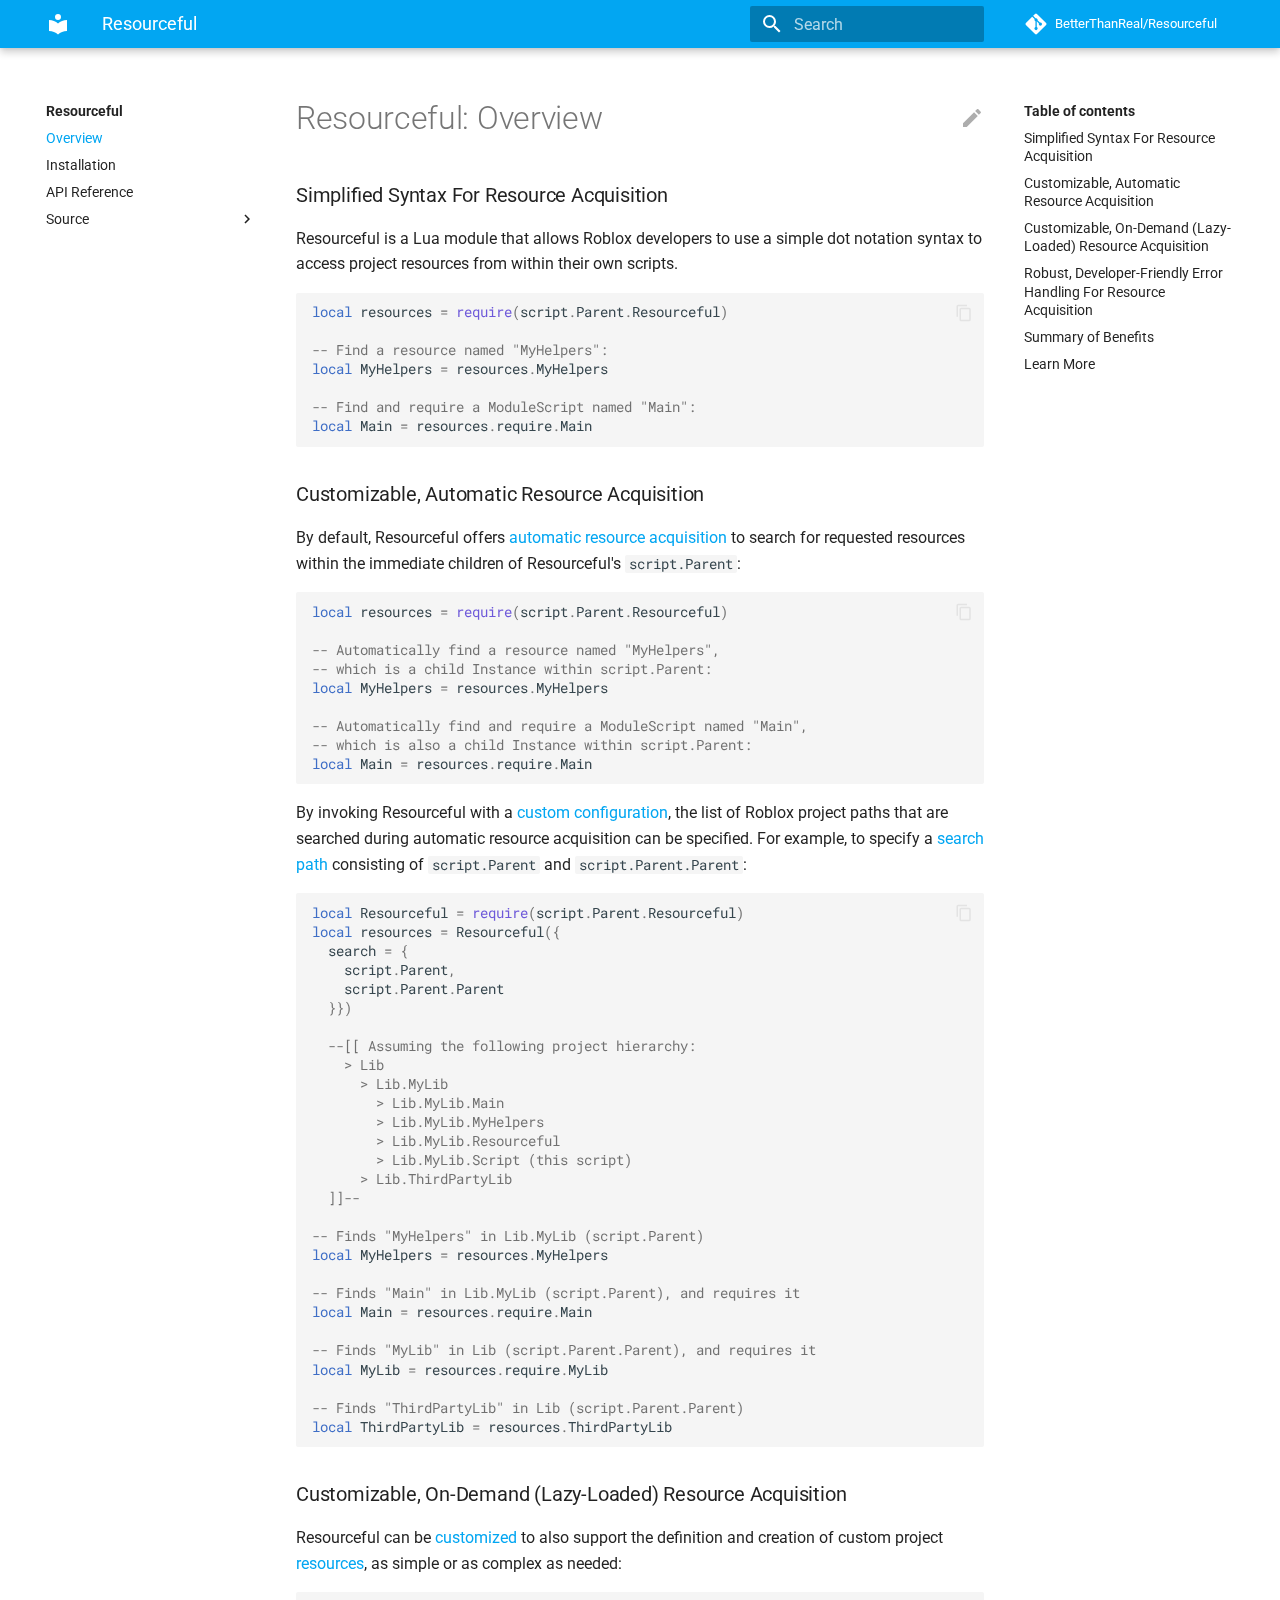
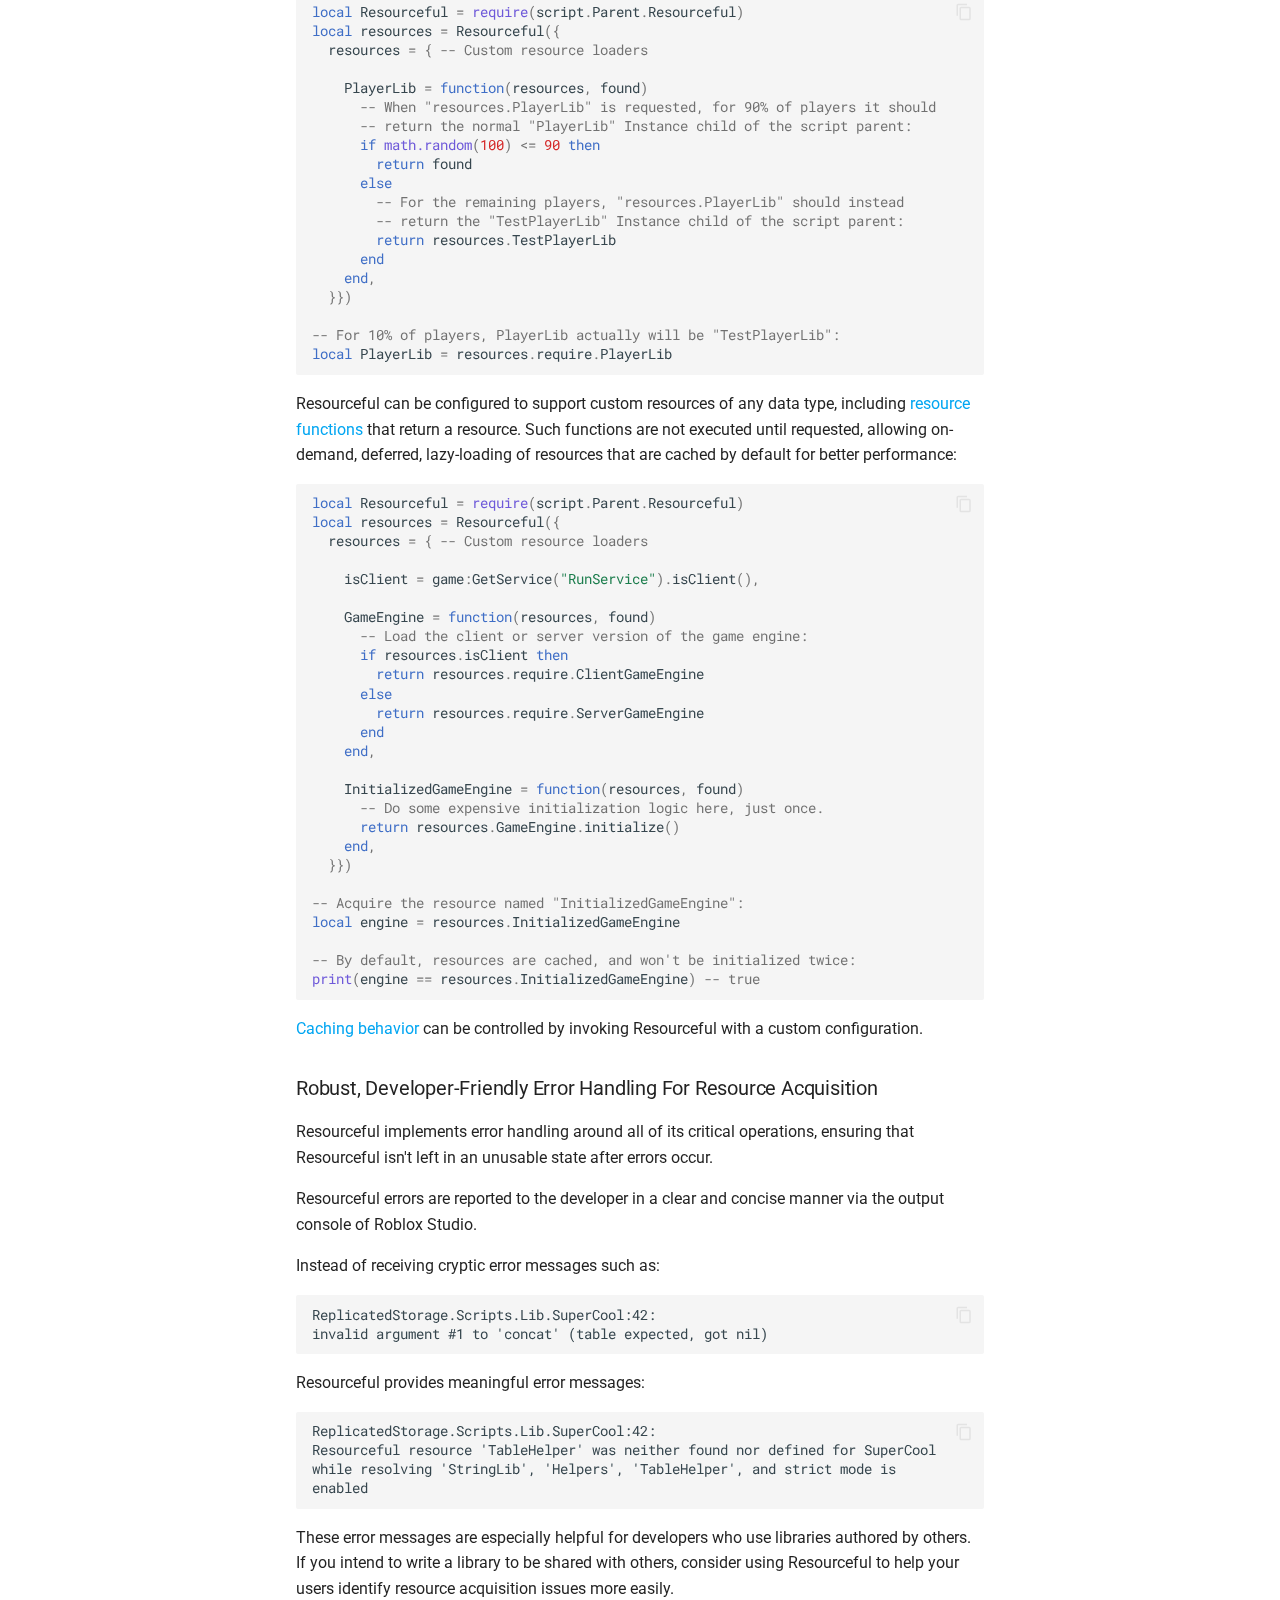
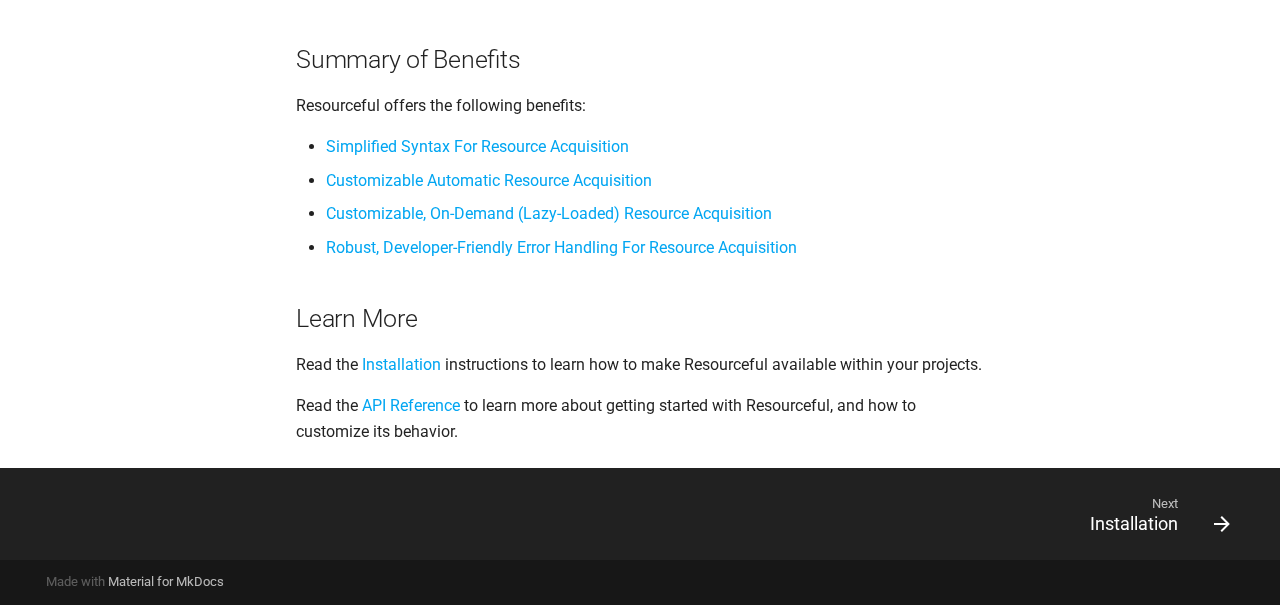
<file: index.html>
<!doctype html>
<html lang="en" class="no-js">
  <head>
    
      <meta charset="utf-8">
      <meta name="viewport" content="width=device-width,initial-scale=1">
      
      
      
      
      <link rel="icon" href="assets/images/favicon.png">
      <meta name="generator" content="mkdocs-1.1.2, mkdocs-material-7.1.3">
    
    
      
        <title>Resourceful</title>
      
    
    
      <link rel="stylesheet" href="assets/stylesheets/main.e35208c4.min.css">
      
        
        <link rel="stylesheet" href="assets/stylesheets/palette.ef6f36e2.min.css">
        
          
          
          <meta name="theme-color" content="#02a6f2">
        
      
    
    
    
      
        
        <link rel="preconnect" href="https://fonts.gstatic.com" crossorigin>
        <link rel="stylesheet" href="https://fonts.googleapis.com/css?family=Roboto:300,400,400i,700%7CRoboto+Mono&display=fallback">
        <style>:root{--md-text-font-family:"Roboto";--md-code-font-family:"Roboto Mono"}</style>
      
    
    
    
      <link rel="stylesheet" href="css/extra.css">
    
    
      
    
    
  </head>
  
  
    
    
    
    
    
    <body dir="ltr" data-md-color-scheme="preference" data-md-color-primary="light-blue" data-md-color-accent="light-blue">
  
    
    <script>function __prefix(e){return new URL(".",location).pathname+"."+e}function __get(e,t=localStorage){return JSON.parse(t.getItem(__prefix(e)))}</script>
    
    <input class="md-toggle" data-md-toggle="drawer" type="checkbox" id="__drawer" autocomplete="off">
    <input class="md-toggle" data-md-toggle="search" type="checkbox" id="__search" autocomplete="off">
    <label class="md-overlay" for="__drawer"></label>
    <div data-md-component="skip">
      
        
        <a href="#resourceful-overview" class="md-skip">
          Skip to content
        </a>
      
    </div>
    <div data-md-component="announce">
      
    </div>
    
      <header class="md-header" data-md-component="header">
  <nav class="md-header__inner md-grid" aria-label="Header">
    <a href="." title="Resourceful" class="md-header__button md-logo" aria-label="Resourceful" data-md-component="logo">
      
  
  <svg xmlns="http://www.w3.org/2000/svg" viewBox="0 0 24 24"><path d="M12 8a3 3 0 0 0 3-3 3 3 0 0 0-3-3 3 3 0 0 0-3 3 3 3 0 0 0 3 3m0 3.54C9.64 9.35 6.5 8 3 8v11c3.5 0 6.64 1.35 9 3.54 2.36-2.19 5.5-3.54 9-3.54V8c-3.5 0-6.64 1.35-9 3.54z"/></svg>

    </a>
    <label class="md-header__button md-icon" for="__drawer">
      <svg xmlns="http://www.w3.org/2000/svg" viewBox="0 0 24 24"><path d="M3 6h18v2H3V6m0 5h18v2H3v-2m0 5h18v2H3v-2z"/></svg>
    </label>
    <div class="md-header__title" data-md-component="header-title">
      <div class="md-header__ellipsis">
        <div class="md-header__topic">
          <span class="md-ellipsis">
            Resourceful
          </span>
        </div>
        <div class="md-header__topic" data-md-component="header-topic">
          <span class="md-ellipsis">
            
              Overview
            
          </span>
        </div>
      </div>
    </div>
    
    
    
      <label class="md-header__button md-icon" for="__search">
        <svg xmlns="http://www.w3.org/2000/svg" viewBox="0 0 24 24"><path d="M9.5 3A6.5 6.5 0 0 1 16 9.5c0 1.61-.59 3.09-1.56 4.23l.27.27h.79l5 5-1.5 1.5-5-5v-.79l-.27-.27A6.516 6.516 0 0 1 9.5 16 6.5 6.5 0 0 1 3 9.5 6.5 6.5 0 0 1 9.5 3m0 2C7 5 5 7 5 9.5S7 14 9.5 14 14 12 14 9.5 12 5 9.5 5z"/></svg>
      </label>
      
<div class="md-search" data-md-component="search" role="dialog">
  <label class="md-search__overlay" for="__search"></label>
  <div class="md-search__inner" role="search">
    <form class="md-search__form" name="search">
      <input type="text" class="md-search__input" name="query" aria-label="Search" placeholder="Search" autocapitalize="off" autocorrect="off" autocomplete="off" spellcheck="false" data-md-component="search-query" data-md-state="active" required>
      <label class="md-search__icon md-icon" for="__search">
        <svg xmlns="http://www.w3.org/2000/svg" viewBox="0 0 24 24"><path d="M9.5 3A6.5 6.5 0 0 1 16 9.5c0 1.61-.59 3.09-1.56 4.23l.27.27h.79l5 5-1.5 1.5-5-5v-.79l-.27-.27A6.516 6.516 0 0 1 9.5 16 6.5 6.5 0 0 1 3 9.5 6.5 6.5 0 0 1 9.5 3m0 2C7 5 5 7 5 9.5S7 14 9.5 14 14 12 14 9.5 12 5 9.5 5z"/></svg>
        <svg xmlns="http://www.w3.org/2000/svg" viewBox="0 0 24 24"><path d="M20 11v2H8l5.5 5.5-1.42 1.42L4.16 12l7.92-7.92L13.5 5.5 8 11h12z"/></svg>
      </label>
      <button type="reset" class="md-search__icon md-icon" aria-label="Clear" tabindex="-1">
        <svg xmlns="http://www.w3.org/2000/svg" viewBox="0 0 24 24"><path d="M19 6.41 17.59 5 12 10.59 6.41 5 5 6.41 10.59 12 5 17.59 6.41 19 12 13.41 17.59 19 19 17.59 13.41 12 19 6.41z"/></svg>
      </button>
    </form>
    <div class="md-search__output">
      <div class="md-search__scrollwrap" data-md-scrollfix>
        <div class="md-search-result" data-md-component="search-result">
          <div class="md-search-result__meta">
            Initializing search
          </div>
          <ol class="md-search-result__list"></ol>
        </div>
      </div>
    </div>
  </div>
</div>
    
    
      <div class="md-header__source">
        
<a href="https://github.com/BetterThanReal/Resourceful/" title="Go to repository" class="md-source" data-md-component="source">
  <div class="md-source__icon md-icon">
    
    <svg xmlns="http://www.w3.org/2000/svg" viewBox="0 0 448 512"><path d="M439.55 236.05 244 40.45a28.87 28.87 0 0 0-40.81 0l-40.66 40.63 51.52 51.52c27.06-9.14 52.68 16.77 43.39 43.68l49.66 49.66c34.23-11.8 61.18 31 35.47 56.69-26.49 26.49-70.21-2.87-56-37.34L240.22 199v121.85c25.3 12.54 22.26 41.85 9.08 55a34.34 34.34 0 0 1-48.55 0c-17.57-17.6-11.07-46.91 11.25-56v-123c-20.8-8.51-24.6-30.74-18.64-45L142.57 101 8.45 235.14a28.86 28.86 0 0 0 0 40.81l195.61 195.6a28.86 28.86 0 0 0 40.8 0l194.69-194.69a28.86 28.86 0 0 0 0-40.81z"/></svg>
  </div>
  <div class="md-source__repository">
    BetterThanReal/Resourceful
  </div>
</a>
      </div>
    
  </nav>
</header>
    
    <div class="md-container" data-md-component="container">
      
      
        
      
      <main class="md-main" data-md-component="main">
        <div class="md-main__inner md-grid">
          
            
              
              <div class="md-sidebar md-sidebar--primary" data-md-component="sidebar" data-md-type="navigation" >
                <div class="md-sidebar__scrollwrap">
                  <div class="md-sidebar__inner">
                    


<nav class="md-nav md-nav--primary" aria-label="Navigation" data-md-level="0">
  <label class="md-nav__title" for="__drawer">
    <a href="." title="Resourceful" class="md-nav__button md-logo" aria-label="Resourceful" data-md-component="logo">
      
  
  <svg xmlns="http://www.w3.org/2000/svg" viewBox="0 0 24 24"><path d="M12 8a3 3 0 0 0 3-3 3 3 0 0 0-3-3 3 3 0 0 0-3 3 3 3 0 0 0 3 3m0 3.54C9.64 9.35 6.5 8 3 8v11c3.5 0 6.64 1.35 9 3.54 2.36-2.19 5.5-3.54 9-3.54V8c-3.5 0-6.64 1.35-9 3.54z"/></svg>

    </a>
    Resourceful
  </label>
  
    <div class="md-nav__source">
      
<a href="https://github.com/BetterThanReal/Resourceful/" title="Go to repository" class="md-source" data-md-component="source">
  <div class="md-source__icon md-icon">
    
    <svg xmlns="http://www.w3.org/2000/svg" viewBox="0 0 448 512"><path d="M439.55 236.05 244 40.45a28.87 28.87 0 0 0-40.81 0l-40.66 40.63 51.52 51.52c27.06-9.14 52.68 16.77 43.39 43.68l49.66 49.66c34.23-11.8 61.18 31 35.47 56.69-26.49 26.49-70.21-2.87-56-37.34L240.22 199v121.85c25.3 12.54 22.26 41.85 9.08 55a34.34 34.34 0 0 1-48.55 0c-17.57-17.6-11.07-46.91 11.25-56v-123c-20.8-8.51-24.6-30.74-18.64-45L142.57 101 8.45 235.14a28.86 28.86 0 0 0 0 40.81l195.61 195.6a28.86 28.86 0 0 0 40.8 0l194.69-194.69a28.86 28.86 0 0 0 0-40.81z"/></svg>
  </div>
  <div class="md-source__repository">
    BetterThanReal/Resourceful
  </div>
</a>
    </div>
  
  <ul class="md-nav__list" data-md-scrollfix>
    
      
      
      

  
  
    
  
  
    <li class="md-nav__item md-nav__item--active">
      
      <input class="md-nav__toggle md-toggle" data-md-toggle="toc" type="checkbox" id="__toc">
      
      
        
      
      
        <label class="md-nav__link md-nav__link--active" for="__toc">
          Overview
          <span class="md-nav__icon md-icon"></span>
        </label>
      
      <a href="." class="md-nav__link md-nav__link--active">
        Overview
      </a>
      
        
<nav class="md-nav md-nav--secondary" aria-label="Table of contents">
  
  
  
    
  
  
    <label class="md-nav__title" for="__toc">
      <span class="md-nav__icon md-icon"></span>
      Table of contents
    </label>
    <ul class="md-nav__list" data-md-component="toc" data-md-scrollfix>
      
        <li class="md-nav__item">
  <a href="#simplified-syntax-for-resource-acquisition" class="md-nav__link">
    Simplified Syntax For Resource Acquisition
  </a>
  
</li>
      
        <li class="md-nav__item">
  <a href="#customizable-automatic-resource-acquisition" class="md-nav__link">
    Customizable, Automatic Resource Acquisition
  </a>
  
</li>
      
        <li class="md-nav__item">
  <a href="#customizable-on-demand-lazy-loaded-resource-acquisition" class="md-nav__link">
    Customizable, On-Demand (Lazy-Loaded) Resource Acquisition
  </a>
  
</li>
      
        <li class="md-nav__item">
  <a href="#robust-developer-friendly-error-handling-for-resource-acquisition" class="md-nav__link">
    Robust, Developer-Friendly Error Handling For Resource Acquisition
  </a>
  
</li>
      
        <li class="md-nav__item">
  <a href="#summary-of-benefits" class="md-nav__link">
    Summary of Benefits
  </a>
  
</li>
      
        <li class="md-nav__item">
  <a href="#learn-more" class="md-nav__link">
    Learn More
  </a>
  
</li>
      
    </ul>
  
</nav>
      
    </li>
  

    
      
      
      

  
  
  
    <li class="md-nav__item">
      <a href="installation/" class="md-nav__link">
        Installation
      </a>
    </li>
  

    
      
      
      

  
  
  
    <li class="md-nav__item">
      <a href="api-reference/" class="md-nav__link">
        API Reference
      </a>
    </li>
  

    
      
      
      

  
  
  
    
    <li class="md-nav__item md-nav__item--nested">
      
      
        <input class="md-nav__toggle md-toggle" data-md-toggle="__nav_4" type="checkbox" id="__nav_4" >
      
      <label class="md-nav__link" for="__nav_4">
        Source
        <span class="md-nav__icon md-icon"></span>
      </label>
      <nav class="md-nav" aria-label="Source" data-md-level="1">
        <label class="md-nav__title" for="__nav_4">
          <span class="md-nav__icon md-icon"></span>
          Source
        </label>
        <ul class="md-nav__list" data-md-scrollfix>
          
            
  
  
  
    <li class="md-nav__item">
      <a href="changelog/" class="md-nav__link">
        Changelog
      </a>
    </li>
  

          
            
  
  
  
    <li class="md-nav__item">
      <a href="license/" class="md-nav__link">
        License
      </a>
    </li>
  

          
        </ul>
      </nav>
    </li>
  

    
  </ul>
</nav>
                  </div>
                </div>
              </div>
            
            
              
              <div class="md-sidebar md-sidebar--secondary" data-md-component="sidebar" data-md-type="toc" >
                <div class="md-sidebar__scrollwrap">
                  <div class="md-sidebar__inner">
                    
<nav class="md-nav md-nav--secondary" aria-label="Table of contents">
  
  
  
    
  
  
    <label class="md-nav__title" for="__toc">
      <span class="md-nav__icon md-icon"></span>
      Table of contents
    </label>
    <ul class="md-nav__list" data-md-component="toc" data-md-scrollfix>
      
        <li class="md-nav__item">
  <a href="#simplified-syntax-for-resource-acquisition" class="md-nav__link">
    Simplified Syntax For Resource Acquisition
  </a>
  
</li>
      
        <li class="md-nav__item">
  <a href="#customizable-automatic-resource-acquisition" class="md-nav__link">
    Customizable, Automatic Resource Acquisition
  </a>
  
</li>
      
        <li class="md-nav__item">
  <a href="#customizable-on-demand-lazy-loaded-resource-acquisition" class="md-nav__link">
    Customizable, On-Demand (Lazy-Loaded) Resource Acquisition
  </a>
  
</li>
      
        <li class="md-nav__item">
  <a href="#robust-developer-friendly-error-handling-for-resource-acquisition" class="md-nav__link">
    Robust, Developer-Friendly Error Handling For Resource Acquisition
  </a>
  
</li>
      
        <li class="md-nav__item">
  <a href="#summary-of-benefits" class="md-nav__link">
    Summary of Benefits
  </a>
  
</li>
      
        <li class="md-nav__item">
  <a href="#learn-more" class="md-nav__link">
    Learn More
  </a>
  
</li>
      
    </ul>
  
</nav>
                  </div>
                </div>
              </div>
            
          
          <div class="md-content" data-md-component="content">
            <article class="md-content__inner md-typeset">
              
                
                  <a href="https://github.com/BetterThanReal/Resourceful/edit/master/docs/index.md" title="Edit this page" class="md-content__button md-icon">
                    <svg xmlns="http://www.w3.org/2000/svg" viewBox="0 0 24 24"><path d="M20.71 7.04c.39-.39.39-1.04 0-1.41l-2.34-2.34c-.37-.39-1.02-.39-1.41 0l-1.84 1.83 3.75 3.75M3 17.25V21h3.75L17.81 9.93l-3.75-3.75L3 17.25z"/></svg>
                  </a>
                
                
                <h1 id="resourceful-overview">Resourceful: Overview<a class="headerlink" href="#resourceful-overview" title="Permanent link">&para;</a></h1>
<h3 id="simplified-syntax-for-resource-acquisition">Simplified Syntax For Resource Acquisition<a class="headerlink" href="#simplified-syntax-for-resource-acquisition" title="Permanent link">&para;</a></h3>
<p>Resourceful is a Lua module that allows Roblox developers to use a simple
dot notation syntax to access project resources from within their own scripts.</p>
<div class="highlight"><pre><span></span><code><span class="kd">local</span> <span class="n">resources</span> <span class="o">=</span> <span class="nb">require</span><span class="p">(</span><span class="n">script</span><span class="p">.</span><span class="n">Parent</span><span class="p">.</span><span class="n">Resourceful</span><span class="p">)</span>

<span class="c1">-- Find a resource named &quot;MyHelpers&quot;:</span>
<span class="kd">local</span> <span class="n">MyHelpers</span> <span class="o">=</span> <span class="n">resources</span><span class="p">.</span><span class="n">MyHelpers</span>

<span class="c1">-- Find and require a ModuleScript named &quot;Main&quot;:</span>
<span class="kd">local</span> <span class="n">Main</span> <span class="o">=</span> <span class="n">resources</span><span class="p">.</span><span class="n">require</span><span class="p">.</span><span class="n">Main</span>
</code></pre></div>
<h3 id="customizable-automatic-resource-acquisition">Customizable, Automatic Resource Acquisition<a class="headerlink" href="#customizable-automatic-resource-acquisition" title="Permanent link">&para;</a></h3>
<p>By default, Resourceful offers
<a href="api-reference/#automatic-resource-acquisition" title="API Reference: Automatic Resource Acquisition">automatic resource acquisition</a> to search
for requested resources within the immediate children of Resourceful's
<code>script.Parent</code>:</p>
<div class="highlight"><pre><span></span><code><span class="kd">local</span> <span class="n">resources</span> <span class="o">=</span> <span class="nb">require</span><span class="p">(</span><span class="n">script</span><span class="p">.</span><span class="n">Parent</span><span class="p">.</span><span class="n">Resourceful</span><span class="p">)</span>

<span class="c1">-- Automatically find a resource named &quot;MyHelpers&quot;,</span>
<span class="c1">-- which is a child Instance within script.Parent:</span>
<span class="kd">local</span> <span class="n">MyHelpers</span> <span class="o">=</span> <span class="n">resources</span><span class="p">.</span><span class="n">MyHelpers</span>

<span class="c1">-- Automatically find and require a ModuleScript named &quot;Main&quot;,</span>
<span class="c1">-- which is also a child Instance within script.Parent:</span>
<span class="kd">local</span> <span class="n">Main</span> <span class="o">=</span> <span class="n">resources</span><span class="p">.</span><span class="n">require</span><span class="p">.</span><span class="n">Main</span>
</code></pre></div>
<p>By invoking Resourceful with a <a href="api-reference/#function-resourceful" title="API Reference: Function: Resourceful()">custom configuration</a>,
the list of Roblox project paths that are searched during automatic resource
acquisition can be specified.  For example, to specify a
<a href="api-reference/#config-property-search" title="API Reference: config Property: search">search path</a> consisting of <code>script.Parent</code> and
<code>script.Parent.Parent</code>:</p>
<div class="highlight"><pre><span></span><code><span class="kd">local</span> <span class="n">Resourceful</span> <span class="o">=</span> <span class="nb">require</span><span class="p">(</span><span class="n">script</span><span class="p">.</span><span class="n">Parent</span><span class="p">.</span><span class="n">Resourceful</span><span class="p">)</span>
<span class="kd">local</span> <span class="n">resources</span> <span class="o">=</span> <span class="n">Resourceful</span><span class="p">({</span>
  <span class="n">search</span> <span class="o">=</span> <span class="p">{</span>
    <span class="n">script</span><span class="p">.</span><span class="n">Parent</span><span class="p">,</span>
    <span class="n">script</span><span class="p">.</span><span class="n">Parent</span><span class="p">.</span><span class="n">Parent</span>
  <span class="p">}})</span>

  <span class="cm">--[[ Assuming the following project hierarchy:</span>
<span class="cm">    &gt; Lib</span>
<span class="cm">      &gt; Lib.MyLib</span>
<span class="cm">        &gt; Lib.MyLib.Main</span>
<span class="cm">        &gt; Lib.MyLib.MyHelpers</span>
<span class="cm">        &gt; Lib.MyLib.Resourceful</span>
<span class="cm">        &gt; Lib.MyLib.Script (this script)</span>
<span class="cm">      &gt; Lib.ThirdPartyLib</span>
<span class="cm">  ]]</span><span class="c1">--</span>

<span class="c1">-- Finds &quot;MyHelpers&quot; in Lib.MyLib (script.Parent)</span>
<span class="kd">local</span> <span class="n">MyHelpers</span> <span class="o">=</span> <span class="n">resources</span><span class="p">.</span><span class="n">MyHelpers</span>

<span class="c1">-- Finds &quot;Main&quot; in Lib.MyLib (script.Parent), and requires it</span>
<span class="kd">local</span> <span class="n">Main</span> <span class="o">=</span> <span class="n">resources</span><span class="p">.</span><span class="n">require</span><span class="p">.</span><span class="n">Main</span>

<span class="c1">-- Finds &quot;MyLib&quot; in Lib (script.Parent.Parent), and requires it</span>
<span class="kd">local</span> <span class="n">MyLib</span> <span class="o">=</span> <span class="n">resources</span><span class="p">.</span><span class="n">require</span><span class="p">.</span><span class="n">MyLib</span>

<span class="c1">-- Finds &quot;ThirdPartyLib&quot; in Lib (script.Parent.Parent)</span>
<span class="kd">local</span> <span class="n">ThirdPartyLib</span> <span class="o">=</span> <span class="n">resources</span><span class="p">.</span><span class="n">ThirdPartyLib</span>
</code></pre></div>
<h3 id="customizable-on-demand-lazy-loaded-resource-acquisition">Customizable, On-Demand (Lazy-Loaded) Resource Acquisition<a class="headerlink" href="#customizable-on-demand-lazy-loaded-resource-acquisition" title="Permanent link">&para;</a></h3>
<p>Resourceful can be <a href="api-reference/#function-resourceful" title="API Reference: Function: Resourceful()">customized</a> to also support the
definition and creation of custom project
<a href="api-reference/#config-property-resources" title="API Reference: config Property: resources">resources</a>, as simple or as complex as needed:</p>
<div class="highlight"><pre><span></span><code><span class="kd">local</span> <span class="n">Resourceful</span> <span class="o">=</span> <span class="nb">require</span><span class="p">(</span><span class="n">script</span><span class="p">.</span><span class="n">Parent</span><span class="p">.</span><span class="n">Resourceful</span><span class="p">)</span>
<span class="kd">local</span> <span class="n">resources</span> <span class="o">=</span> <span class="n">Resourceful</span><span class="p">({</span>
  <span class="n">resources</span> <span class="o">=</span> <span class="p">{</span> <span class="c1">-- Custom resource loaders</span>

    <span class="n">PlayerLib</span> <span class="o">=</span> <span class="kr">function</span><span class="p">(</span><span class="n">resources</span><span class="p">,</span> <span class="n">found</span><span class="p">)</span>
      <span class="c1">-- When &quot;resources.PlayerLib&quot; is requested, for 90% of players it should</span>
      <span class="c1">-- return the normal &quot;PlayerLib&quot; Instance child of the script parent:</span>
      <span class="kr">if</span> <span class="nb">math.random</span><span class="p">(</span><span class="mi">100</span><span class="p">)</span> <span class="o">&lt;=</span> <span class="mi">90</span> <span class="kr">then</span>
        <span class="kr">return</span> <span class="n">found</span>
      <span class="kr">else</span>
        <span class="c1">-- For the remaining players, &quot;resources.PlayerLib&quot; should instead</span>
        <span class="c1">-- return the &quot;TestPlayerLib&quot; Instance child of the script parent:</span>
        <span class="kr">return</span> <span class="n">resources</span><span class="p">.</span><span class="n">TestPlayerLib</span>
      <span class="kr">end</span>
    <span class="kr">end</span><span class="p">,</span>
  <span class="p">}})</span>

<span class="c1">-- For 10% of players, PlayerLib actually will be &quot;TestPlayerLib&quot;:</span>
<span class="kd">local</span> <span class="n">PlayerLib</span> <span class="o">=</span> <span class="n">resources</span><span class="p">.</span><span class="n">require</span><span class="p">.</span><span class="n">PlayerLib</span>
</code></pre></div>
<p>Resourceful can be configured to support custom resources of any data type,
including <a href="api-reference/#resource-functions" title="API Reference: Resource Functions">resource functions</a> that return a resource.
Such functions are not executed until requested, allowing on-demand, deferred,
lazy-loading of resources that are cached by default for better performance:</p>
<div class="highlight"><pre><span></span><code><span class="kd">local</span> <span class="n">Resourceful</span> <span class="o">=</span> <span class="nb">require</span><span class="p">(</span><span class="n">script</span><span class="p">.</span><span class="n">Parent</span><span class="p">.</span><span class="n">Resourceful</span><span class="p">)</span>
<span class="kd">local</span> <span class="n">resources</span> <span class="o">=</span> <span class="n">Resourceful</span><span class="p">({</span>
  <span class="n">resources</span> <span class="o">=</span> <span class="p">{</span> <span class="c1">-- Custom resource loaders</span>

    <span class="n">isClient</span> <span class="o">=</span> <span class="n">game</span><span class="p">:</span><span class="n">GetService</span><span class="p">(</span><span class="s2">&quot;RunService&quot;</span><span class="p">).</span><span class="n">isClient</span><span class="p">(),</span>

    <span class="n">GameEngine</span> <span class="o">=</span> <span class="kr">function</span><span class="p">(</span><span class="n">resources</span><span class="p">,</span> <span class="n">found</span><span class="p">)</span>
      <span class="c1">-- Load the client or server version of the game engine:</span>
      <span class="kr">if</span> <span class="n">resources</span><span class="p">.</span><span class="n">isClient</span> <span class="kr">then</span>
        <span class="kr">return</span> <span class="n">resources</span><span class="p">.</span><span class="n">require</span><span class="p">.</span><span class="n">ClientGameEngine</span>
      <span class="kr">else</span>
        <span class="kr">return</span> <span class="n">resources</span><span class="p">.</span><span class="n">require</span><span class="p">.</span><span class="n">ServerGameEngine</span>
      <span class="kr">end</span>
    <span class="kr">end</span><span class="p">,</span>

    <span class="n">InitializedGameEngine</span> <span class="o">=</span> <span class="kr">function</span><span class="p">(</span><span class="n">resources</span><span class="p">,</span> <span class="n">found</span><span class="p">)</span>
      <span class="c1">-- Do some expensive initialization logic here, just once.</span>
      <span class="kr">return</span> <span class="n">resources</span><span class="p">.</span><span class="n">GameEngine</span><span class="p">.</span><span class="n">initialize</span><span class="p">()</span>
    <span class="kr">end</span><span class="p">,</span>
  <span class="p">}})</span>

<span class="c1">-- Acquire the resource named &quot;InitializedGameEngine&quot;:</span>
<span class="kd">local</span> <span class="n">engine</span> <span class="o">=</span> <span class="n">resources</span><span class="p">.</span><span class="n">InitializedGameEngine</span>

<span class="c1">-- By default, resources are cached, and won&#39;t be initialized twice:</span>
<span class="nb">print</span><span class="p">(</span><span class="n">engine</span> <span class="o">==</span> <span class="n">resources</span><span class="p">.</span><span class="n">InitializedGameEngine</span><span class="p">)</span> <span class="c1">-- true</span>
</code></pre></div>
<p><a href="api-reference/#config-property-iscached" title="API Reference: config Property: isCached">Caching behavior</a> can be controlled by invoking
Resourceful with a custom configuration.</p>
<h3 id="robust-developer-friendly-error-handling-for-resource-acquisition">Robust, Developer-Friendly Error Handling For Resource Acquisition<a class="headerlink" href="#robust-developer-friendly-error-handling-for-resource-acquisition" title="Permanent link">&para;</a></h3>
<p>Resourceful implements error handling around all of its critical operations,
ensuring that Resourceful isn't left in an unusable state after errors occur.</p>
<p>Resourceful errors are reported to the developer in a clear and concise manner
via the output console of Roblox Studio.</p>
<p>Instead of receiving cryptic error messages such as:</p>
<div class="highlight"><pre><span></span><code>ReplicatedStorage.Scripts.Lib.SuperCool:42:
invalid argument #1 to &#39;concat&#39; (table expected, got nil)
</code></pre></div>
<p>Resourceful provides meaningful error messages:</p>
<div class="highlight"><pre><span></span><code>ReplicatedStorage.Scripts.Lib.SuperCool:42:
Resourceful resource &#39;TableHelper&#39; was neither found nor defined for SuperCool
while resolving &#39;StringLib&#39;, &#39;Helpers&#39;, &#39;TableHelper&#39;, and strict mode is
enabled  
</code></pre></div>
<p>These error messages are especially helpful for developers who use libraries
authored by others.  If you intend to write a library to be shared with
others, consider using Resourceful to help your users identify resource
acquisition issues more easily.</p>
<h2 id="summary-of-benefits">Summary of Benefits<a class="headerlink" href="#summary-of-benefits" title="Permanent link">&para;</a></h2>
<p>Resourceful offers the following benefits:</p>
<ul>
<li><a href="#simplified-syntax-for-resource-acquisition">Simplified Syntax For Resource Acquisition</a></li>
<li><a href="#customizable-automatic-resource-acquisition">Customizable Automatic Resource Acquisition</a></li>
<li><a href="#customizable-on-demand-lazy-loaded-resource-acquisition">Customizable, On-Demand (Lazy-Loaded) Resource Acquisition</a></li>
<li><a href="#robust-developer-friendly-error-handling-for-resource-acquisition">Robust, Developer-Friendly Error Handling For Resource Acquisition</a></li>
</ul>
<h2 id="learn-more">Learn More<a class="headerlink" href="#learn-more" title="Permanent link">&para;</a></h2>
<p>Read the <a href="installation/" title="Installation">Installation</a> instructions to learn how to make Resourceful
available within your projects.</p>
<p>Read the <a href="api-reference/" title="API Reference">API Reference</a> to learn more about getting started with
Resourceful, and how to customize its behavior.</p>
                
              
              
                


              
            </article>
          </div>
        </div>
        
      </main>
      
        
<footer class="md-footer">
  
    <nav class="md-footer__inner md-grid" aria-label="Footer">
      
      
        <a href="installation/" class="md-footer__link md-footer__link--next" rel="next">
          <div class="md-footer__title">
            <div class="md-ellipsis">
              <span class="md-footer__direction">
                Next
              </span>
              Installation
            </div>
          </div>
          <div class="md-footer__button md-icon">
            <svg xmlns="http://www.w3.org/2000/svg" viewBox="0 0 24 24"><path d="M4 11v2h12l-5.5 5.5 1.42 1.42L19.84 12l-7.92-7.92L10.5 5.5 16 11H4z"/></svg>
          </div>
        </a>
      
    </nav>
  
  <div class="md-footer-meta md-typeset">
    <div class="md-footer-meta__inner md-grid">
      <div class="md-footer-copyright">
        
        Made with
        <a href="https://squidfunk.github.io/mkdocs-material/" target="_blank" rel="noopener">
          Material for MkDocs
        </a>
        
      </div>
      
    </div>
  </div>
</footer>
      
    </div>
    <div class="md-dialog" data-md-component="dialog">
      <div class="md-dialog__inner md-typeset"></div>
    </div>
    <script id="__config" type="application/json">{"base": ".", "features": [], "translations": {"clipboard.copy": "Copy to clipboard", "clipboard.copied": "Copied to clipboard", "search.config.lang": "en", "search.config.pipeline": "trimmer, stopWordFilter", "search.config.separator": "[\\s\\-]+", "search.placeholder": "Search", "search.result.placeholder": "Type to start searching", "search.result.none": "No matching documents", "search.result.one": "1 matching document", "search.result.other": "# matching documents", "search.result.more.one": "1 more on this page", "search.result.more.other": "# more on this page", "search.result.term.missing": "Missing"}, "search": "assets/javascripts/workers/search.fe42c31b.min.js", "version": null}</script>
    
    
      <script src="assets/javascripts/bundle.4ea5477f.min.js"></script>
      
    
  </body>
</html>
</file>
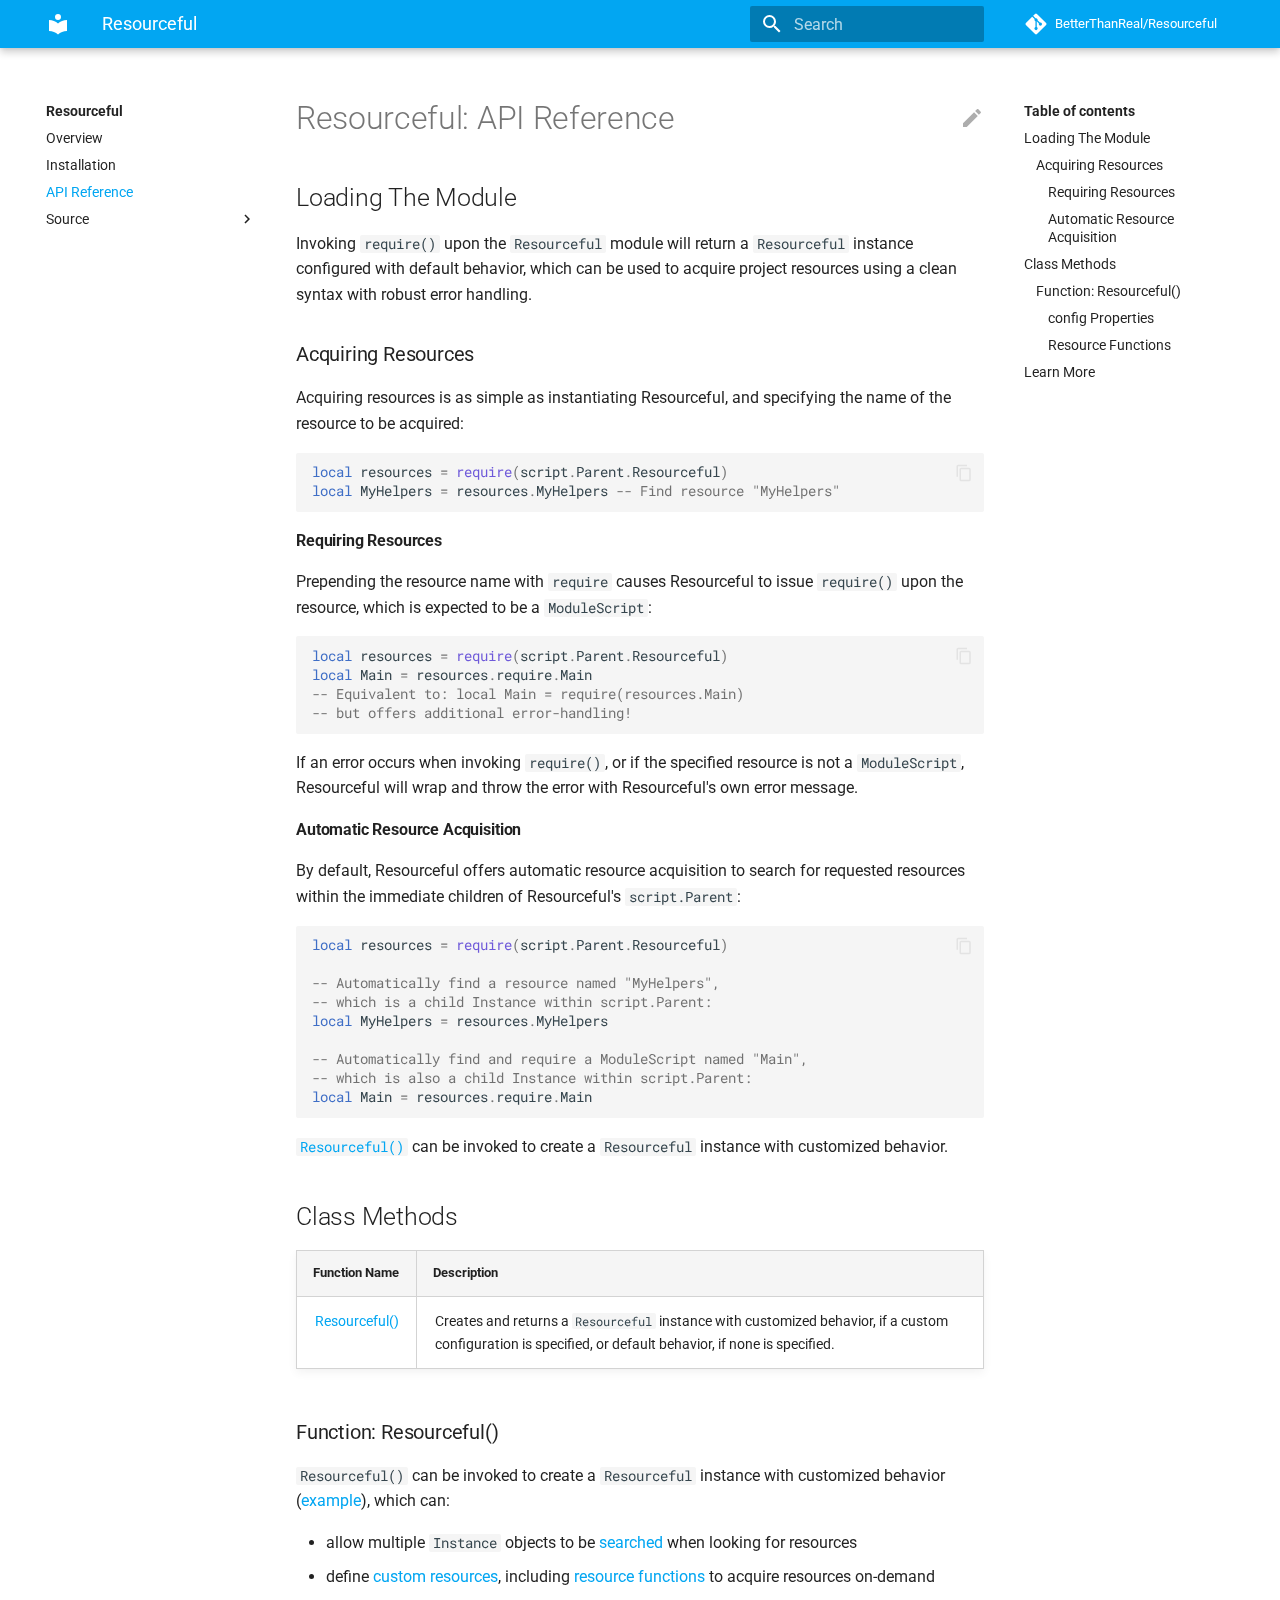
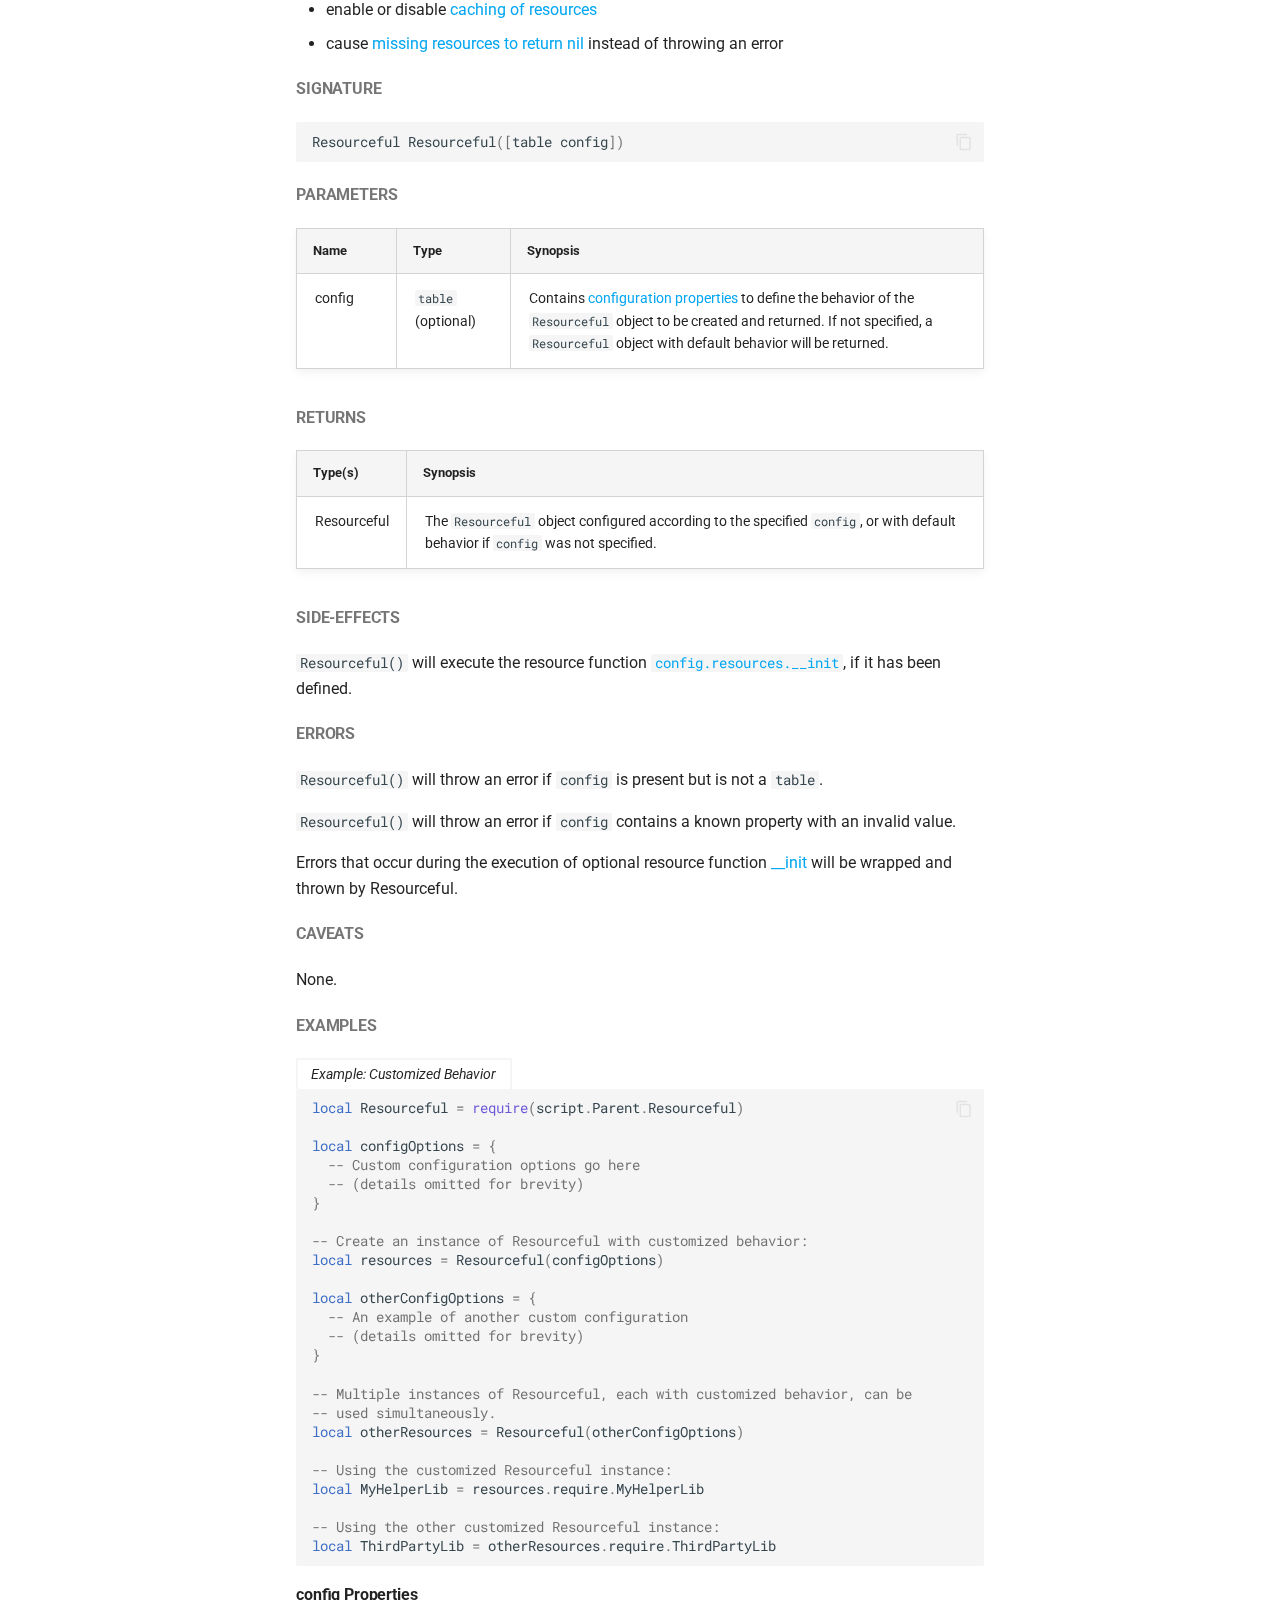
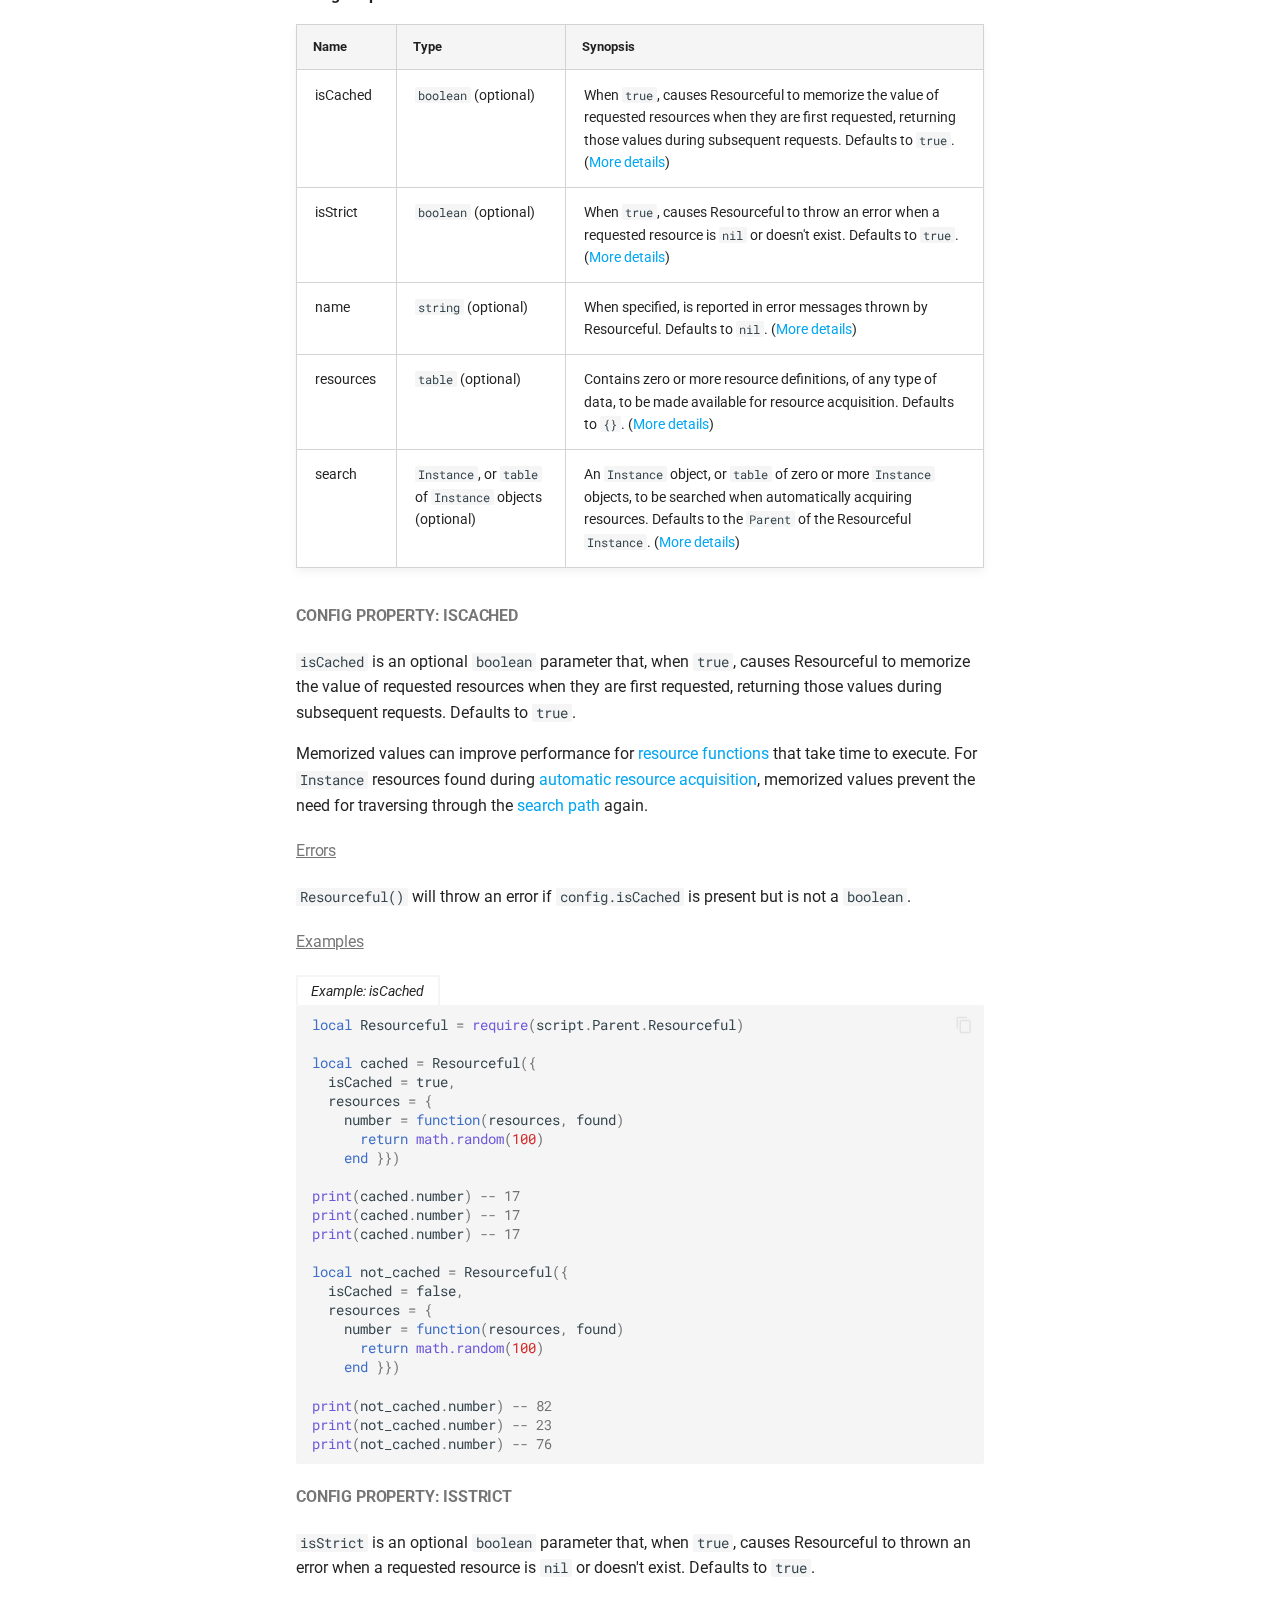
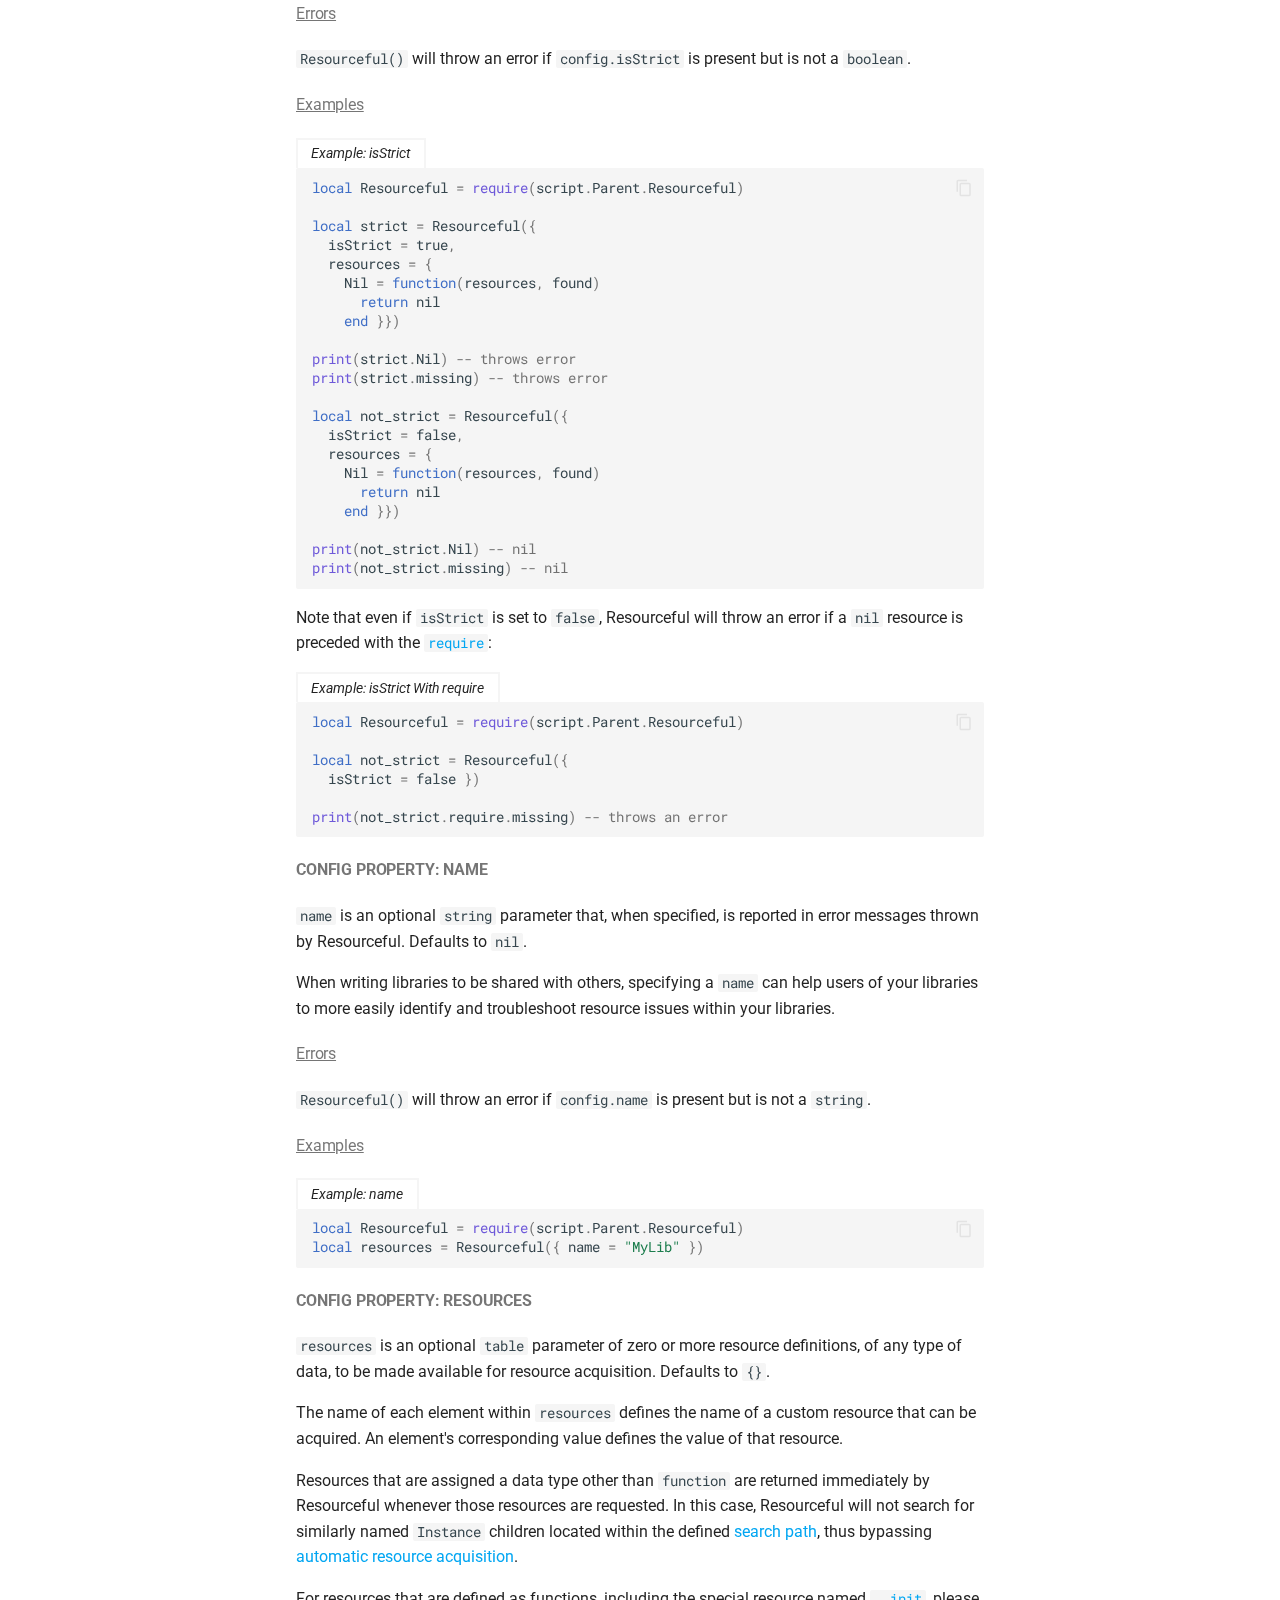
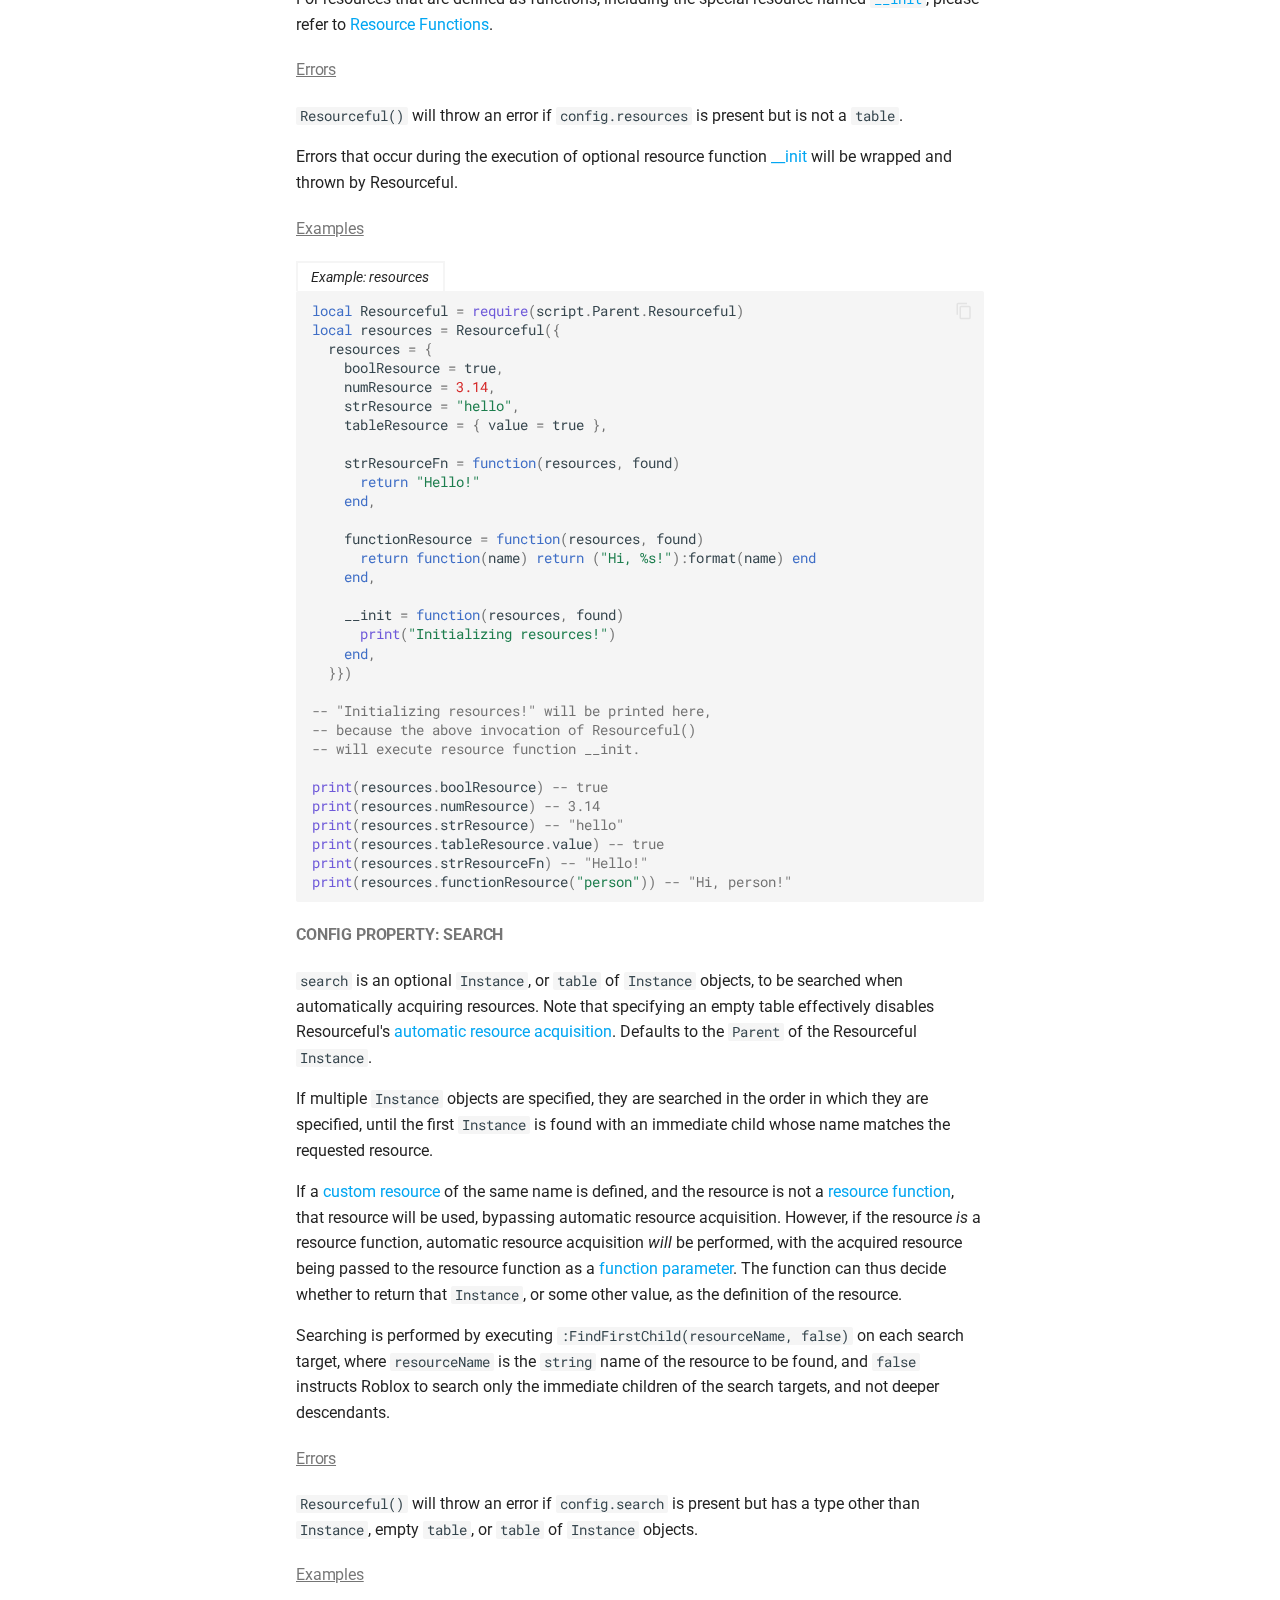
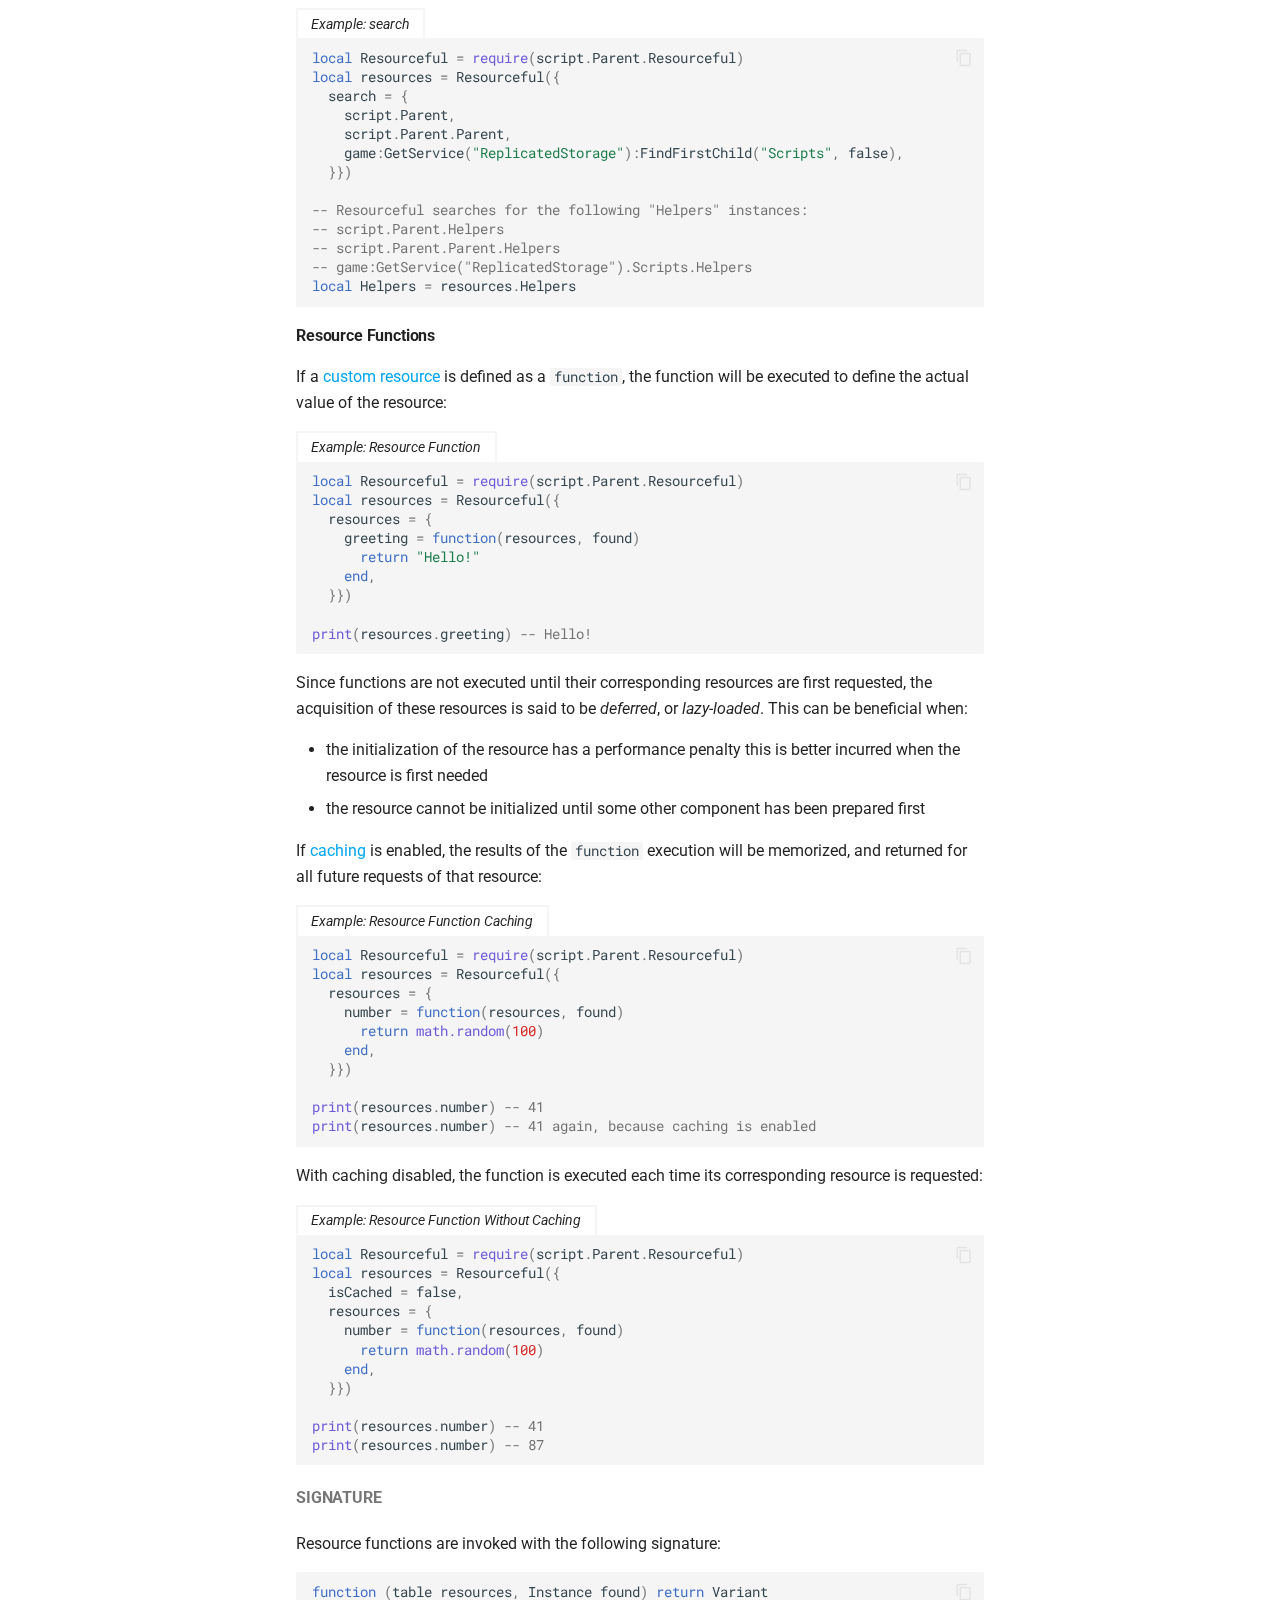
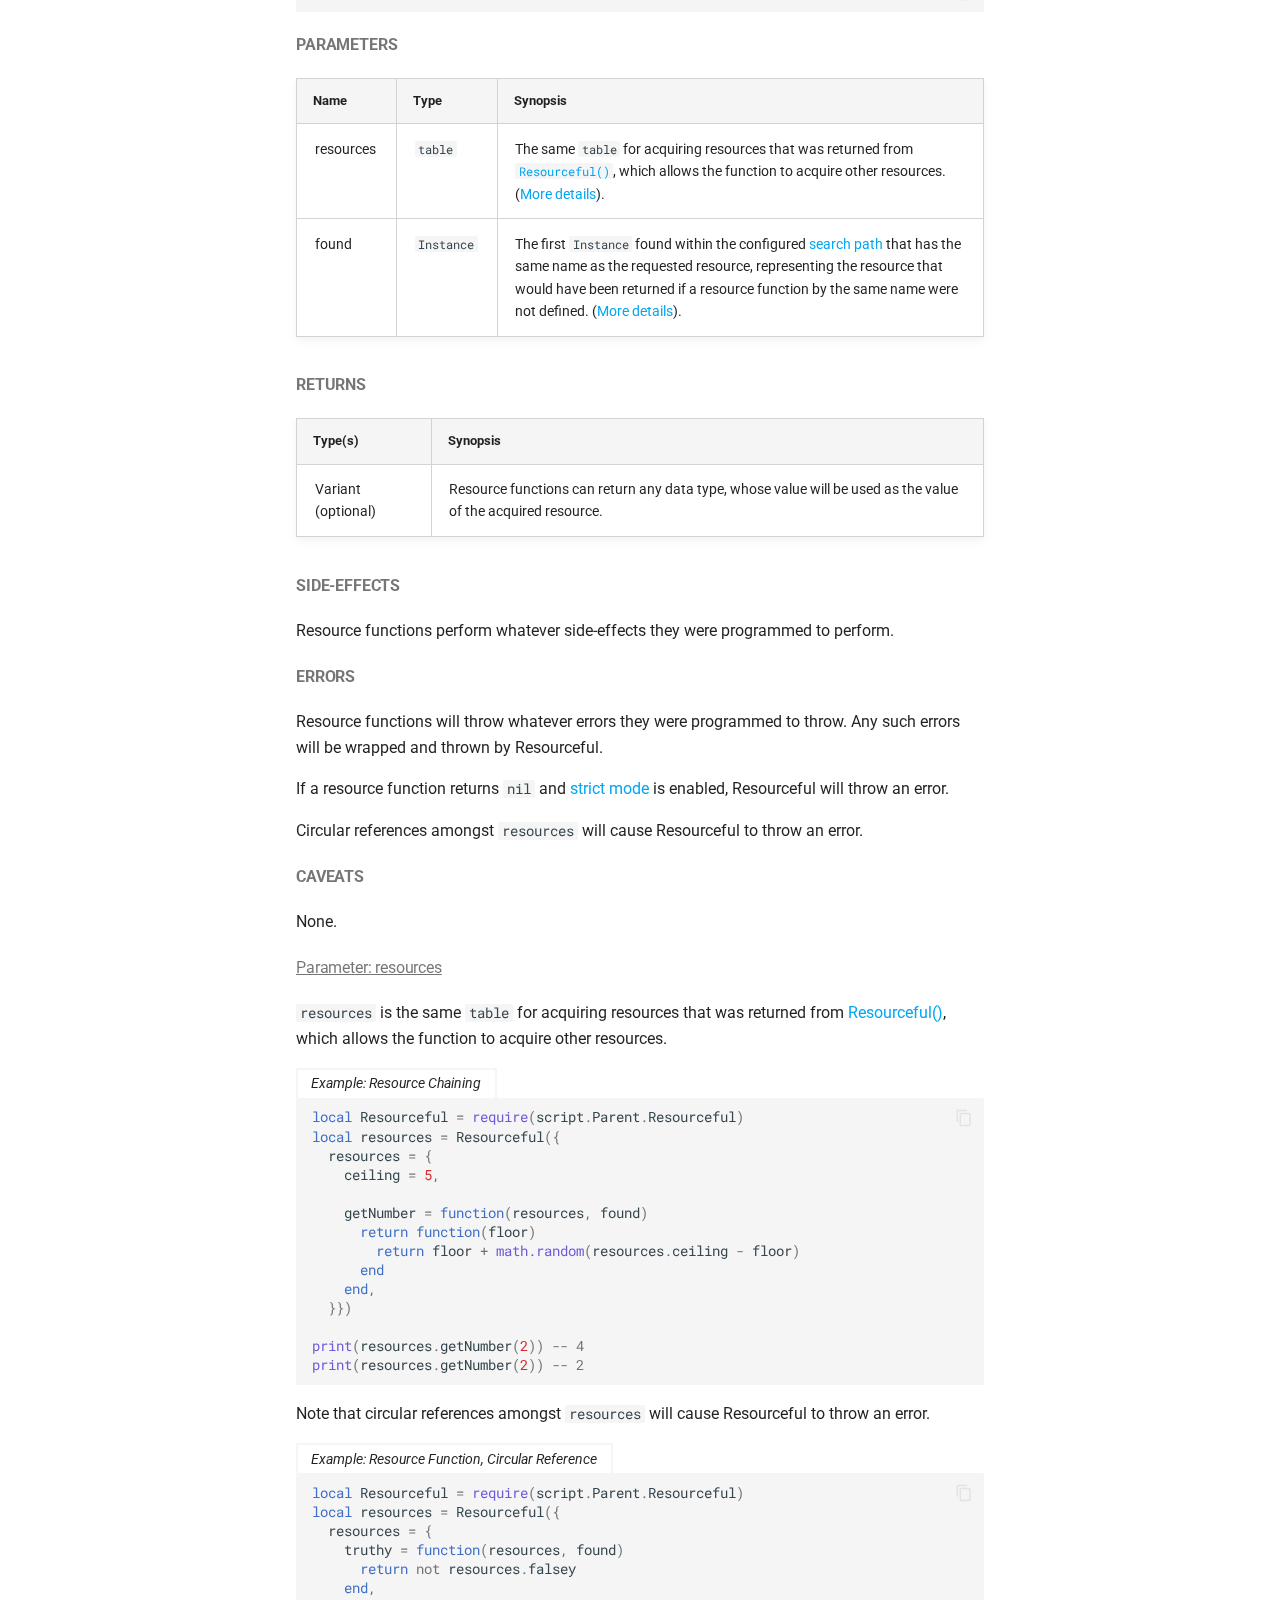
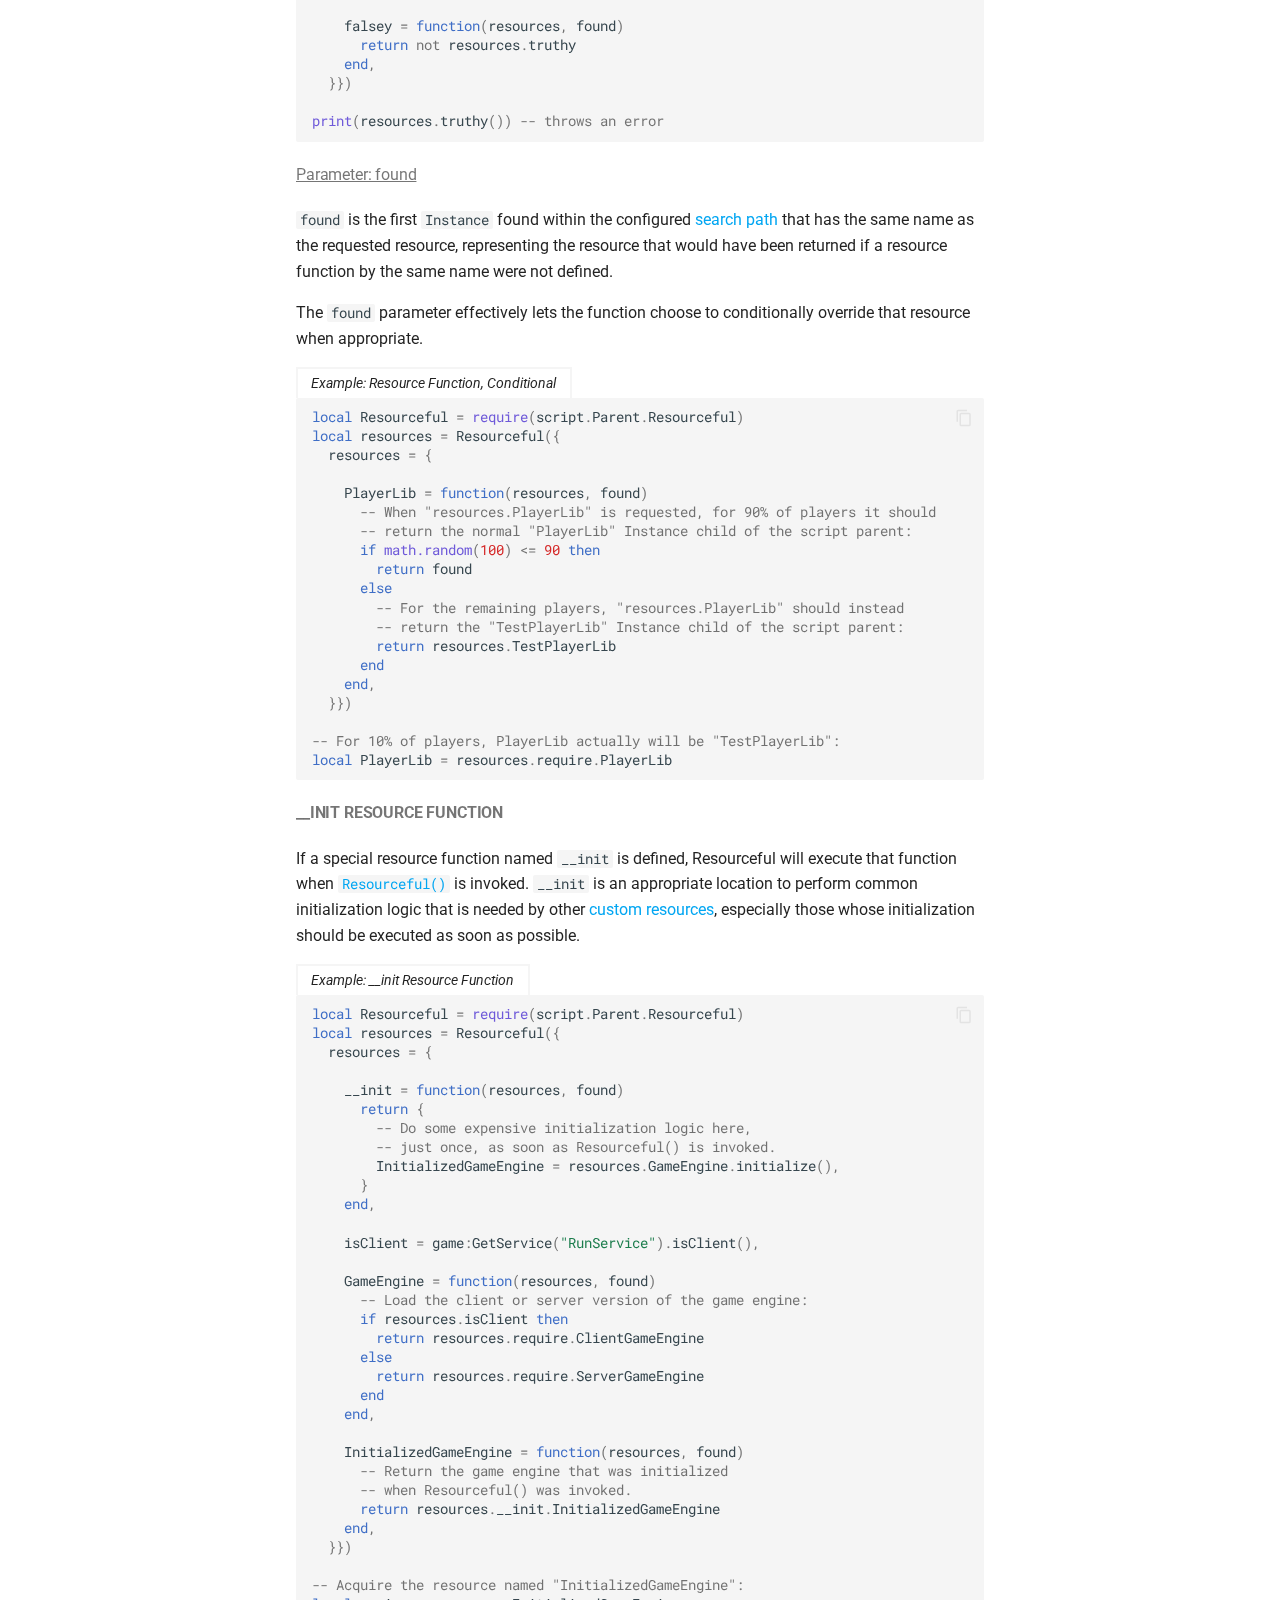
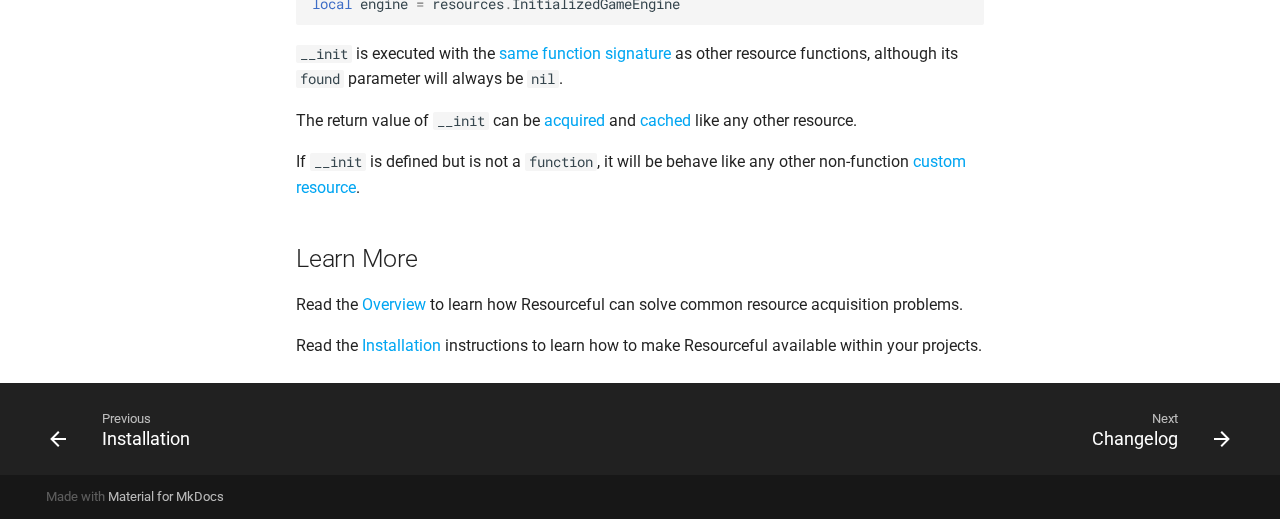
<file: api-reference/index.html>
<!doctype html>
<html lang="en" class="no-js">
  <head>
    
      <meta charset="utf-8">
      <meta name="viewport" content="width=device-width,initial-scale=1">
      
      
      
      
      <link rel="icon" href="../assets/images/favicon.png">
      <meta name="generator" content="mkdocs-1.1.2, mkdocs-material-7.1.3">
    
    
      
        <title>API Reference - Resourceful</title>
      
    
    
      <link rel="stylesheet" href="../assets/stylesheets/main.e35208c4.min.css">
      
        
        <link rel="stylesheet" href="../assets/stylesheets/palette.ef6f36e2.min.css">
        
          
          
          <meta name="theme-color" content="#02a6f2">
        
      
    
    
    
      
        
        <link rel="preconnect" href="https://fonts.gstatic.com" crossorigin>
        <link rel="stylesheet" href="https://fonts.googleapis.com/css?family=Roboto:300,400,400i,700%7CRoboto+Mono&display=fallback">
        <style>:root{--md-text-font-family:"Roboto";--md-code-font-family:"Roboto Mono"}</style>
      
    
    
    
      <link rel="stylesheet" href="../css/extra.css">
    
    
      
    
    
  </head>
  
  
    
    
    
    
    
    <body dir="ltr" data-md-color-scheme="preference" data-md-color-primary="light-blue" data-md-color-accent="light-blue">
  
    
    <script>function __prefix(e){return new URL("..",location).pathname+"."+e}function __get(e,t=localStorage){return JSON.parse(t.getItem(__prefix(e)))}</script>
    
    <input class="md-toggle" data-md-toggle="drawer" type="checkbox" id="__drawer" autocomplete="off">
    <input class="md-toggle" data-md-toggle="search" type="checkbox" id="__search" autocomplete="off">
    <label class="md-overlay" for="__drawer"></label>
    <div data-md-component="skip">
      
        
        <a href="#resourceful-api-reference" class="md-skip">
          Skip to content
        </a>
      
    </div>
    <div data-md-component="announce">
      
    </div>
    
      <header class="md-header" data-md-component="header">
  <nav class="md-header__inner md-grid" aria-label="Header">
    <a href=".." title="Resourceful" class="md-header__button md-logo" aria-label="Resourceful" data-md-component="logo">
      
  
  <svg xmlns="http://www.w3.org/2000/svg" viewBox="0 0 24 24"><path d="M12 8a3 3 0 0 0 3-3 3 3 0 0 0-3-3 3 3 0 0 0-3 3 3 3 0 0 0 3 3m0 3.54C9.64 9.35 6.5 8 3 8v11c3.5 0 6.64 1.35 9 3.54 2.36-2.19 5.5-3.54 9-3.54V8c-3.5 0-6.64 1.35-9 3.54z"/></svg>

    </a>
    <label class="md-header__button md-icon" for="__drawer">
      <svg xmlns="http://www.w3.org/2000/svg" viewBox="0 0 24 24"><path d="M3 6h18v2H3V6m0 5h18v2H3v-2m0 5h18v2H3v-2z"/></svg>
    </label>
    <div class="md-header__title" data-md-component="header-title">
      <div class="md-header__ellipsis">
        <div class="md-header__topic">
          <span class="md-ellipsis">
            Resourceful
          </span>
        </div>
        <div class="md-header__topic" data-md-component="header-topic">
          <span class="md-ellipsis">
            
              API Reference
            
          </span>
        </div>
      </div>
    </div>
    
    
    
      <label class="md-header__button md-icon" for="__search">
        <svg xmlns="http://www.w3.org/2000/svg" viewBox="0 0 24 24"><path d="M9.5 3A6.5 6.5 0 0 1 16 9.5c0 1.61-.59 3.09-1.56 4.23l.27.27h.79l5 5-1.5 1.5-5-5v-.79l-.27-.27A6.516 6.516 0 0 1 9.5 16 6.5 6.5 0 0 1 3 9.5 6.5 6.5 0 0 1 9.5 3m0 2C7 5 5 7 5 9.5S7 14 9.5 14 14 12 14 9.5 12 5 9.5 5z"/></svg>
      </label>
      
<div class="md-search" data-md-component="search" role="dialog">
  <label class="md-search__overlay" for="__search"></label>
  <div class="md-search__inner" role="search">
    <form class="md-search__form" name="search">
      <input type="text" class="md-search__input" name="query" aria-label="Search" placeholder="Search" autocapitalize="off" autocorrect="off" autocomplete="off" spellcheck="false" data-md-component="search-query" data-md-state="active" required>
      <label class="md-search__icon md-icon" for="__search">
        <svg xmlns="http://www.w3.org/2000/svg" viewBox="0 0 24 24"><path d="M9.5 3A6.5 6.5 0 0 1 16 9.5c0 1.61-.59 3.09-1.56 4.23l.27.27h.79l5 5-1.5 1.5-5-5v-.79l-.27-.27A6.516 6.516 0 0 1 9.5 16 6.5 6.5 0 0 1 3 9.5 6.5 6.5 0 0 1 9.5 3m0 2C7 5 5 7 5 9.5S7 14 9.5 14 14 12 14 9.5 12 5 9.5 5z"/></svg>
        <svg xmlns="http://www.w3.org/2000/svg" viewBox="0 0 24 24"><path d="M20 11v2H8l5.5 5.5-1.42 1.42L4.16 12l7.92-7.92L13.5 5.5 8 11h12z"/></svg>
      </label>
      <button type="reset" class="md-search__icon md-icon" aria-label="Clear" tabindex="-1">
        <svg xmlns="http://www.w3.org/2000/svg" viewBox="0 0 24 24"><path d="M19 6.41 17.59 5 12 10.59 6.41 5 5 6.41 10.59 12 5 17.59 6.41 19 12 13.41 17.59 19 19 17.59 13.41 12 19 6.41z"/></svg>
      </button>
    </form>
    <div class="md-search__output">
      <div class="md-search__scrollwrap" data-md-scrollfix>
        <div class="md-search-result" data-md-component="search-result">
          <div class="md-search-result__meta">
            Initializing search
          </div>
          <ol class="md-search-result__list"></ol>
        </div>
      </div>
    </div>
  </div>
</div>
    
    
      <div class="md-header__source">
        
<a href="https://github.com/BetterThanReal/Resourceful/" title="Go to repository" class="md-source" data-md-component="source">
  <div class="md-source__icon md-icon">
    
    <svg xmlns="http://www.w3.org/2000/svg" viewBox="0 0 448 512"><path d="M439.55 236.05 244 40.45a28.87 28.87 0 0 0-40.81 0l-40.66 40.63 51.52 51.52c27.06-9.14 52.68 16.77 43.39 43.68l49.66 49.66c34.23-11.8 61.18 31 35.47 56.69-26.49 26.49-70.21-2.87-56-37.34L240.22 199v121.85c25.3 12.54 22.26 41.85 9.08 55a34.34 34.34 0 0 1-48.55 0c-17.57-17.6-11.07-46.91 11.25-56v-123c-20.8-8.51-24.6-30.74-18.64-45L142.57 101 8.45 235.14a28.86 28.86 0 0 0 0 40.81l195.61 195.6a28.86 28.86 0 0 0 40.8 0l194.69-194.69a28.86 28.86 0 0 0 0-40.81z"/></svg>
  </div>
  <div class="md-source__repository">
    BetterThanReal/Resourceful
  </div>
</a>
      </div>
    
  </nav>
</header>
    
    <div class="md-container" data-md-component="container">
      
      
        
      
      <main class="md-main" data-md-component="main">
        <div class="md-main__inner md-grid">
          
            
              
              <div class="md-sidebar md-sidebar--primary" data-md-component="sidebar" data-md-type="navigation" >
                <div class="md-sidebar__scrollwrap">
                  <div class="md-sidebar__inner">
                    


<nav class="md-nav md-nav--primary" aria-label="Navigation" data-md-level="0">
  <label class="md-nav__title" for="__drawer">
    <a href=".." title="Resourceful" class="md-nav__button md-logo" aria-label="Resourceful" data-md-component="logo">
      
  
  <svg xmlns="http://www.w3.org/2000/svg" viewBox="0 0 24 24"><path d="M12 8a3 3 0 0 0 3-3 3 3 0 0 0-3-3 3 3 0 0 0-3 3 3 3 0 0 0 3 3m0 3.54C9.64 9.35 6.5 8 3 8v11c3.5 0 6.64 1.35 9 3.54 2.36-2.19 5.5-3.54 9-3.54V8c-3.5 0-6.64 1.35-9 3.54z"/></svg>

    </a>
    Resourceful
  </label>
  
    <div class="md-nav__source">
      
<a href="https://github.com/BetterThanReal/Resourceful/" title="Go to repository" class="md-source" data-md-component="source">
  <div class="md-source__icon md-icon">
    
    <svg xmlns="http://www.w3.org/2000/svg" viewBox="0 0 448 512"><path d="M439.55 236.05 244 40.45a28.87 28.87 0 0 0-40.81 0l-40.66 40.63 51.52 51.52c27.06-9.14 52.68 16.77 43.39 43.68l49.66 49.66c34.23-11.8 61.18 31 35.47 56.69-26.49 26.49-70.21-2.87-56-37.34L240.22 199v121.85c25.3 12.54 22.26 41.85 9.08 55a34.34 34.34 0 0 1-48.55 0c-17.57-17.6-11.07-46.91 11.25-56v-123c-20.8-8.51-24.6-30.74-18.64-45L142.57 101 8.45 235.14a28.86 28.86 0 0 0 0 40.81l195.61 195.6a28.86 28.86 0 0 0 40.8 0l194.69-194.69a28.86 28.86 0 0 0 0-40.81z"/></svg>
  </div>
  <div class="md-source__repository">
    BetterThanReal/Resourceful
  </div>
</a>
    </div>
  
  <ul class="md-nav__list" data-md-scrollfix>
    
      
      
      

  
  
  
    <li class="md-nav__item">
      <a href=".." class="md-nav__link">
        Overview
      </a>
    </li>
  

    
      
      
      

  
  
  
    <li class="md-nav__item">
      <a href="../installation/" class="md-nav__link">
        Installation
      </a>
    </li>
  

    
      
      
      

  
  
    
  
  
    <li class="md-nav__item md-nav__item--active">
      
      <input class="md-nav__toggle md-toggle" data-md-toggle="toc" type="checkbox" id="__toc">
      
      
        
      
      
        <label class="md-nav__link md-nav__link--active" for="__toc">
          API Reference
          <span class="md-nav__icon md-icon"></span>
        </label>
      
      <a href="./" class="md-nav__link md-nav__link--active">
        API Reference
      </a>
      
        
<nav class="md-nav md-nav--secondary" aria-label="Table of contents">
  
  
  
    
  
  
    <label class="md-nav__title" for="__toc">
      <span class="md-nav__icon md-icon"></span>
      Table of contents
    </label>
    <ul class="md-nav__list" data-md-component="toc" data-md-scrollfix>
      
        <li class="md-nav__item">
  <a href="#loading-the-module" class="md-nav__link">
    Loading The Module
  </a>
  
    <nav class="md-nav" aria-label="Loading The Module">
      <ul class="md-nav__list">
        
          <li class="md-nav__item">
  <a href="#acquiring-resources" class="md-nav__link">
    Acquiring Resources
  </a>
  
    <nav class="md-nav" aria-label="Acquiring Resources">
      <ul class="md-nav__list">
        
          <li class="md-nav__item">
  <a href="#requiring-resources" class="md-nav__link">
    Requiring Resources
  </a>
  
</li>
        
          <li class="md-nav__item">
  <a href="#automatic-resource-acquisition" class="md-nav__link">
    Automatic Resource Acquisition
  </a>
  
</li>
        
      </ul>
    </nav>
  
</li>
        
      </ul>
    </nav>
  
</li>
      
        <li class="md-nav__item">
  <a href="#class-methods" class="md-nav__link">
    Class Methods
  </a>
  
    <nav class="md-nav" aria-label="Class Methods">
      <ul class="md-nav__list">
        
          <li class="md-nav__item">
  <a href="#function-resourceful" class="md-nav__link">
    Function: Resourceful()
  </a>
  
    <nav class="md-nav" aria-label="Function: Resourceful()">
      <ul class="md-nav__list">
        
          <li class="md-nav__item">
  <a href="#config-properties" class="md-nav__link">
    config Properties
  </a>
  
</li>
        
          <li class="md-nav__item">
  <a href="#resource-functions" class="md-nav__link">
    Resource Functions
  </a>
  
</li>
        
      </ul>
    </nav>
  
</li>
        
      </ul>
    </nav>
  
</li>
      
        <li class="md-nav__item">
  <a href="#learn-more" class="md-nav__link">
    Learn More
  </a>
  
</li>
      
    </ul>
  
</nav>
      
    </li>
  

    
      
      
      

  
  
  
    
    <li class="md-nav__item md-nav__item--nested">
      
      
        <input class="md-nav__toggle md-toggle" data-md-toggle="__nav_4" type="checkbox" id="__nav_4" >
      
      <label class="md-nav__link" for="__nav_4">
        Source
        <span class="md-nav__icon md-icon"></span>
      </label>
      <nav class="md-nav" aria-label="Source" data-md-level="1">
        <label class="md-nav__title" for="__nav_4">
          <span class="md-nav__icon md-icon"></span>
          Source
        </label>
        <ul class="md-nav__list" data-md-scrollfix>
          
            
  
  
  
    <li class="md-nav__item">
      <a href="../changelog/" class="md-nav__link">
        Changelog
      </a>
    </li>
  

          
            
  
  
  
    <li class="md-nav__item">
      <a href="../license/" class="md-nav__link">
        License
      </a>
    </li>
  

          
        </ul>
      </nav>
    </li>
  

    
  </ul>
</nav>
                  </div>
                </div>
              </div>
            
            
              
              <div class="md-sidebar md-sidebar--secondary" data-md-component="sidebar" data-md-type="toc" >
                <div class="md-sidebar__scrollwrap">
                  <div class="md-sidebar__inner">
                    
<nav class="md-nav md-nav--secondary" aria-label="Table of contents">
  
  
  
    
  
  
    <label class="md-nav__title" for="__toc">
      <span class="md-nav__icon md-icon"></span>
      Table of contents
    </label>
    <ul class="md-nav__list" data-md-component="toc" data-md-scrollfix>
      
        <li class="md-nav__item">
  <a href="#loading-the-module" class="md-nav__link">
    Loading The Module
  </a>
  
    <nav class="md-nav" aria-label="Loading The Module">
      <ul class="md-nav__list">
        
          <li class="md-nav__item">
  <a href="#acquiring-resources" class="md-nav__link">
    Acquiring Resources
  </a>
  
    <nav class="md-nav" aria-label="Acquiring Resources">
      <ul class="md-nav__list">
        
          <li class="md-nav__item">
  <a href="#requiring-resources" class="md-nav__link">
    Requiring Resources
  </a>
  
</li>
        
          <li class="md-nav__item">
  <a href="#automatic-resource-acquisition" class="md-nav__link">
    Automatic Resource Acquisition
  </a>
  
</li>
        
      </ul>
    </nav>
  
</li>
        
      </ul>
    </nav>
  
</li>
      
        <li class="md-nav__item">
  <a href="#class-methods" class="md-nav__link">
    Class Methods
  </a>
  
    <nav class="md-nav" aria-label="Class Methods">
      <ul class="md-nav__list">
        
          <li class="md-nav__item">
  <a href="#function-resourceful" class="md-nav__link">
    Function: Resourceful()
  </a>
  
    <nav class="md-nav" aria-label="Function: Resourceful()">
      <ul class="md-nav__list">
        
          <li class="md-nav__item">
  <a href="#config-properties" class="md-nav__link">
    config Properties
  </a>
  
</li>
        
          <li class="md-nav__item">
  <a href="#resource-functions" class="md-nav__link">
    Resource Functions
  </a>
  
</li>
        
      </ul>
    </nav>
  
</li>
        
      </ul>
    </nav>
  
</li>
      
        <li class="md-nav__item">
  <a href="#learn-more" class="md-nav__link">
    Learn More
  </a>
  
</li>
      
    </ul>
  
</nav>
                  </div>
                </div>
              </div>
            
          
          <div class="md-content" data-md-component="content">
            <article class="md-content__inner md-typeset">
              
                
                  <a href="https://github.com/BetterThanReal/Resourceful/edit/master/docs/api-reference.md" title="Edit this page" class="md-content__button md-icon">
                    <svg xmlns="http://www.w3.org/2000/svg" viewBox="0 0 24 24"><path d="M20.71 7.04c.39-.39.39-1.04 0-1.41l-2.34-2.34c-.37-.39-1.02-.39-1.41 0l-1.84 1.83 3.75 3.75M3 17.25V21h3.75L17.81 9.93l-3.75-3.75L3 17.25z"/></svg>
                  </a>
                
                
                <h1 id="resourceful-api-reference">Resourceful: API Reference<a class="headerlink" href="#resourceful-api-reference" title="Permanent link">&para;</a></h1>
<h2 id="loading-the-module">Loading The Module<a class="headerlink" href="#loading-the-module" title="Permanent link">&para;</a></h2>
<p>Invoking <code>require()</code> upon the <code>Resourceful</code> module will return a <code>Resourceful</code>
instance configured with default behavior, which can be used to acquire
project resources using a clean syntax with robust error handling. </p>
<h3 id="acquiring-resources">Acquiring Resources<a class="headerlink" href="#acquiring-resources" title="Permanent link">&para;</a></h3>
<p>Acquiring resources is as simple as instantiating Resourceful, and specifying
the name of the resource to be acquired:</p>
<div class="highlight"><pre><span></span><code><span class="kd">local</span> <span class="n">resources</span> <span class="o">=</span> <span class="nb">require</span><span class="p">(</span><span class="n">script</span><span class="p">.</span><span class="n">Parent</span><span class="p">.</span><span class="n">Resourceful</span><span class="p">)</span>
<span class="kd">local</span> <span class="n">MyHelpers</span> <span class="o">=</span> <span class="n">resources</span><span class="p">.</span><span class="n">MyHelpers</span> <span class="c1">-- Find resource &quot;MyHelpers&quot;</span>
</code></pre></div>
<h4 id="requiring-resources">Requiring Resources<a class="headerlink" href="#requiring-resources" title="Permanent link">&para;</a></h4>
<p>Prepending the resource name with <code>require</code> causes Resourceful to issue
<code>require()</code> upon the resource, which is expected to be a <code>ModuleScript</code>:</p>
<div class="highlight"><pre><span></span><code><span class="kd">local</span> <span class="n">resources</span> <span class="o">=</span> <span class="nb">require</span><span class="p">(</span><span class="n">script</span><span class="p">.</span><span class="n">Parent</span><span class="p">.</span><span class="n">Resourceful</span><span class="p">)</span>
<span class="kd">local</span> <span class="n">Main</span> <span class="o">=</span> <span class="n">resources</span><span class="p">.</span><span class="n">require</span><span class="p">.</span><span class="n">Main</span>
<span class="c1">-- Equivalent to: local Main = require(resources.Main)</span>
<span class="c1">-- but offers additional error-handling!</span>
</code></pre></div>
<p>If an error occurs when invoking <code>require()</code>, or if the specified resource is
not a <code>ModuleScript</code>, Resourceful will wrap and throw the error with
Resourceful's own error message.</p>
<h4 id="automatic-resource-acquisition">Automatic Resource Acquisition<a class="headerlink" href="#automatic-resource-acquisition" title="Permanent link">&para;</a></h4>
<p>By default, Resourceful offers automatic resource acquisition to search for
requested resources within the immediate children of Resourceful's
<code>script.Parent</code>:</p>
<div class="highlight"><pre><span></span><code><span class="kd">local</span> <span class="n">resources</span> <span class="o">=</span> <span class="nb">require</span><span class="p">(</span><span class="n">script</span><span class="p">.</span><span class="n">Parent</span><span class="p">.</span><span class="n">Resourceful</span><span class="p">)</span>

<span class="c1">-- Automatically find a resource named &quot;MyHelpers&quot;,</span>
<span class="c1">-- which is a child Instance within script.Parent:</span>
<span class="kd">local</span> <span class="n">MyHelpers</span> <span class="o">=</span> <span class="n">resources</span><span class="p">.</span><span class="n">MyHelpers</span>

<span class="c1">-- Automatically find and require a ModuleScript named &quot;Main&quot;,</span>
<span class="c1">-- which is also a child Instance within script.Parent:</span>
<span class="kd">local</span> <span class="n">Main</span> <span class="o">=</span> <span class="n">resources</span><span class="p">.</span><span class="n">require</span><span class="p">.</span><span class="n">Main</span>
</code></pre></div>
<p><a href="#function-resourceful" title="Function: Resourceful()"><code>Resourceful()</code></a> can be invoked to create a
<code>Resourceful</code> instance with customized behavior.</p>
<h2 id="class-methods">Class Methods<a class="headerlink" href="#class-methods" title="Permanent link">&para;</a></h2>
<table>
<thead>
<tr><th>Function Name</th><th>Description</th></tr>
</thead>
<tbody>
<tr><td><a href='#function-resourceful'>Resourceful()</a></td>
<td>Creates and returns a <code>Resourceful</code> instance with customized
behavior, if a custom configuration is specified, or default behavior, if
none is specified.</td></tr>
</tbody></table>

<h3 id="function-resourceful">Function: Resourceful()<a class="headerlink" href="#function-resourceful" title="Permanent link">&para;</a></h3>
<p><code>Resourceful()</code> can be invoked to create a <code>Resourceful</code> instance with
customized behavior (<a href="#examples" title="Function: Resourceful(): Examples">example</a>), which can:</p>
<ul>
<li>allow multiple <code>Instance</code> objects to be <a href="#config-property-search" title="config Property: search">searched</a> when looking for resources</li>
<li>define <a href="#config-property-resources" title="config Property: resources">custom resources</a>, including <a href="#resource-functions" title="Resource Functions">resource functions</a> to acquire resources on-demand</li>
<li>enable or disable <a href="#config-property-iscached" title="config Property: isCached">caching of resources</a></li>
<li>cause <a href="#config-property-isstrict" title="config Property: isStrict">missing resources to return nil</a> instead of throwing an error</li>
</ul>
<h5 id="signature">Signature<a class="headerlink" href="#signature" title="Permanent link">&para;</a></h5>
<div class="highlight"><pre><span></span><code><span class="n">Resourceful</span> <span class="n">Resourceful</span><span class="p">([</span><span class="n">table</span> <span class="n">config</span><span class="p">])</span>
</code></pre></div>
<h5 id="parameters">Parameters<a class="headerlink" href="#parameters" title="Permanent link">&para;</a></h5>
<table>
<thead>
<tr class='header'>
  <th>Name</th><th>Type</th><th>Synopsis</th></tr>
</thead>
<tbody>
<tr><td>config</td><td><code>table</code> (optional)</td>
<td>Contains <a href="#config-properties">configuration properties</a> to
define the behavior of the <code>Resourceful</code> object to be created and
returned.  If not specified, a <code>Resourceful</code> object with default
behavior will be returned.</td></tr>
</tbody>
</table>

<h5 id="returns">Returns<a class="headerlink" href="#returns" title="Permanent link">&para;</a></h5>
<table>
<thead>
<tr class='header'>
  <th>Type(s)</th><th>Synopsis</th></tr>
</thead>
<tbody>
<tr><td>Resourceful</td>
<td>The <code>Resourceful</code> object configured according to the specified
<code>config</code>, or with default behavior if <code>config</code> was not
specified.</td></tr>
</tbody>
</table>

<h5 id="side-effects">Side-Effects<a class="headerlink" href="#side-effects" title="Permanent link">&para;</a></h5>
<p><code>Resourceful()</code> will execute the resource function
<a href="#__init-resource-function" title="__init Resource Function"><code>config.resources.__init</code></a>, if it has been
defined.</p>
<h5 id="errors">Errors<a class="headerlink" href="#errors" title="Permanent link">&para;</a></h5>
<p><code>Resourceful()</code> will throw an error if <code>config</code> is present but is not a
<code>table</code>.</p>
<p><code>Resourceful()</code> will throw an error if <code>config</code> contains a known property with
an invalid value.</p>
<p>Errors that occur during the execution of optional resource function
<a href="#__init-resource-function" title="__init Resource Function">__init</a> will be wrapped and thrown by Resourceful.</p>
<h5 id="caveats">Caveats<a class="headerlink" href="#caveats" title="Permanent link">&para;</a></h5>
<p>None.</p>
<h5 id="examples">Examples<a class="headerlink" href="#examples" title="Permanent link">&para;</a></h5>
<figure><figcaption><em>Example: Customized Behavior</em></figcaption></figure>

<div class="highlight"><pre><span></span><code><span class="kd">local</span> <span class="n">Resourceful</span> <span class="o">=</span> <span class="nb">require</span><span class="p">(</span><span class="n">script</span><span class="p">.</span><span class="n">Parent</span><span class="p">.</span><span class="n">Resourceful</span><span class="p">)</span>

<span class="kd">local</span> <span class="n">configOptions</span> <span class="o">=</span> <span class="p">{</span>
  <span class="c1">-- Custom configuration options go here</span>
  <span class="c1">-- (details omitted for brevity)</span>
<span class="p">}</span>

<span class="c1">-- Create an instance of Resourceful with customized behavior:</span>
<span class="kd">local</span> <span class="n">resources</span> <span class="o">=</span> <span class="n">Resourceful</span><span class="p">(</span><span class="n">configOptions</span><span class="p">)</span>

<span class="kd">local</span> <span class="n">otherConfigOptions</span> <span class="o">=</span> <span class="p">{</span>
  <span class="c1">-- An example of another custom configuration</span>
  <span class="c1">-- (details omitted for brevity)</span>
<span class="p">}</span>

<span class="c1">-- Multiple instances of Resourceful, each with customized behavior, can be</span>
<span class="c1">-- used simultaneously.</span>
<span class="kd">local</span> <span class="n">otherResources</span> <span class="o">=</span> <span class="n">Resourceful</span><span class="p">(</span><span class="n">otherConfigOptions</span><span class="p">)</span>

<span class="c1">-- Using the customized Resourceful instance:</span>
<span class="kd">local</span> <span class="n">MyHelperLib</span> <span class="o">=</span> <span class="n">resources</span><span class="p">.</span><span class="n">require</span><span class="p">.</span><span class="n">MyHelperLib</span>

<span class="c1">-- Using the other customized Resourceful instance:</span>
<span class="kd">local</span> <span class="n">ThirdPartyLib</span> <span class="o">=</span> <span class="n">otherResources</span><span class="p">.</span><span class="n">require</span><span class="p">.</span><span class="n">ThirdPartyLib</span>
</code></pre></div>
<h4 id="config-properties">config Properties<a class="headerlink" href="#config-properties" title="Permanent link">&para;</a></h4>
<table>
<thead>
<tr class='header'>
  <th>Name</th><th>Type</th><th>Synopsis</th></tr>
</thead>
<tbody>
<tr><td>isCached</td><td><code>boolean</code> (optional)</td>
<td><p>When <code>true</code>, causes Resourceful to memorize the value of
requested resources when they are first requested, returning those values
during subsequent requests.  Defaults to <code>true</code>.
(<a href="#config-property-iscached">More details</a>)</p></td></tr>
<tr><td>isStrict</td><td><code>boolean</code> (optional)</td>
<td><p>When <code>true</code>, causes Resourceful to throw an error when a
requested resource is <code>nil</code> or doesn't exist.  Defaults to
<code>true</code>.
(<a href="#config-property-isstrict">More details</a>)</p></td></tr>
<tr><td>name</td><td><code>string</code> (optional)</td>
<td><p>When specified, is reported in error messages thrown by Resourceful.
Defaults to <code>nil</code>.
(<a href="#config-property-name">More details</a>)</p></td></tr>
<tr><td>resources</td><td><code>table</code> (optional)</td>
<td><p>Contains zero or more resource definitions, of any type of data, to be
made available for resource acquisition.  Defaults to <code>{}</code>.
(<a href="#config-property-resources">More details</a>)</p></td></tr>
<tr><td>search</td><td><code>Instance</code>, or <code>table</code> of
<code>Instance</code> objects (optional)</td>
<td><p>An <code>Instance</code> object, or <code>table</code> of zero or
more <code>Instance</code> objects, to be searched when automatically
acquiring resources.  Defaults to the <code>Parent</code> of the Resourceful
<code>Instance</code>.
(<a href="#config-property-search">More details</a>)</p></td></tr>
</tbody>
</table>

<h5 id="config-property-iscached">config Property: isCached<a class="headerlink" href="#config-property-iscached" title="Permanent link">&para;</a></h5>
<p><code>isCached</code> is an optional <code>boolean</code> parameter that, when <code>true</code>, causes
Resourceful to memorize the value of requested resources when they are first
requested, returning those values during subsequent requests.  Defaults to
<code>true</code>.</p>
<p>Memorized values can improve performance for
<a href="#resource-functions" title="Resource Functions">resource functions</a> that take time to execute.  For
<code>Instance</code> resources found during
<a href="#automatic-resource-acquisition" title="Automatic Resource Acquisition">automatic resource acquisition</a>, memorized
values prevent the need for traversing through the
<a href="#config-property-search" title="config Property: search">search path</a> again.</p>
<h6 id="errors_1">Errors<a class="headerlink" href="#errors_1" title="Permanent link">&para;</a></h6>
<p><code>Resourceful()</code> will throw an error if <code>config.isCached</code> is present but is not
a <code>boolean</code>.</p>
<h6 id="examples_1">Examples<a class="headerlink" href="#examples_1" title="Permanent link">&para;</a></h6>
<figure><figcaption><em>Example: isCached</em></figcaption></figure>

<div class="highlight"><pre><span></span><code><span class="kd">local</span> <span class="n">Resourceful</span> <span class="o">=</span> <span class="nb">require</span><span class="p">(</span><span class="n">script</span><span class="p">.</span><span class="n">Parent</span><span class="p">.</span><span class="n">Resourceful</span><span class="p">)</span>

<span class="kd">local</span> <span class="n">cached</span> <span class="o">=</span> <span class="n">Resourceful</span><span class="p">({</span>
  <span class="n">isCached</span> <span class="o">=</span> <span class="kc">true</span><span class="p">,</span>
  <span class="n">resources</span> <span class="o">=</span> <span class="p">{</span>
    <span class="n">number</span> <span class="o">=</span> <span class="kr">function</span><span class="p">(</span><span class="n">resources</span><span class="p">,</span> <span class="n">found</span><span class="p">)</span>
      <span class="kr">return</span> <span class="nb">math.random</span><span class="p">(</span><span class="mi">100</span><span class="p">)</span>
    <span class="kr">end</span> <span class="p">}})</span>

<span class="nb">print</span><span class="p">(</span><span class="n">cached</span><span class="p">.</span><span class="n">number</span><span class="p">)</span> <span class="c1">-- 17</span>
<span class="nb">print</span><span class="p">(</span><span class="n">cached</span><span class="p">.</span><span class="n">number</span><span class="p">)</span> <span class="c1">-- 17</span>
<span class="nb">print</span><span class="p">(</span><span class="n">cached</span><span class="p">.</span><span class="n">number</span><span class="p">)</span> <span class="c1">-- 17</span>

<span class="kd">local</span> <span class="n">not_cached</span> <span class="o">=</span> <span class="n">Resourceful</span><span class="p">({</span>
  <span class="n">isCached</span> <span class="o">=</span> <span class="kc">false</span><span class="p">,</span>
  <span class="n">resources</span> <span class="o">=</span> <span class="p">{</span>
    <span class="n">number</span> <span class="o">=</span> <span class="kr">function</span><span class="p">(</span><span class="n">resources</span><span class="p">,</span> <span class="n">found</span><span class="p">)</span>
      <span class="kr">return</span> <span class="nb">math.random</span><span class="p">(</span><span class="mi">100</span><span class="p">)</span>
    <span class="kr">end</span> <span class="p">}})</span>

<span class="nb">print</span><span class="p">(</span><span class="n">not_cached</span><span class="p">.</span><span class="n">number</span><span class="p">)</span> <span class="c1">-- 82</span>
<span class="nb">print</span><span class="p">(</span><span class="n">not_cached</span><span class="p">.</span><span class="n">number</span><span class="p">)</span> <span class="c1">-- 23</span>
<span class="nb">print</span><span class="p">(</span><span class="n">not_cached</span><span class="p">.</span><span class="n">number</span><span class="p">)</span> <span class="c1">-- 76</span>
</code></pre></div>
<h5 id="config-property-isstrict">config Property: isStrict<a class="headerlink" href="#config-property-isstrict" title="Permanent link">&para;</a></h5>
<p><code>isStrict</code> is an optional <code>boolean</code> parameter that, when <code>true</code>, causes
Resourceful to thrown an error when a requested resource is <code>nil</code> or doesn't
exist.  Defaults to <code>true</code>.</p>
<h6 id="errors_2">Errors<a class="headerlink" href="#errors_2" title="Permanent link">&para;</a></h6>
<p><code>Resourceful()</code> will throw an error if <code>config.isStrict</code> is present but is not
a <code>boolean</code>.</p>
<h6 id="examples_2">Examples<a class="headerlink" href="#examples_2" title="Permanent link">&para;</a></h6>
<figure><figcaption><em>Example: isStrict</em></figcaption></figure>

<div class="highlight"><pre><span></span><code><span class="kd">local</span> <span class="n">Resourceful</span> <span class="o">=</span> <span class="nb">require</span><span class="p">(</span><span class="n">script</span><span class="p">.</span><span class="n">Parent</span><span class="p">.</span><span class="n">Resourceful</span><span class="p">)</span>

<span class="kd">local</span> <span class="n">strict</span> <span class="o">=</span> <span class="n">Resourceful</span><span class="p">({</span>
  <span class="n">isStrict</span> <span class="o">=</span> <span class="kc">true</span><span class="p">,</span>
  <span class="n">resources</span> <span class="o">=</span> <span class="p">{</span>
    <span class="n">Nil</span> <span class="o">=</span> <span class="kr">function</span><span class="p">(</span><span class="n">resources</span><span class="p">,</span> <span class="n">found</span><span class="p">)</span>
      <span class="kr">return</span> <span class="kc">nil</span>
    <span class="kr">end</span> <span class="p">}})</span>

<span class="nb">print</span><span class="p">(</span><span class="n">strict</span><span class="p">.</span><span class="n">Nil</span><span class="p">)</span> <span class="c1">-- throws error</span>
<span class="nb">print</span><span class="p">(</span><span class="n">strict</span><span class="p">.</span><span class="n">missing</span><span class="p">)</span> <span class="c1">-- throws error</span>

<span class="kd">local</span> <span class="n">not_strict</span> <span class="o">=</span> <span class="n">Resourceful</span><span class="p">({</span>
  <span class="n">isStrict</span> <span class="o">=</span> <span class="kc">false</span><span class="p">,</span>
  <span class="n">resources</span> <span class="o">=</span> <span class="p">{</span>
    <span class="n">Nil</span> <span class="o">=</span> <span class="kr">function</span><span class="p">(</span><span class="n">resources</span><span class="p">,</span> <span class="n">found</span><span class="p">)</span>
      <span class="kr">return</span> <span class="kc">nil</span>
    <span class="kr">end</span> <span class="p">}})</span>

<span class="nb">print</span><span class="p">(</span><span class="n">not_strict</span><span class="p">.</span><span class="n">Nil</span><span class="p">)</span> <span class="c1">-- nil</span>
<span class="nb">print</span><span class="p">(</span><span class="n">not_strict</span><span class="p">.</span><span class="n">missing</span><span class="p">)</span> <span class="c1">-- nil</span>
</code></pre></div>
<p>Note that even if <code>isStrict</code> is set to <code>false</code>, Resourceful will throw an
error if a <code>nil</code> resource is preceded with the
<a href="#requiring-resources" title="Requiring Resources"><code>require</code></a>:</p>
<figure><figcaption><em>Example: isStrict With require</em></figcaption></figure>

<div class="highlight"><pre><span></span><code><span class="kd">local</span> <span class="n">Resourceful</span> <span class="o">=</span> <span class="nb">require</span><span class="p">(</span><span class="n">script</span><span class="p">.</span><span class="n">Parent</span><span class="p">.</span><span class="n">Resourceful</span><span class="p">)</span>

<span class="kd">local</span> <span class="n">not_strict</span> <span class="o">=</span> <span class="n">Resourceful</span><span class="p">({</span>
  <span class="n">isStrict</span> <span class="o">=</span> <span class="kc">false</span> <span class="p">})</span>

<span class="nb">print</span><span class="p">(</span><span class="n">not_strict</span><span class="p">.</span><span class="n">require</span><span class="p">.</span><span class="n">missing</span><span class="p">)</span> <span class="c1">-- throws an error</span>
</code></pre></div>
<h5 id="config-property-name">config Property: name<a class="headerlink" href="#config-property-name" title="Permanent link">&para;</a></h5>
<p><code>name</code> is an optional <code>string</code> parameter that, when specified, is reported in
error messages thrown by Resourceful.  Defaults to <code>nil</code>.</p>
<p>When writing libraries to be shared with others, specifying a <code>name</code> can help
users of your libraries to more easily identify and troubleshoot resource
issues within your libraries.</p>
<h6 id="errors_3">Errors<a class="headerlink" href="#errors_3" title="Permanent link">&para;</a></h6>
<p><code>Resourceful()</code> will throw an error if <code>config.name</code> is present but is not a
<code>string</code>.</p>
<h6 id="examples_3">Examples<a class="headerlink" href="#examples_3" title="Permanent link">&para;</a></h6>
<figure><figcaption><em>Example: name</em></figcaption></figure>

<div class="highlight"><pre><span></span><code><span class="kd">local</span> <span class="n">Resourceful</span> <span class="o">=</span> <span class="nb">require</span><span class="p">(</span><span class="n">script</span><span class="p">.</span><span class="n">Parent</span><span class="p">.</span><span class="n">Resourceful</span><span class="p">)</span>
<span class="kd">local</span> <span class="n">resources</span> <span class="o">=</span> <span class="n">Resourceful</span><span class="p">({</span> <span class="n">name</span> <span class="o">=</span> <span class="s2">&quot;MyLib&quot;</span> <span class="p">})</span>
</code></pre></div>
<h5 id="config-property-resources">config Property: resources<a class="headerlink" href="#config-property-resources" title="Permanent link">&para;</a></h5>
<p><code>resources</code> is an optional <code>table</code> parameter of zero or more resource
definitions, of any type of data, to be made available for resource
acquisition.  Defaults to <code>{}</code>.</p>
<p>The name of each element within <code>resources</code> defines the name of a custom
resource that can be acquired.  An element's corresponding value defines the
value of that resource.</p>
<p>Resources that are assigned a data type other than <code>function</code> are returned
immediately by Resourceful whenever those resources are requested.  In this
case, Resourceful will not search for similarly named <code>Instance</code> children
located within the defined <a href="#config-property-search" title="config Property: search">search path</a>, thus
bypassing <a href="#automatic-resource-acquisition" title="Automatic Resource Acquisition">automatic resource acquisition</a>.</p>
<p>For resources that are defined as functions, including the special resource
named <a href="#__init-resource-function" title="__init Resource Function"><code>__init</code></a>, please refer to
<a href="#resource-functions" title="Resource Functions">Resource Functions</a>.</p>
<h6 id="errors_4">Errors<a class="headerlink" href="#errors_4" title="Permanent link">&para;</a></h6>
<p><code>Resourceful()</code> will throw an error if <code>config.resources</code> is present but is
not a <code>table</code>.</p>
<p>Errors that occur during the execution of optional resource function
<a href="#__init-resource-function" title="__init Resource Function">__init</a> will be wrapped and thrown by Resourceful.</p>
<h6 id="examples_4">Examples<a class="headerlink" href="#examples_4" title="Permanent link">&para;</a></h6>
<figure><figcaption><em>Example: resources</em></figcaption></figure>

<div class="highlight"><pre><span></span><code><span class="kd">local</span> <span class="n">Resourceful</span> <span class="o">=</span> <span class="nb">require</span><span class="p">(</span><span class="n">script</span><span class="p">.</span><span class="n">Parent</span><span class="p">.</span><span class="n">Resourceful</span><span class="p">)</span>
<span class="kd">local</span> <span class="n">resources</span> <span class="o">=</span> <span class="n">Resourceful</span><span class="p">({</span>
  <span class="n">resources</span> <span class="o">=</span> <span class="p">{</span>
    <span class="n">boolResource</span> <span class="o">=</span> <span class="kc">true</span><span class="p">,</span>
    <span class="n">numResource</span> <span class="o">=</span> <span class="mf">3.14</span><span class="p">,</span>
    <span class="n">strResource</span> <span class="o">=</span> <span class="s2">&quot;hello&quot;</span><span class="p">,</span>
    <span class="n">tableResource</span> <span class="o">=</span> <span class="p">{</span> <span class="n">value</span> <span class="o">=</span> <span class="kc">true</span> <span class="p">},</span>

    <span class="n">strResourceFn</span> <span class="o">=</span> <span class="kr">function</span><span class="p">(</span><span class="n">resources</span><span class="p">,</span> <span class="n">found</span><span class="p">)</span>
      <span class="kr">return</span> <span class="s2">&quot;Hello!&quot;</span>
    <span class="kr">end</span><span class="p">,</span>

    <span class="n">functionResource</span> <span class="o">=</span> <span class="kr">function</span><span class="p">(</span><span class="n">resources</span><span class="p">,</span> <span class="n">found</span><span class="p">)</span>
      <span class="kr">return</span> <span class="kr">function</span><span class="p">(</span><span class="n">name</span><span class="p">)</span> <span class="kr">return</span> <span class="p">(</span><span class="s2">&quot;Hi, %s!&quot;</span><span class="p">):</span><span class="n">format</span><span class="p">(</span><span class="n">name</span><span class="p">)</span> <span class="kr">end</span>
    <span class="kr">end</span><span class="p">,</span>

    <span class="n">__init</span> <span class="o">=</span> <span class="kr">function</span><span class="p">(</span><span class="n">resources</span><span class="p">,</span> <span class="n">found</span><span class="p">)</span>
      <span class="nb">print</span><span class="p">(</span><span class="s2">&quot;Initializing resources!&quot;</span><span class="p">)</span>
    <span class="kr">end</span><span class="p">,</span>
  <span class="p">}})</span>

<span class="c1">-- &quot;Initializing resources!&quot; will be printed here,</span>
<span class="c1">-- because the above invocation of Resourceful()</span>
<span class="c1">-- will execute resource function __init.</span>

<span class="nb">print</span><span class="p">(</span><span class="n">resources</span><span class="p">.</span><span class="n">boolResource</span><span class="p">)</span> <span class="c1">-- true</span>
<span class="nb">print</span><span class="p">(</span><span class="n">resources</span><span class="p">.</span><span class="n">numResource</span><span class="p">)</span> <span class="c1">-- 3.14</span>
<span class="nb">print</span><span class="p">(</span><span class="n">resources</span><span class="p">.</span><span class="n">strResource</span><span class="p">)</span> <span class="c1">-- &quot;hello&quot;</span>
<span class="nb">print</span><span class="p">(</span><span class="n">resources</span><span class="p">.</span><span class="n">tableResource</span><span class="p">.</span><span class="n">value</span><span class="p">)</span> <span class="c1">-- true</span>
<span class="nb">print</span><span class="p">(</span><span class="n">resources</span><span class="p">.</span><span class="n">strResourceFn</span><span class="p">)</span> <span class="c1">-- &quot;Hello!&quot;</span>
<span class="nb">print</span><span class="p">(</span><span class="n">resources</span><span class="p">.</span><span class="n">functionResource</span><span class="p">(</span><span class="s2">&quot;person&quot;</span><span class="p">))</span> <span class="c1">-- &quot;Hi, person!&quot;</span>
</code></pre></div>
<h5 id="config-property-search">config Property: search<a class="headerlink" href="#config-property-search" title="Permanent link">&para;</a></h5>
<p><code>search</code> is an optional <code>Instance</code>, or <code>table</code> of <code>Instance</code> objects, to be
searched when automatically acquiring resources.  Note that specifying an
empty table effectively disables Resourceful's
<a href="#automatic-resource-acquisition" title="Automatic Resource Acquisition">automatic resource acquisition</a>.  Defaults
to the <code>Parent</code> of the Resourceful <code>Instance</code>.</p>
<p>If multiple <code>Instance</code> objects are specified, they are searched in the order
in which they are specified, until the first <code>Instance</code> is found with an
immediate child whose name matches the requested resource.</p>
<p>If a <a href="#config-property-resources" title="config Property: resources">custom resource</a> of the same name is
defined, and the resource is not a <a href="#resource-functions" title="Resource Functions">resource function</a>,
that resource will be used, bypassing automatic resource acquisition.
However, if the resource <em>is</em> a resource function, automatic resource
acquisition <em>will</em> be performed, with the acquired resource being passed to
the resource function as a <a href="#signature_1" title="Resource Function Signature">function parameter</a>.
The function can thus decide whether to return that <code>Instance</code>, or some other
value, as the definition of the resource.</p>
<p>Searching is performed by executing <code>:FindFirstChild(resourceName, false)</code> on
each search target, where <code>resourceName</code> is the <code>string</code> name of the resource
to be found, and <code>false</code> instructs Roblox to search only the immediate
children of the search targets, and not deeper descendants.</p>
<h6 id="errors_5">Errors<a class="headerlink" href="#errors_5" title="Permanent link">&para;</a></h6>
<p><code>Resourceful()</code> will throw an error if <code>config.search</code> is present but has a
type other than <code>Instance</code>, empty <code>table</code>, or <code>table</code> of <code>Instance</code> objects.</p>
<h6 id="examples_5">Examples<a class="headerlink" href="#examples_5" title="Permanent link">&para;</a></h6>
<figure><figcaption><em>Example: search</em></figcaption></figure>

<div class="highlight"><pre><span></span><code><span class="kd">local</span> <span class="n">Resourceful</span> <span class="o">=</span> <span class="nb">require</span><span class="p">(</span><span class="n">script</span><span class="p">.</span><span class="n">Parent</span><span class="p">.</span><span class="n">Resourceful</span><span class="p">)</span>
<span class="kd">local</span> <span class="n">resources</span> <span class="o">=</span> <span class="n">Resourceful</span><span class="p">({</span>
  <span class="n">search</span> <span class="o">=</span> <span class="p">{</span>
    <span class="n">script</span><span class="p">.</span><span class="n">Parent</span><span class="p">,</span>
    <span class="n">script</span><span class="p">.</span><span class="n">Parent</span><span class="p">.</span><span class="n">Parent</span><span class="p">,</span>
    <span class="n">game</span><span class="p">:</span><span class="n">GetService</span><span class="p">(</span><span class="s2">&quot;ReplicatedStorage&quot;</span><span class="p">):</span><span class="n">FindFirstChild</span><span class="p">(</span><span class="s2">&quot;Scripts&quot;</span><span class="p">,</span> <span class="kc">false</span><span class="p">),</span>
  <span class="p">}})</span>

<span class="c1">-- Resourceful searches for the following &quot;Helpers&quot; instances:</span>
<span class="c1">-- script.Parent.Helpers</span>
<span class="c1">-- script.Parent.Parent.Helpers</span>
<span class="c1">-- game:GetService(&quot;ReplicatedStorage&quot;).Scripts.Helpers</span>
<span class="kd">local</span> <span class="n">Helpers</span> <span class="o">=</span> <span class="n">resources</span><span class="p">.</span><span class="n">Helpers</span>
</code></pre></div>
<h4 id="resource-functions">Resource Functions<a class="headerlink" href="#resource-functions" title="Permanent link">&para;</a></h4>
<p>If a <a href="#config-property-resources" title="config Property: resources">custom resource</a> is defined as a <code>function</code>,
the function will be executed to define the actual value of the resource:</p>
<figure><figcaption><em>Example: Resource Function</em></figcaption></figure>

<div class="highlight"><pre><span></span><code><span class="kd">local</span> <span class="n">Resourceful</span> <span class="o">=</span> <span class="nb">require</span><span class="p">(</span><span class="n">script</span><span class="p">.</span><span class="n">Parent</span><span class="p">.</span><span class="n">Resourceful</span><span class="p">)</span>
<span class="kd">local</span> <span class="n">resources</span> <span class="o">=</span> <span class="n">Resourceful</span><span class="p">({</span>
  <span class="n">resources</span> <span class="o">=</span> <span class="p">{</span>
    <span class="n">greeting</span> <span class="o">=</span> <span class="kr">function</span><span class="p">(</span><span class="n">resources</span><span class="p">,</span> <span class="n">found</span><span class="p">)</span>
      <span class="kr">return</span> <span class="s2">&quot;Hello!&quot;</span>
    <span class="kr">end</span><span class="p">,</span>
  <span class="p">}})</span>

<span class="nb">print</span><span class="p">(</span><span class="n">resources</span><span class="p">.</span><span class="n">greeting</span><span class="p">)</span> <span class="c1">-- Hello!</span>
</code></pre></div>
<p>Since functions are not executed until their corresponding resources are first
requested, the acquisition of these resources is said to be <em>deferred</em>, or
<em>lazy-loaded</em>.  This can be beneficial when:</p>
<ul>
<li>the initialization of the resource has a performance penalty this is better
incurred when the resource is first needed</li>
<li>the resource cannot be initialized until some other component has been
prepared first</li>
</ul>
<p>If <a href="#config-property-iscached" title="config Property: isCached">caching</a> is enabled, the results of the
<code>function</code> execution will be memorized, and returned for all future requests
of that resource:</p>
<figure><figcaption><em>Example: Resource Function Caching</em></figcaption></figure>

<div class="highlight"><pre><span></span><code><span class="kd">local</span> <span class="n">Resourceful</span> <span class="o">=</span> <span class="nb">require</span><span class="p">(</span><span class="n">script</span><span class="p">.</span><span class="n">Parent</span><span class="p">.</span><span class="n">Resourceful</span><span class="p">)</span>
<span class="kd">local</span> <span class="n">resources</span> <span class="o">=</span> <span class="n">Resourceful</span><span class="p">({</span>
  <span class="n">resources</span> <span class="o">=</span> <span class="p">{</span>
    <span class="n">number</span> <span class="o">=</span> <span class="kr">function</span><span class="p">(</span><span class="n">resources</span><span class="p">,</span> <span class="n">found</span><span class="p">)</span>
      <span class="kr">return</span> <span class="nb">math.random</span><span class="p">(</span><span class="mi">100</span><span class="p">)</span>
    <span class="kr">end</span><span class="p">,</span>
  <span class="p">}})</span>

<span class="nb">print</span><span class="p">(</span><span class="n">resources</span><span class="p">.</span><span class="n">number</span><span class="p">)</span> <span class="c1">-- 41</span>
<span class="nb">print</span><span class="p">(</span><span class="n">resources</span><span class="p">.</span><span class="n">number</span><span class="p">)</span> <span class="c1">-- 41 again, because caching is enabled</span>
</code></pre></div>
<p>With caching disabled, the function is executed each time its corresponding
resource is requested:</p>
<figure><figcaption><em>Example: Resource Function Without Caching</em></figcaption></figure>

<div class="highlight"><pre><span></span><code><span class="kd">local</span> <span class="n">Resourceful</span> <span class="o">=</span> <span class="nb">require</span><span class="p">(</span><span class="n">script</span><span class="p">.</span><span class="n">Parent</span><span class="p">.</span><span class="n">Resourceful</span><span class="p">)</span>
<span class="kd">local</span> <span class="n">resources</span> <span class="o">=</span> <span class="n">Resourceful</span><span class="p">({</span>
  <span class="n">isCached</span> <span class="o">=</span> <span class="kc">false</span><span class="p">,</span>
  <span class="n">resources</span> <span class="o">=</span> <span class="p">{</span>
    <span class="n">number</span> <span class="o">=</span> <span class="kr">function</span><span class="p">(</span><span class="n">resources</span><span class="p">,</span> <span class="n">found</span><span class="p">)</span>
      <span class="kr">return</span> <span class="nb">math.random</span><span class="p">(</span><span class="mi">100</span><span class="p">)</span>
    <span class="kr">end</span><span class="p">,</span>
  <span class="p">}})</span>

<span class="nb">print</span><span class="p">(</span><span class="n">resources</span><span class="p">.</span><span class="n">number</span><span class="p">)</span> <span class="c1">-- 41</span>
<span class="nb">print</span><span class="p">(</span><span class="n">resources</span><span class="p">.</span><span class="n">number</span><span class="p">)</span> <span class="c1">-- 87</span>
</code></pre></div>
<h5 id="signature_1">Signature<a class="headerlink" href="#signature_1" title="Permanent link">&para;</a></h5>
<p>Resource functions are invoked with the following signature:</p>
<div class="highlight"><pre><span></span><code><span class="kr">function</span> <span class="p">(</span><span class="n">table</span> <span class="n">resources</span><span class="p">,</span> <span class="n">Instance</span> <span class="n">found</span><span class="p">)</span> <span class="kr">return</span> <span class="n">Variant</span>
</code></pre></div>
<h5 id="parameters_1">Parameters<a class="headerlink" href="#parameters_1" title="Permanent link">&para;</a></h5>
<table>
<thead>
<tr class='header'>
  <th>Name</th><th>Type</th><th>Synopsis</th></tr>
</thead>
<tbody>
<tr><td>resources</td><td><code>table</code></td>
<td>The same <code>table</code> for acquiring resources that was returned from
<a href="#function-resourceful"><code>Resourceful()</code></a>, which allows
the function to acquire other resources.
(<a href="#parameter-resources">More details</a>).
</td></tr>
<tr><td>found</td><td><code>Instance</code>&nbsp;</td>
<td>The first <code>Instance</code> found within the configured
<a href="#config-property-search">search path</a> that has the same name as
the requested resource, representing the resource that would have been
returned if a resource function by the same name were not defined.
(<a href="#parameter-found">More details</a>).
</td></tr>
</tbody>
</table>

<h5 id="returns_1">Returns<a class="headerlink" href="#returns_1" title="Permanent link">&para;</a></h5>
<table>
<thead>
<tr class='header'>
  <th>Type(s)</th><th>Synopsis</th></tr>
</thead>
<tbody>
<tr><td>Variant (optional)</td>
<td>Resource functions can return any data type, whose value will be used
as the value of the acquired resource.</td></tr>
</tbody>
</table>

<h5 id="side-effects_1">Side-Effects<a class="headerlink" href="#side-effects_1" title="Permanent link">&para;</a></h5>
<p>Resource functions perform whatever side-effects they were programmed to
perform.</p>
<h5 id="errors_6">Errors<a class="headerlink" href="#errors_6" title="Permanent link">&para;</a></h5>
<p>Resource functions will throw whatever errors they were programmed to throw.
Any such errors will be wrapped and thrown by Resourceful.</p>
<p>If a resource function returns <code>nil</code> and
<a href="#config-property-isstrict" title="config Property: isStrict">strict mode</a> is enabled, Resourceful will throw an
error.</p>
<p>Circular references amongst <code>resources</code> will cause Resourceful to throw an
error.</p>
<h5 id="caveats_1">Caveats<a class="headerlink" href="#caveats_1" title="Permanent link">&para;</a></h5>
<p>None.</p>
<h6 id="parameter-resources">Parameter: resources<a class="headerlink" href="#parameter-resources" title="Permanent link">&para;</a></h6>
<p><code>resources</code> is the same <code>table</code> for acquiring resources that was returned from
<a href="#function-resourceful" title="Function: Resourceful()">Resourceful()</a>, which allows the function to acquire
other resources.</p>
<figure><figcaption><em>Example: Resource Chaining</em></figcaption></figure>

<div class="highlight"><pre><span></span><code><span class="kd">local</span> <span class="n">Resourceful</span> <span class="o">=</span> <span class="nb">require</span><span class="p">(</span><span class="n">script</span><span class="p">.</span><span class="n">Parent</span><span class="p">.</span><span class="n">Resourceful</span><span class="p">)</span>
<span class="kd">local</span> <span class="n">resources</span> <span class="o">=</span> <span class="n">Resourceful</span><span class="p">({</span>
  <span class="n">resources</span> <span class="o">=</span> <span class="p">{</span>
    <span class="n">ceiling</span> <span class="o">=</span> <span class="mi">5</span><span class="p">,</span>

    <span class="n">getNumber</span> <span class="o">=</span> <span class="kr">function</span><span class="p">(</span><span class="n">resources</span><span class="p">,</span> <span class="n">found</span><span class="p">)</span>
      <span class="kr">return</span> <span class="kr">function</span><span class="p">(</span><span class="n">floor</span><span class="p">)</span>
        <span class="kr">return</span> <span class="n">floor</span> <span class="o">+</span> <span class="nb">math.random</span><span class="p">(</span><span class="n">resources</span><span class="p">.</span><span class="n">ceiling</span> <span class="o">-</span> <span class="n">floor</span><span class="p">)</span>
      <span class="kr">end</span>
    <span class="kr">end</span><span class="p">,</span>
  <span class="p">}})</span>

<span class="nb">print</span><span class="p">(</span><span class="n">resources</span><span class="p">.</span><span class="n">getNumber</span><span class="p">(</span><span class="mi">2</span><span class="p">))</span> <span class="c1">-- 4</span>
<span class="nb">print</span><span class="p">(</span><span class="n">resources</span><span class="p">.</span><span class="n">getNumber</span><span class="p">(</span><span class="mi">2</span><span class="p">))</span> <span class="c1">-- 2</span>
</code></pre></div>
<p>Note that circular references amongst <code>resources</code> will cause Resourceful to
throw an error.</p>
<figure><figcaption><em>Example: Resource Function, Circular Reference</em></figcaption></figure>

<div class="highlight"><pre><span></span><code><span class="kd">local</span> <span class="n">Resourceful</span> <span class="o">=</span> <span class="nb">require</span><span class="p">(</span><span class="n">script</span><span class="p">.</span><span class="n">Parent</span><span class="p">.</span><span class="n">Resourceful</span><span class="p">)</span>
<span class="kd">local</span> <span class="n">resources</span> <span class="o">=</span> <span class="n">Resourceful</span><span class="p">({</span>
  <span class="n">resources</span> <span class="o">=</span> <span class="p">{</span>
    <span class="n">truthy</span> <span class="o">=</span> <span class="kr">function</span><span class="p">(</span><span class="n">resources</span><span class="p">,</span> <span class="n">found</span><span class="p">)</span>
      <span class="kr">return</span> <span class="ow">not</span> <span class="n">resources</span><span class="p">.</span><span class="n">falsey</span>
    <span class="kr">end</span><span class="p">,</span>

    <span class="n">falsey</span> <span class="o">=</span> <span class="kr">function</span><span class="p">(</span><span class="n">resources</span><span class="p">,</span> <span class="n">found</span><span class="p">)</span>
      <span class="kr">return</span> <span class="ow">not</span> <span class="n">resources</span><span class="p">.</span><span class="n">truthy</span>
    <span class="kr">end</span><span class="p">,</span>
  <span class="p">}})</span>

<span class="nb">print</span><span class="p">(</span><span class="n">resources</span><span class="p">.</span><span class="n">truthy</span><span class="p">())</span> <span class="c1">-- throws an error</span>
</code></pre></div>
<h6 id="parameter-found">Parameter: found<a class="headerlink" href="#parameter-found" title="Permanent link">&para;</a></h6>
<p><code>found</code> is the first <code>Instance</code> found within the configured
<a href="#config-property-search" title="config Property: search">search path</a> that has the same name as the requested
resource, representing the resource that would have been returned if a
resource function by the same name were not defined.</p>
<p>The <code>found</code> parameter effectively lets the function choose to conditionally
override that resource when appropriate.</p>
<figure><figcaption><em>Example: Resource Function, Conditional</em></figcaption></figure>

<div class="highlight"><pre><span></span><code><span class="kd">local</span> <span class="n">Resourceful</span> <span class="o">=</span> <span class="nb">require</span><span class="p">(</span><span class="n">script</span><span class="p">.</span><span class="n">Parent</span><span class="p">.</span><span class="n">Resourceful</span><span class="p">)</span>
<span class="kd">local</span> <span class="n">resources</span> <span class="o">=</span> <span class="n">Resourceful</span><span class="p">({</span>
  <span class="n">resources</span> <span class="o">=</span> <span class="p">{</span>

    <span class="n">PlayerLib</span> <span class="o">=</span> <span class="kr">function</span><span class="p">(</span><span class="n">resources</span><span class="p">,</span> <span class="n">found</span><span class="p">)</span>
      <span class="c1">-- When &quot;resources.PlayerLib&quot; is requested, for 90% of players it should</span>
      <span class="c1">-- return the normal &quot;PlayerLib&quot; Instance child of the script parent:</span>
      <span class="kr">if</span> <span class="nb">math.random</span><span class="p">(</span><span class="mi">100</span><span class="p">)</span> <span class="o">&lt;=</span> <span class="mi">90</span> <span class="kr">then</span>
        <span class="kr">return</span> <span class="n">found</span>
      <span class="kr">else</span>
        <span class="c1">-- For the remaining players, &quot;resources.PlayerLib&quot; should instead</span>
        <span class="c1">-- return the &quot;TestPlayerLib&quot; Instance child of the script parent:</span>
        <span class="kr">return</span> <span class="n">resources</span><span class="p">.</span><span class="n">TestPlayerLib</span>
      <span class="kr">end</span>
    <span class="kr">end</span><span class="p">,</span>
  <span class="p">}})</span>

<span class="c1">-- For 10% of players, PlayerLib actually will be &quot;TestPlayerLib&quot;:</span>
<span class="kd">local</span> <span class="n">PlayerLib</span> <span class="o">=</span> <span class="n">resources</span><span class="p">.</span><span class="n">require</span><span class="p">.</span><span class="n">PlayerLib</span>
</code></pre></div>
<h5 id="__init-resource-function">__init Resource Function<a class="headerlink" href="#__init-resource-function" title="Permanent link">&para;</a></h5>
<p>If a special resource function named <code>__init</code> is defined, Resourceful will
execute that function when
<a href="#function-resourceful" title="Function: Resourceful()"><code>Resourceful()</code></a> is invoked.  <code>__init</code> is an
appropriate location to perform common initialization logic that is needed by
other <a href="#config-property-resources" title="config Property: resources">custom resources</a>, especially those whose
initialization should be executed as soon as possible.</p>
<figure><figcaption><em>Example: __init Resource Function</em></figcaption></figure>

<div class="highlight"><pre><span></span><code><span class="kd">local</span> <span class="n">Resourceful</span> <span class="o">=</span> <span class="nb">require</span><span class="p">(</span><span class="n">script</span><span class="p">.</span><span class="n">Parent</span><span class="p">.</span><span class="n">Resourceful</span><span class="p">)</span>
<span class="kd">local</span> <span class="n">resources</span> <span class="o">=</span> <span class="n">Resourceful</span><span class="p">({</span>
  <span class="n">resources</span> <span class="o">=</span> <span class="p">{</span>

    <span class="n">__init</span> <span class="o">=</span> <span class="kr">function</span><span class="p">(</span><span class="n">resources</span><span class="p">,</span> <span class="n">found</span><span class="p">)</span>
      <span class="kr">return</span> <span class="p">{</span>
        <span class="c1">-- Do some expensive initialization logic here,</span>
        <span class="c1">-- just once, as soon as Resourceful() is invoked.</span>
        <span class="n">InitializedGameEngine</span> <span class="o">=</span> <span class="n">resources</span><span class="p">.</span><span class="n">GameEngine</span><span class="p">.</span><span class="n">initialize</span><span class="p">(),</span>
      <span class="p">}</span>
    <span class="kr">end</span><span class="p">,</span>

    <span class="n">isClient</span> <span class="o">=</span> <span class="n">game</span><span class="p">:</span><span class="n">GetService</span><span class="p">(</span><span class="s2">&quot;RunService&quot;</span><span class="p">).</span><span class="n">isClient</span><span class="p">(),</span>

    <span class="n">GameEngine</span> <span class="o">=</span> <span class="kr">function</span><span class="p">(</span><span class="n">resources</span><span class="p">,</span> <span class="n">found</span><span class="p">)</span>
      <span class="c1">-- Load the client or server version of the game engine:</span>
      <span class="kr">if</span> <span class="n">resources</span><span class="p">.</span><span class="n">isClient</span> <span class="kr">then</span>
        <span class="kr">return</span> <span class="n">resources</span><span class="p">.</span><span class="n">require</span><span class="p">.</span><span class="n">ClientGameEngine</span>
      <span class="kr">else</span>
        <span class="kr">return</span> <span class="n">resources</span><span class="p">.</span><span class="n">require</span><span class="p">.</span><span class="n">ServerGameEngine</span>
      <span class="kr">end</span>
    <span class="kr">end</span><span class="p">,</span>

    <span class="n">InitializedGameEngine</span> <span class="o">=</span> <span class="kr">function</span><span class="p">(</span><span class="n">resources</span><span class="p">,</span> <span class="n">found</span><span class="p">)</span>
      <span class="c1">-- Return the game engine that was initialized</span>
      <span class="c1">-- when Resourceful() was invoked.</span>
      <span class="kr">return</span> <span class="n">resources</span><span class="p">.</span><span class="n">__init</span><span class="p">.</span><span class="n">InitializedGameEngine</span>
    <span class="kr">end</span><span class="p">,</span>
  <span class="p">}})</span>

<span class="c1">-- Acquire the resource named &quot;InitializedGameEngine&quot;:</span>
<span class="kd">local</span> <span class="n">engine</span> <span class="o">=</span> <span class="n">resources</span><span class="p">.</span><span class="n">InitializedGameEngine</span>
</code></pre></div>
<p><code>__init</code> is executed with the
<a href="#signature_1" title="Resource Function Signature">same function signature</a> as other resource
functions, although its <code>found</code> parameter will always be <code>nil</code>.</p>
<p>The return value of <code>__init</code> can be <a href="#acquiring-resources" title="Acquiring Resources">acquired</a> and
<a href="#config-property-iscached" title="config Property: isCached">cached</a> like any other resource.</p>
<p>If <code>__init</code> is defined but is not a <code>function</code>, it will be behave like any
other non-function <a href="#config-property-resources" title="config Property: resources">custom resource</a>.</p>
<h2 id="learn-more">Learn More<a class="headerlink" href="#learn-more" title="Permanent link">&para;</a></h2>
<p>Read the <a href=".." title="Overview">Overview</a> to learn how Resourceful can solve
common resource acquisition problems.</p>
<p>Read the <a href="../installation/" title="Installation">Installation</a> instructions to learn how to make
Resourceful available within your projects.</p>
                
              
              
                


              
            </article>
          </div>
        </div>
        
      </main>
      
        
<footer class="md-footer">
  
    <nav class="md-footer__inner md-grid" aria-label="Footer">
      
        <a href="../installation/" class="md-footer__link md-footer__link--prev" rel="prev">
          <div class="md-footer__button md-icon">
            <svg xmlns="http://www.w3.org/2000/svg" viewBox="0 0 24 24"><path d="M20 11v2H8l5.5 5.5-1.42 1.42L4.16 12l7.92-7.92L13.5 5.5 8 11h12z"/></svg>
          </div>
          <div class="md-footer__title">
            <div class="md-ellipsis">
              <span class="md-footer__direction">
                Previous
              </span>
              Installation
            </div>
          </div>
        </a>
      
      
        <a href="../changelog/" class="md-footer__link md-footer__link--next" rel="next">
          <div class="md-footer__title">
            <div class="md-ellipsis">
              <span class="md-footer__direction">
                Next
              </span>
              Changelog
            </div>
          </div>
          <div class="md-footer__button md-icon">
            <svg xmlns="http://www.w3.org/2000/svg" viewBox="0 0 24 24"><path d="M4 11v2h12l-5.5 5.5 1.42 1.42L19.84 12l-7.92-7.92L10.5 5.5 16 11H4z"/></svg>
          </div>
        </a>
      
    </nav>
  
  <div class="md-footer-meta md-typeset">
    <div class="md-footer-meta__inner md-grid">
      <div class="md-footer-copyright">
        
        Made with
        <a href="https://squidfunk.github.io/mkdocs-material/" target="_blank" rel="noopener">
          Material for MkDocs
        </a>
        
      </div>
      
    </div>
  </div>
</footer>
      
    </div>
    <div class="md-dialog" data-md-component="dialog">
      <div class="md-dialog__inner md-typeset"></div>
    </div>
    <script id="__config" type="application/json">{"base": "..", "features": [], "translations": {"clipboard.copy": "Copy to clipboard", "clipboard.copied": "Copied to clipboard", "search.config.lang": "en", "search.config.pipeline": "trimmer, stopWordFilter", "search.config.separator": "[\\s\\-]+", "search.placeholder": "Search", "search.result.placeholder": "Type to start searching", "search.result.none": "No matching documents", "search.result.one": "1 matching document", "search.result.other": "# matching documents", "search.result.more.one": "1 more on this page", "search.result.more.other": "# more on this page", "search.result.term.missing": "Missing"}, "search": "../assets/javascripts/workers/search.fe42c31b.min.js", "version": null}</script>
    
    
      <script src="../assets/javascripts/bundle.4ea5477f.min.js"></script>
      
    
  </body>
</html>
</file>
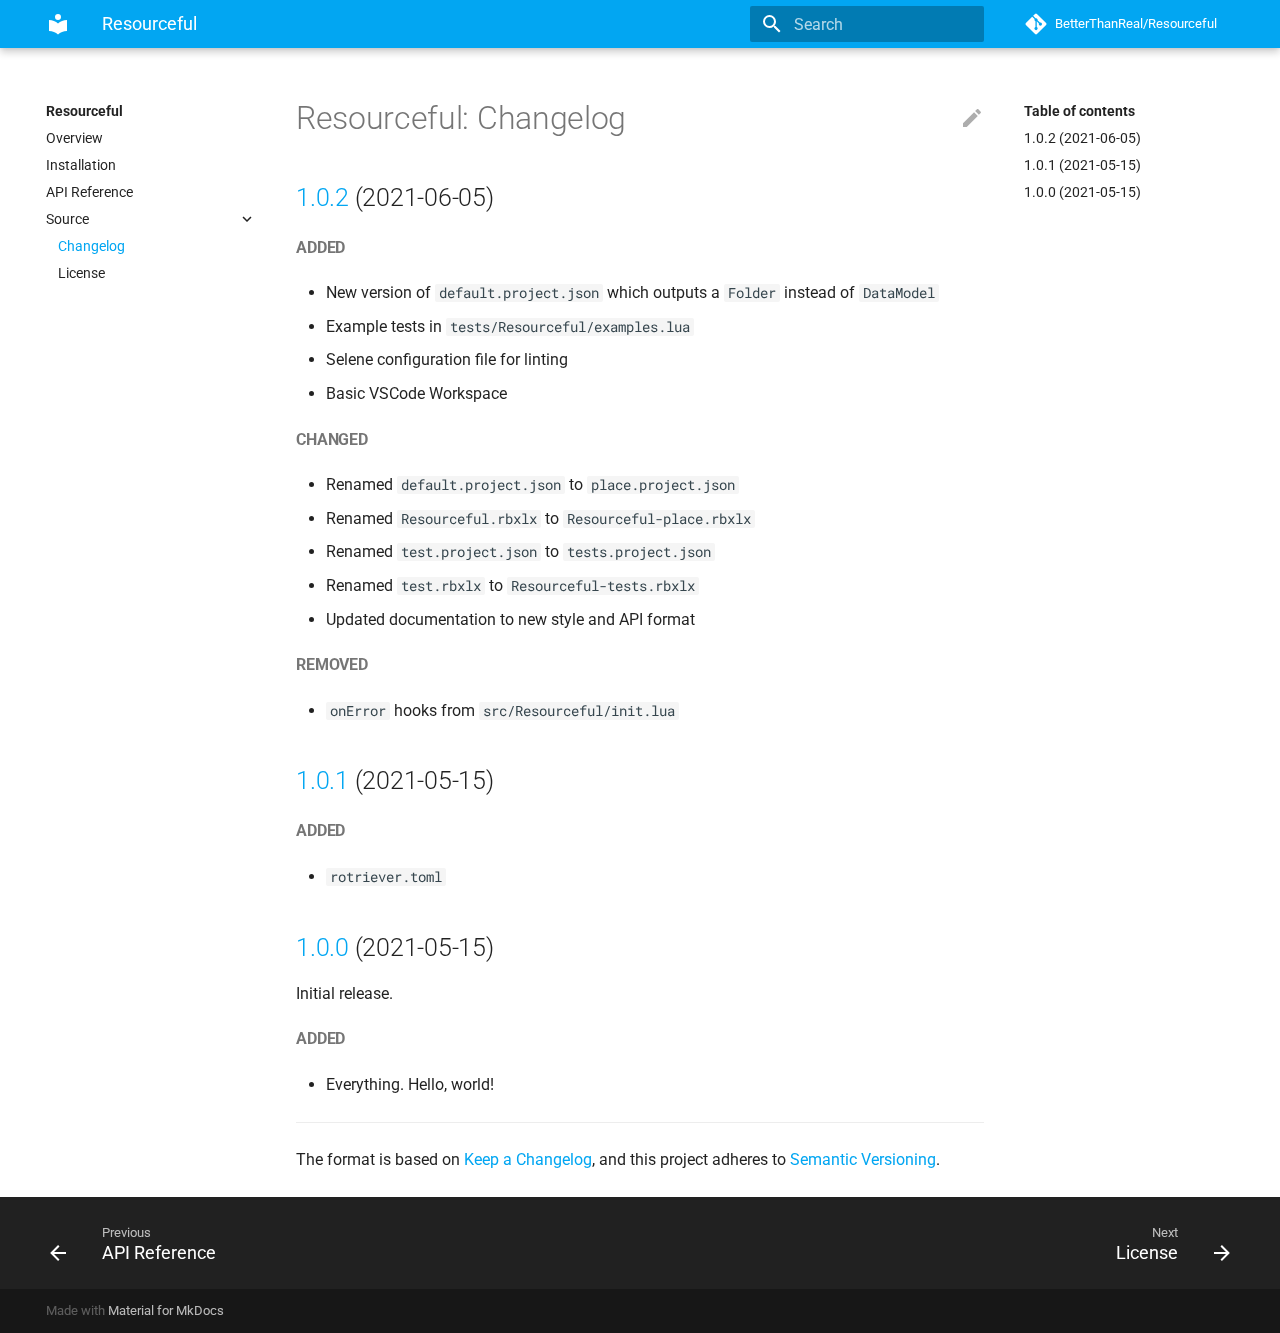
<file: changelog/index.html>
<!doctype html>
<html lang="en" class="no-js">
  <head>
    
      <meta charset="utf-8">
      <meta name="viewport" content="width=device-width,initial-scale=1">
      
      
      
      
      <link rel="icon" href="../assets/images/favicon.png">
      <meta name="generator" content="mkdocs-1.1.2, mkdocs-material-7.1.3">
    
    
      
        <title>Changelog - Resourceful</title>
      
    
    
      <link rel="stylesheet" href="../assets/stylesheets/main.e35208c4.min.css">
      
        
        <link rel="stylesheet" href="../assets/stylesheets/palette.ef6f36e2.min.css">
        
          
          
          <meta name="theme-color" content="#02a6f2">
        
      
    
    
    
      
        
        <link rel="preconnect" href="https://fonts.gstatic.com" crossorigin>
        <link rel="stylesheet" href="https://fonts.googleapis.com/css?family=Roboto:300,400,400i,700%7CRoboto+Mono&display=fallback">
        <style>:root{--md-text-font-family:"Roboto";--md-code-font-family:"Roboto Mono"}</style>
      
    
    
    
      <link rel="stylesheet" href="../css/extra.css">
    
    
      
    
    
  </head>
  
  
    
    
    
    
    
    <body dir="ltr" data-md-color-scheme="preference" data-md-color-primary="light-blue" data-md-color-accent="light-blue">
  
    
    <script>function __prefix(e){return new URL("..",location).pathname+"."+e}function __get(e,t=localStorage){return JSON.parse(t.getItem(__prefix(e)))}</script>
    
    <input class="md-toggle" data-md-toggle="drawer" type="checkbox" id="__drawer" autocomplete="off">
    <input class="md-toggle" data-md-toggle="search" type="checkbox" id="__search" autocomplete="off">
    <label class="md-overlay" for="__drawer"></label>
    <div data-md-component="skip">
      
        
        <a href="#resourceful-changelog" class="md-skip">
          Skip to content
        </a>
      
    </div>
    <div data-md-component="announce">
      
    </div>
    
      <header class="md-header" data-md-component="header">
  <nav class="md-header__inner md-grid" aria-label="Header">
    <a href=".." title="Resourceful" class="md-header__button md-logo" aria-label="Resourceful" data-md-component="logo">
      
  
  <svg xmlns="http://www.w3.org/2000/svg" viewBox="0 0 24 24"><path d="M12 8a3 3 0 0 0 3-3 3 3 0 0 0-3-3 3 3 0 0 0-3 3 3 3 0 0 0 3 3m0 3.54C9.64 9.35 6.5 8 3 8v11c3.5 0 6.64 1.35 9 3.54 2.36-2.19 5.5-3.54 9-3.54V8c-3.5 0-6.64 1.35-9 3.54z"/></svg>

    </a>
    <label class="md-header__button md-icon" for="__drawer">
      <svg xmlns="http://www.w3.org/2000/svg" viewBox="0 0 24 24"><path d="M3 6h18v2H3V6m0 5h18v2H3v-2m0 5h18v2H3v-2z"/></svg>
    </label>
    <div class="md-header__title" data-md-component="header-title">
      <div class="md-header__ellipsis">
        <div class="md-header__topic">
          <span class="md-ellipsis">
            Resourceful
          </span>
        </div>
        <div class="md-header__topic" data-md-component="header-topic">
          <span class="md-ellipsis">
            
              Changelog
            
          </span>
        </div>
      </div>
    </div>
    
    
    
      <label class="md-header__button md-icon" for="__search">
        <svg xmlns="http://www.w3.org/2000/svg" viewBox="0 0 24 24"><path d="M9.5 3A6.5 6.5 0 0 1 16 9.5c0 1.61-.59 3.09-1.56 4.23l.27.27h.79l5 5-1.5 1.5-5-5v-.79l-.27-.27A6.516 6.516 0 0 1 9.5 16 6.5 6.5 0 0 1 3 9.5 6.5 6.5 0 0 1 9.5 3m0 2C7 5 5 7 5 9.5S7 14 9.5 14 14 12 14 9.5 12 5 9.5 5z"/></svg>
      </label>
      
<div class="md-search" data-md-component="search" role="dialog">
  <label class="md-search__overlay" for="__search"></label>
  <div class="md-search__inner" role="search">
    <form class="md-search__form" name="search">
      <input type="text" class="md-search__input" name="query" aria-label="Search" placeholder="Search" autocapitalize="off" autocorrect="off" autocomplete="off" spellcheck="false" data-md-component="search-query" data-md-state="active" required>
      <label class="md-search__icon md-icon" for="__search">
        <svg xmlns="http://www.w3.org/2000/svg" viewBox="0 0 24 24"><path d="M9.5 3A6.5 6.5 0 0 1 16 9.5c0 1.61-.59 3.09-1.56 4.23l.27.27h.79l5 5-1.5 1.5-5-5v-.79l-.27-.27A6.516 6.516 0 0 1 9.5 16 6.5 6.5 0 0 1 3 9.5 6.5 6.5 0 0 1 9.5 3m0 2C7 5 5 7 5 9.5S7 14 9.5 14 14 12 14 9.5 12 5 9.5 5z"/></svg>
        <svg xmlns="http://www.w3.org/2000/svg" viewBox="0 0 24 24"><path d="M20 11v2H8l5.5 5.5-1.42 1.42L4.16 12l7.92-7.92L13.5 5.5 8 11h12z"/></svg>
      </label>
      <button type="reset" class="md-search__icon md-icon" aria-label="Clear" tabindex="-1">
        <svg xmlns="http://www.w3.org/2000/svg" viewBox="0 0 24 24"><path d="M19 6.41 17.59 5 12 10.59 6.41 5 5 6.41 10.59 12 5 17.59 6.41 19 12 13.41 17.59 19 19 17.59 13.41 12 19 6.41z"/></svg>
      </button>
    </form>
    <div class="md-search__output">
      <div class="md-search__scrollwrap" data-md-scrollfix>
        <div class="md-search-result" data-md-component="search-result">
          <div class="md-search-result__meta">
            Initializing search
          </div>
          <ol class="md-search-result__list"></ol>
        </div>
      </div>
    </div>
  </div>
</div>
    
    
      <div class="md-header__source">
        
<a href="https://github.com/BetterThanReal/Resourceful/" title="Go to repository" class="md-source" data-md-component="source">
  <div class="md-source__icon md-icon">
    
    <svg xmlns="http://www.w3.org/2000/svg" viewBox="0 0 448 512"><path d="M439.55 236.05 244 40.45a28.87 28.87 0 0 0-40.81 0l-40.66 40.63 51.52 51.52c27.06-9.14 52.68 16.77 43.39 43.68l49.66 49.66c34.23-11.8 61.18 31 35.47 56.69-26.49 26.49-70.21-2.87-56-37.34L240.22 199v121.85c25.3 12.54 22.26 41.85 9.08 55a34.34 34.34 0 0 1-48.55 0c-17.57-17.6-11.07-46.91 11.25-56v-123c-20.8-8.51-24.6-30.74-18.64-45L142.57 101 8.45 235.14a28.86 28.86 0 0 0 0 40.81l195.61 195.6a28.86 28.86 0 0 0 40.8 0l194.69-194.69a28.86 28.86 0 0 0 0-40.81z"/></svg>
  </div>
  <div class="md-source__repository">
    BetterThanReal/Resourceful
  </div>
</a>
      </div>
    
  </nav>
</header>
    
    <div class="md-container" data-md-component="container">
      
      
        
      
      <main class="md-main" data-md-component="main">
        <div class="md-main__inner md-grid">
          
            
              
              <div class="md-sidebar md-sidebar--primary" data-md-component="sidebar" data-md-type="navigation" >
                <div class="md-sidebar__scrollwrap">
                  <div class="md-sidebar__inner">
                    


<nav class="md-nav md-nav--primary" aria-label="Navigation" data-md-level="0">
  <label class="md-nav__title" for="__drawer">
    <a href=".." title="Resourceful" class="md-nav__button md-logo" aria-label="Resourceful" data-md-component="logo">
      
  
  <svg xmlns="http://www.w3.org/2000/svg" viewBox="0 0 24 24"><path d="M12 8a3 3 0 0 0 3-3 3 3 0 0 0-3-3 3 3 0 0 0-3 3 3 3 0 0 0 3 3m0 3.54C9.64 9.35 6.5 8 3 8v11c3.5 0 6.64 1.35 9 3.54 2.36-2.19 5.5-3.54 9-3.54V8c-3.5 0-6.64 1.35-9 3.54z"/></svg>

    </a>
    Resourceful
  </label>
  
    <div class="md-nav__source">
      
<a href="https://github.com/BetterThanReal/Resourceful/" title="Go to repository" class="md-source" data-md-component="source">
  <div class="md-source__icon md-icon">
    
    <svg xmlns="http://www.w3.org/2000/svg" viewBox="0 0 448 512"><path d="M439.55 236.05 244 40.45a28.87 28.87 0 0 0-40.81 0l-40.66 40.63 51.52 51.52c27.06-9.14 52.68 16.77 43.39 43.68l49.66 49.66c34.23-11.8 61.18 31 35.47 56.69-26.49 26.49-70.21-2.87-56-37.34L240.22 199v121.85c25.3 12.54 22.26 41.85 9.08 55a34.34 34.34 0 0 1-48.55 0c-17.57-17.6-11.07-46.91 11.25-56v-123c-20.8-8.51-24.6-30.74-18.64-45L142.57 101 8.45 235.14a28.86 28.86 0 0 0 0 40.81l195.61 195.6a28.86 28.86 0 0 0 40.8 0l194.69-194.69a28.86 28.86 0 0 0 0-40.81z"/></svg>
  </div>
  <div class="md-source__repository">
    BetterThanReal/Resourceful
  </div>
</a>
    </div>
  
  <ul class="md-nav__list" data-md-scrollfix>
    
      
      
      

  
  
  
    <li class="md-nav__item">
      <a href=".." class="md-nav__link">
        Overview
      </a>
    </li>
  

    
      
      
      

  
  
  
    <li class="md-nav__item">
      <a href="../installation/" class="md-nav__link">
        Installation
      </a>
    </li>
  

    
      
      
      

  
  
  
    <li class="md-nav__item">
      <a href="../api-reference/" class="md-nav__link">
        API Reference
      </a>
    </li>
  

    
      
      
      

  
  
    
  
  
    
    <li class="md-nav__item md-nav__item--active md-nav__item--nested">
      
      
        <input class="md-nav__toggle md-toggle" data-md-toggle="__nav_4" type="checkbox" id="__nav_4" checked>
      
      <label class="md-nav__link" for="__nav_4">
        Source
        <span class="md-nav__icon md-icon"></span>
      </label>
      <nav class="md-nav" aria-label="Source" data-md-level="1">
        <label class="md-nav__title" for="__nav_4">
          <span class="md-nav__icon md-icon"></span>
          Source
        </label>
        <ul class="md-nav__list" data-md-scrollfix>
          
            
  
  
    
  
  
    <li class="md-nav__item md-nav__item--active">
      
      <input class="md-nav__toggle md-toggle" data-md-toggle="toc" type="checkbox" id="__toc">
      
      
        
      
      
        <label class="md-nav__link md-nav__link--active" for="__toc">
          Changelog
          <span class="md-nav__icon md-icon"></span>
        </label>
      
      <a href="./" class="md-nav__link md-nav__link--active">
        Changelog
      </a>
      
        
<nav class="md-nav md-nav--secondary" aria-label="Table of contents">
  
  
  
    
  
  
    <label class="md-nav__title" for="__toc">
      <span class="md-nav__icon md-icon"></span>
      Table of contents
    </label>
    <ul class="md-nav__list" data-md-component="toc" data-md-scrollfix>
      
        <li class="md-nav__item">
  <a href="#102-2021-06-05" class="md-nav__link">
    1.0.2 (2021-06-05)
  </a>
  
</li>
      
        <li class="md-nav__item">
  <a href="#101-2021-05-15" class="md-nav__link">
    1.0.1 (2021-05-15)
  </a>
  
</li>
      
        <li class="md-nav__item">
  <a href="#100-2021-05-15" class="md-nav__link">
    1.0.0 (2021-05-15)
  </a>
  
</li>
      
    </ul>
  
</nav>
      
    </li>
  

          
            
  
  
  
    <li class="md-nav__item">
      <a href="../license/" class="md-nav__link">
        License
      </a>
    </li>
  

          
        </ul>
      </nav>
    </li>
  

    
  </ul>
</nav>
                  </div>
                </div>
              </div>
            
            
              
              <div class="md-sidebar md-sidebar--secondary" data-md-component="sidebar" data-md-type="toc" >
                <div class="md-sidebar__scrollwrap">
                  <div class="md-sidebar__inner">
                    
<nav class="md-nav md-nav--secondary" aria-label="Table of contents">
  
  
  
    
  
  
    <label class="md-nav__title" for="__toc">
      <span class="md-nav__icon md-icon"></span>
      Table of contents
    </label>
    <ul class="md-nav__list" data-md-component="toc" data-md-scrollfix>
      
        <li class="md-nav__item">
  <a href="#102-2021-06-05" class="md-nav__link">
    1.0.2 (2021-06-05)
  </a>
  
</li>
      
        <li class="md-nav__item">
  <a href="#101-2021-05-15" class="md-nav__link">
    1.0.1 (2021-05-15)
  </a>
  
</li>
      
        <li class="md-nav__item">
  <a href="#100-2021-05-15" class="md-nav__link">
    1.0.0 (2021-05-15)
  </a>
  
</li>
      
    </ul>
  
</nav>
                  </div>
                </div>
              </div>
            
          
          <div class="md-content" data-md-component="content">
            <article class="md-content__inner md-typeset">
              
                
                  <a href="https://github.com/BetterThanReal/Resourceful/edit/master/docs/changelog.md" title="Edit this page" class="md-content__button md-icon">
                    <svg xmlns="http://www.w3.org/2000/svg" viewBox="0 0 24 24"><path d="M20.71 7.04c.39-.39.39-1.04 0-1.41l-2.34-2.34c-.37-.39-1.02-.39-1.41 0l-1.84 1.83 3.75 3.75M3 17.25V21h3.75L17.81 9.93l-3.75-3.75L3 17.25z"/></svg>
                  </a>
                
                
                <h1 id="resourceful-changelog">Resourceful: Changelog<a class="headerlink" href="#resourceful-changelog" title="Permanent link">&para;</a></h1>
<h2 id="102-2021-06-05"><a href="https://github.com/BetterThanReal/Resourceful/releases/tag/1.0.2">1.0.2</a> (2021-06-05)<a class="headerlink" href="#102-2021-06-05" title="Permanent link">&para;</a></h2>
<h5 id="added">Added<a class="headerlink" href="#added" title="Permanent link">&para;</a></h5>
<ul>
<li>New version of <code>default.project.json</code> which outputs a <code>Folder</code> instead of <code>DataModel</code></li>
<li>Example tests in <code>tests/Resourceful/examples.lua</code></li>
<li>Selene configuration file for linting</li>
<li>Basic VSCode Workspace</li>
</ul>
<h5 id="changed">Changed<a class="headerlink" href="#changed" title="Permanent link">&para;</a></h5>
<ul>
<li>Renamed <code>default.project.json</code> to <code>place.project.json</code></li>
<li>Renamed <code>Resourceful.rbxlx</code> to <code>Resourceful-place.rbxlx</code></li>
<li>Renamed <code>test.project.json</code> to <code>tests.project.json</code></li>
<li>Renamed <code>test.rbxlx</code> to <code>Resourceful-tests.rbxlx</code></li>
<li>Updated documentation to new style and API format</li>
</ul>
<h5 id="removed">Removed<a class="headerlink" href="#removed" title="Permanent link">&para;</a></h5>
<ul>
<li><code>onError</code> hooks from <code>src/Resourceful/init.lua</code></li>
</ul>
<h2 id="101-2021-05-15"><a href="https://github.com/BetterThanReal/Resourceful/releases/tag/1.0.1">1.0.1</a> (2021-05-15)<a class="headerlink" href="#101-2021-05-15" title="Permanent link">&para;</a></h2>
<h5 id="added_1">Added<a class="headerlink" href="#added_1" title="Permanent link">&para;</a></h5>
<ul>
<li><code>rotriever.toml</code></li>
</ul>
<h2 id="100-2021-05-15"><a href="https://github.com/BetterThanReal/Resourceful/releases/tag/1.0.0">1.0.0</a> (2021-05-15)<a class="headerlink" href="#100-2021-05-15" title="Permanent link">&para;</a></h2>
<p>Initial release.</p>
<h5 id="added_2">Added<a class="headerlink" href="#added_2" title="Permanent link">&para;</a></h5>
<ul>
<li>Everything.  Hello, world!</li>
</ul>
<hr />
<p>The format is based on <a href="https://keepachangelog.com/en/1.0.0/">Keep a Changelog</a>,
and this project adheres to <a href="https://semver.org/spec/v2.0.0.html">Semantic Versioning</a>.</p>
                
              
              
                


              
            </article>
          </div>
        </div>
        
      </main>
      
        
<footer class="md-footer">
  
    <nav class="md-footer__inner md-grid" aria-label="Footer">
      
        <a href="../api-reference/" class="md-footer__link md-footer__link--prev" rel="prev">
          <div class="md-footer__button md-icon">
            <svg xmlns="http://www.w3.org/2000/svg" viewBox="0 0 24 24"><path d="M20 11v2H8l5.5 5.5-1.42 1.42L4.16 12l7.92-7.92L13.5 5.5 8 11h12z"/></svg>
          </div>
          <div class="md-footer__title">
            <div class="md-ellipsis">
              <span class="md-footer__direction">
                Previous
              </span>
              API Reference
            </div>
          </div>
        </a>
      
      
        <a href="../license/" class="md-footer__link md-footer__link--next" rel="next">
          <div class="md-footer__title">
            <div class="md-ellipsis">
              <span class="md-footer__direction">
                Next
              </span>
              License
            </div>
          </div>
          <div class="md-footer__button md-icon">
            <svg xmlns="http://www.w3.org/2000/svg" viewBox="0 0 24 24"><path d="M4 11v2h12l-5.5 5.5 1.42 1.42L19.84 12l-7.92-7.92L10.5 5.5 16 11H4z"/></svg>
          </div>
        </a>
      
    </nav>
  
  <div class="md-footer-meta md-typeset">
    <div class="md-footer-meta__inner md-grid">
      <div class="md-footer-copyright">
        
        Made with
        <a href="https://squidfunk.github.io/mkdocs-material/" target="_blank" rel="noopener">
          Material for MkDocs
        </a>
        
      </div>
      
    </div>
  </div>
</footer>
      
    </div>
    <div class="md-dialog" data-md-component="dialog">
      <div class="md-dialog__inner md-typeset"></div>
    </div>
    <script id="__config" type="application/json">{"base": "..", "features": [], "translations": {"clipboard.copy": "Copy to clipboard", "clipboard.copied": "Copied to clipboard", "search.config.lang": "en", "search.config.pipeline": "trimmer, stopWordFilter", "search.config.separator": "[\\s\\-]+", "search.placeholder": "Search", "search.result.placeholder": "Type to start searching", "search.result.none": "No matching documents", "search.result.one": "1 matching document", "search.result.other": "# matching documents", "search.result.more.one": "1 more on this page", "search.result.more.other": "# more on this page", "search.result.term.missing": "Missing"}, "search": "../assets/javascripts/workers/search.fe42c31b.min.js", "version": null}</script>
    
    
      <script src="../assets/javascripts/bundle.4ea5477f.min.js"></script>
      
    
  </body>
</html>
</file>
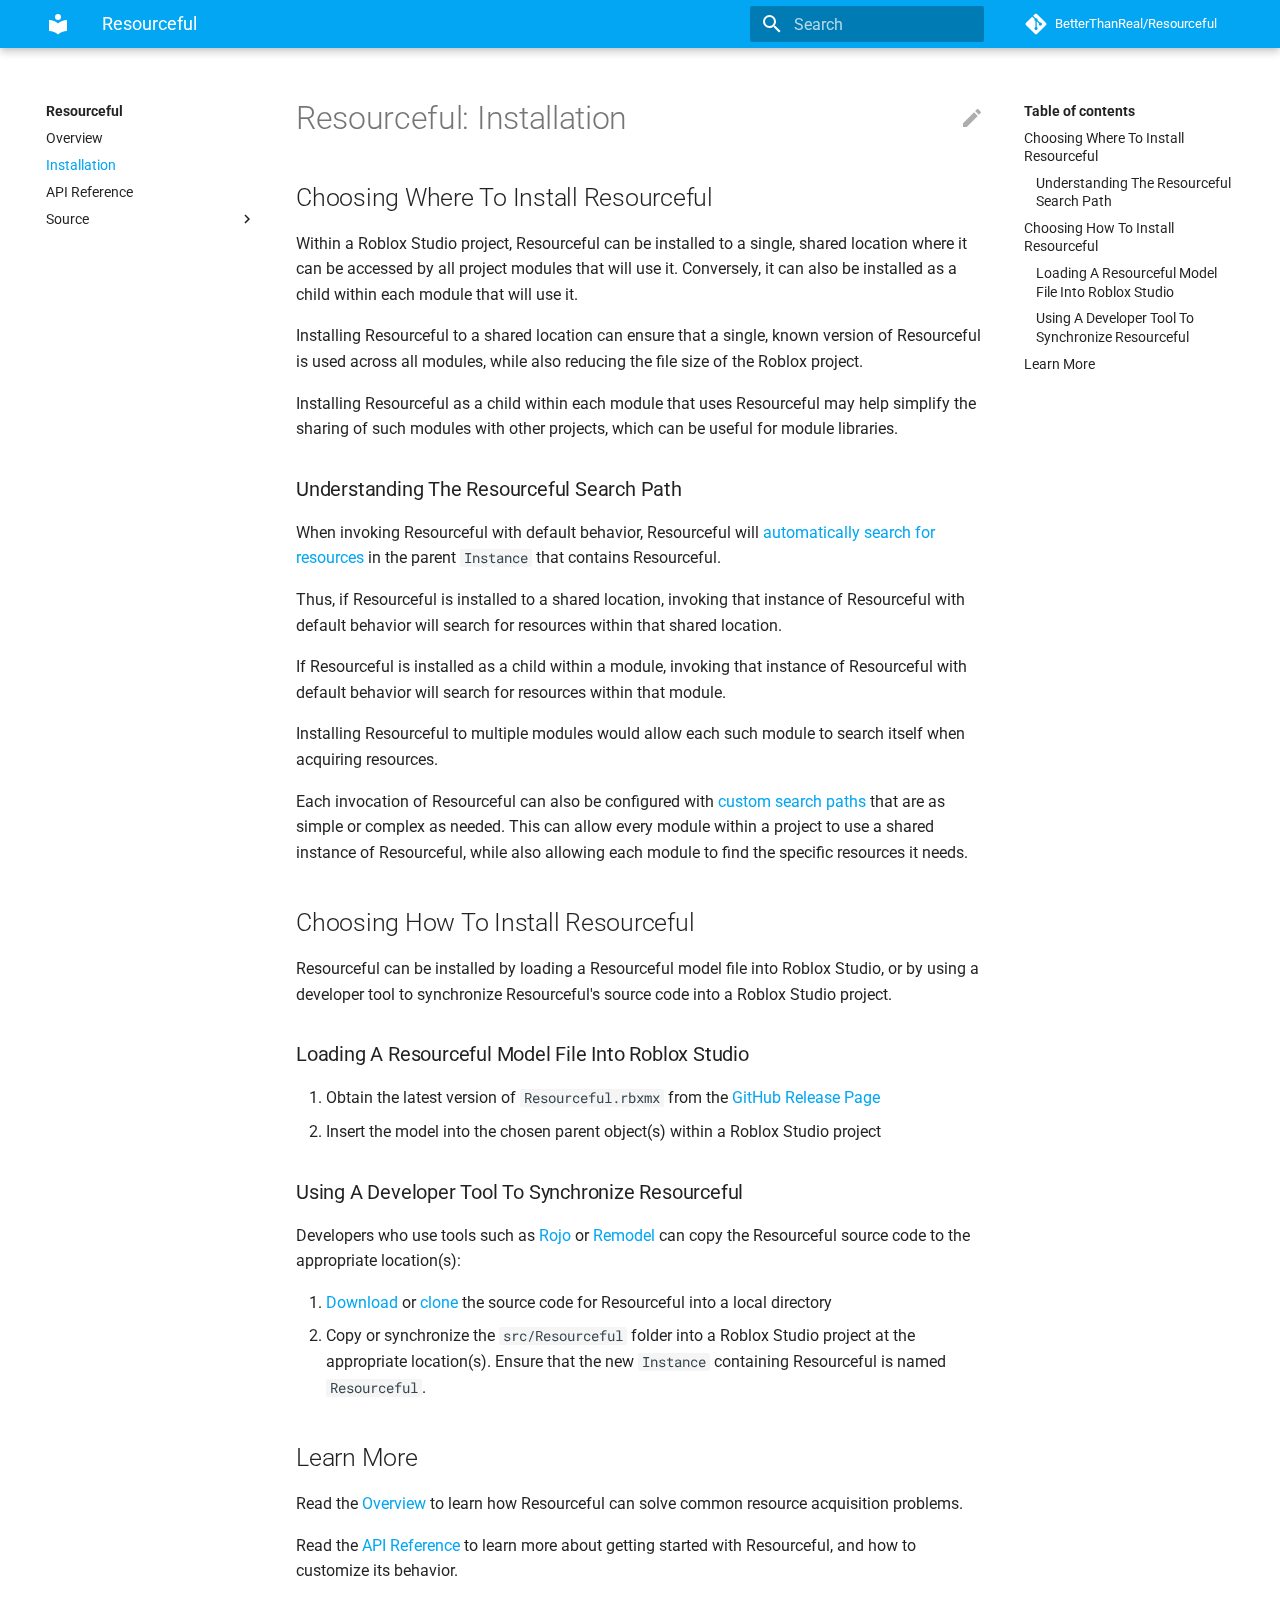
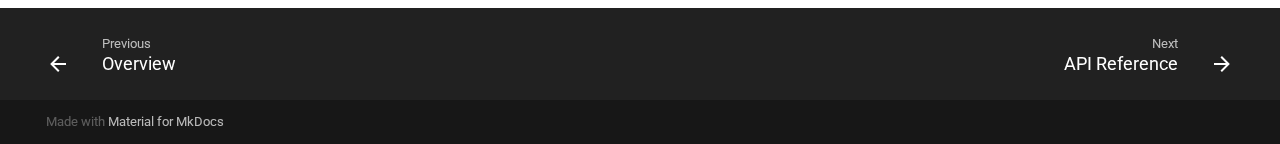
<file: installation/index.html>
<!doctype html>
<html lang="en" class="no-js">
  <head>
    
      <meta charset="utf-8">
      <meta name="viewport" content="width=device-width,initial-scale=1">
      
      
      
      
      <link rel="icon" href="../assets/images/favicon.png">
      <meta name="generator" content="mkdocs-1.1.2, mkdocs-material-7.1.3">
    
    
      
        <title>Installation - Resourceful</title>
      
    
    
      <link rel="stylesheet" href="../assets/stylesheets/main.e35208c4.min.css">
      
        
        <link rel="stylesheet" href="../assets/stylesheets/palette.ef6f36e2.min.css">
        
          
          
          <meta name="theme-color" content="#02a6f2">
        
      
    
    
    
      
        
        <link rel="preconnect" href="https://fonts.gstatic.com" crossorigin>
        <link rel="stylesheet" href="https://fonts.googleapis.com/css?family=Roboto:300,400,400i,700%7CRoboto+Mono&display=fallback">
        <style>:root{--md-text-font-family:"Roboto";--md-code-font-family:"Roboto Mono"}</style>
      
    
    
    
      <link rel="stylesheet" href="../css/extra.css">
    
    
      
    
    
  </head>
  
  
    
    
    
    
    
    <body dir="ltr" data-md-color-scheme="preference" data-md-color-primary="light-blue" data-md-color-accent="light-blue">
  
    
    <script>function __prefix(e){return new URL("..",location).pathname+"."+e}function __get(e,t=localStorage){return JSON.parse(t.getItem(__prefix(e)))}</script>
    
    <input class="md-toggle" data-md-toggle="drawer" type="checkbox" id="__drawer" autocomplete="off">
    <input class="md-toggle" data-md-toggle="search" type="checkbox" id="__search" autocomplete="off">
    <label class="md-overlay" for="__drawer"></label>
    <div data-md-component="skip">
      
        
        <a href="#resourceful-installation" class="md-skip">
          Skip to content
        </a>
      
    </div>
    <div data-md-component="announce">
      
    </div>
    
      <header class="md-header" data-md-component="header">
  <nav class="md-header__inner md-grid" aria-label="Header">
    <a href=".." title="Resourceful" class="md-header__button md-logo" aria-label="Resourceful" data-md-component="logo">
      
  
  <svg xmlns="http://www.w3.org/2000/svg" viewBox="0 0 24 24"><path d="M12 8a3 3 0 0 0 3-3 3 3 0 0 0-3-3 3 3 0 0 0-3 3 3 3 0 0 0 3 3m0 3.54C9.64 9.35 6.5 8 3 8v11c3.5 0 6.64 1.35 9 3.54 2.36-2.19 5.5-3.54 9-3.54V8c-3.5 0-6.64 1.35-9 3.54z"/></svg>

    </a>
    <label class="md-header__button md-icon" for="__drawer">
      <svg xmlns="http://www.w3.org/2000/svg" viewBox="0 0 24 24"><path d="M3 6h18v2H3V6m0 5h18v2H3v-2m0 5h18v2H3v-2z"/></svg>
    </label>
    <div class="md-header__title" data-md-component="header-title">
      <div class="md-header__ellipsis">
        <div class="md-header__topic">
          <span class="md-ellipsis">
            Resourceful
          </span>
        </div>
        <div class="md-header__topic" data-md-component="header-topic">
          <span class="md-ellipsis">
            
              Installation
            
          </span>
        </div>
      </div>
    </div>
    
    
    
      <label class="md-header__button md-icon" for="__search">
        <svg xmlns="http://www.w3.org/2000/svg" viewBox="0 0 24 24"><path d="M9.5 3A6.5 6.5 0 0 1 16 9.5c0 1.61-.59 3.09-1.56 4.23l.27.27h.79l5 5-1.5 1.5-5-5v-.79l-.27-.27A6.516 6.516 0 0 1 9.5 16 6.5 6.5 0 0 1 3 9.5 6.5 6.5 0 0 1 9.5 3m0 2C7 5 5 7 5 9.5S7 14 9.5 14 14 12 14 9.5 12 5 9.5 5z"/></svg>
      </label>
      
<div class="md-search" data-md-component="search" role="dialog">
  <label class="md-search__overlay" for="__search"></label>
  <div class="md-search__inner" role="search">
    <form class="md-search__form" name="search">
      <input type="text" class="md-search__input" name="query" aria-label="Search" placeholder="Search" autocapitalize="off" autocorrect="off" autocomplete="off" spellcheck="false" data-md-component="search-query" data-md-state="active" required>
      <label class="md-search__icon md-icon" for="__search">
        <svg xmlns="http://www.w3.org/2000/svg" viewBox="0 0 24 24"><path d="M9.5 3A6.5 6.5 0 0 1 16 9.5c0 1.61-.59 3.09-1.56 4.23l.27.27h.79l5 5-1.5 1.5-5-5v-.79l-.27-.27A6.516 6.516 0 0 1 9.5 16 6.5 6.5 0 0 1 3 9.5 6.5 6.5 0 0 1 9.5 3m0 2C7 5 5 7 5 9.5S7 14 9.5 14 14 12 14 9.5 12 5 9.5 5z"/></svg>
        <svg xmlns="http://www.w3.org/2000/svg" viewBox="0 0 24 24"><path d="M20 11v2H8l5.5 5.5-1.42 1.42L4.16 12l7.92-7.92L13.5 5.5 8 11h12z"/></svg>
      </label>
      <button type="reset" class="md-search__icon md-icon" aria-label="Clear" tabindex="-1">
        <svg xmlns="http://www.w3.org/2000/svg" viewBox="0 0 24 24"><path d="M19 6.41 17.59 5 12 10.59 6.41 5 5 6.41 10.59 12 5 17.59 6.41 19 12 13.41 17.59 19 19 17.59 13.41 12 19 6.41z"/></svg>
      </button>
    </form>
    <div class="md-search__output">
      <div class="md-search__scrollwrap" data-md-scrollfix>
        <div class="md-search-result" data-md-component="search-result">
          <div class="md-search-result__meta">
            Initializing search
          </div>
          <ol class="md-search-result__list"></ol>
        </div>
      </div>
    </div>
  </div>
</div>
    
    
      <div class="md-header__source">
        
<a href="https://github.com/BetterThanReal/Resourceful/" title="Go to repository" class="md-source" data-md-component="source">
  <div class="md-source__icon md-icon">
    
    <svg xmlns="http://www.w3.org/2000/svg" viewBox="0 0 448 512"><path d="M439.55 236.05 244 40.45a28.87 28.87 0 0 0-40.81 0l-40.66 40.63 51.52 51.52c27.06-9.14 52.68 16.77 43.39 43.68l49.66 49.66c34.23-11.8 61.18 31 35.47 56.69-26.49 26.49-70.21-2.87-56-37.34L240.22 199v121.85c25.3 12.54 22.26 41.85 9.08 55a34.34 34.34 0 0 1-48.55 0c-17.57-17.6-11.07-46.91 11.25-56v-123c-20.8-8.51-24.6-30.74-18.64-45L142.57 101 8.45 235.14a28.86 28.86 0 0 0 0 40.81l195.61 195.6a28.86 28.86 0 0 0 40.8 0l194.69-194.69a28.86 28.86 0 0 0 0-40.81z"/></svg>
  </div>
  <div class="md-source__repository">
    BetterThanReal/Resourceful
  </div>
</a>
      </div>
    
  </nav>
</header>
    
    <div class="md-container" data-md-component="container">
      
      
        
      
      <main class="md-main" data-md-component="main">
        <div class="md-main__inner md-grid">
          
            
              
              <div class="md-sidebar md-sidebar--primary" data-md-component="sidebar" data-md-type="navigation" >
                <div class="md-sidebar__scrollwrap">
                  <div class="md-sidebar__inner">
                    


<nav class="md-nav md-nav--primary" aria-label="Navigation" data-md-level="0">
  <label class="md-nav__title" for="__drawer">
    <a href=".." title="Resourceful" class="md-nav__button md-logo" aria-label="Resourceful" data-md-component="logo">
      
  
  <svg xmlns="http://www.w3.org/2000/svg" viewBox="0 0 24 24"><path d="M12 8a3 3 0 0 0 3-3 3 3 0 0 0-3-3 3 3 0 0 0-3 3 3 3 0 0 0 3 3m0 3.54C9.64 9.35 6.5 8 3 8v11c3.5 0 6.64 1.35 9 3.54 2.36-2.19 5.5-3.54 9-3.54V8c-3.5 0-6.64 1.35-9 3.54z"/></svg>

    </a>
    Resourceful
  </label>
  
    <div class="md-nav__source">
      
<a href="https://github.com/BetterThanReal/Resourceful/" title="Go to repository" class="md-source" data-md-component="source">
  <div class="md-source__icon md-icon">
    
    <svg xmlns="http://www.w3.org/2000/svg" viewBox="0 0 448 512"><path d="M439.55 236.05 244 40.45a28.87 28.87 0 0 0-40.81 0l-40.66 40.63 51.52 51.52c27.06-9.14 52.68 16.77 43.39 43.68l49.66 49.66c34.23-11.8 61.18 31 35.47 56.69-26.49 26.49-70.21-2.87-56-37.34L240.22 199v121.85c25.3 12.54 22.26 41.85 9.08 55a34.34 34.34 0 0 1-48.55 0c-17.57-17.6-11.07-46.91 11.25-56v-123c-20.8-8.51-24.6-30.74-18.64-45L142.57 101 8.45 235.14a28.86 28.86 0 0 0 0 40.81l195.61 195.6a28.86 28.86 0 0 0 40.8 0l194.69-194.69a28.86 28.86 0 0 0 0-40.81z"/></svg>
  </div>
  <div class="md-source__repository">
    BetterThanReal/Resourceful
  </div>
</a>
    </div>
  
  <ul class="md-nav__list" data-md-scrollfix>
    
      
      
      

  
  
  
    <li class="md-nav__item">
      <a href=".." class="md-nav__link">
        Overview
      </a>
    </li>
  

    
      
      
      

  
  
    
  
  
    <li class="md-nav__item md-nav__item--active">
      
      <input class="md-nav__toggle md-toggle" data-md-toggle="toc" type="checkbox" id="__toc">
      
      
        
      
      
        <label class="md-nav__link md-nav__link--active" for="__toc">
          Installation
          <span class="md-nav__icon md-icon"></span>
        </label>
      
      <a href="./" class="md-nav__link md-nav__link--active">
        Installation
      </a>
      
        
<nav class="md-nav md-nav--secondary" aria-label="Table of contents">
  
  
  
    
  
  
    <label class="md-nav__title" for="__toc">
      <span class="md-nav__icon md-icon"></span>
      Table of contents
    </label>
    <ul class="md-nav__list" data-md-component="toc" data-md-scrollfix>
      
        <li class="md-nav__item">
  <a href="#choosing-where-to-install-resourceful" class="md-nav__link">
    Choosing Where To Install Resourceful
  </a>
  
    <nav class="md-nav" aria-label="Choosing Where To Install Resourceful">
      <ul class="md-nav__list">
        
          <li class="md-nav__item">
  <a href="#understanding-the-resourceful-search-path" class="md-nav__link">
    Understanding The Resourceful Search Path
  </a>
  
</li>
        
      </ul>
    </nav>
  
</li>
      
        <li class="md-nav__item">
  <a href="#choosing-how-to-install-resourceful" class="md-nav__link">
    Choosing How To Install Resourceful
  </a>
  
    <nav class="md-nav" aria-label="Choosing How To Install Resourceful">
      <ul class="md-nav__list">
        
          <li class="md-nav__item">
  <a href="#loading-a-resourceful-model-file-into-roblox-studio" class="md-nav__link">
    Loading A Resourceful Model File Into Roblox Studio
  </a>
  
</li>
        
          <li class="md-nav__item">
  <a href="#using-a-developer-tool-to-synchronize-resourceful" class="md-nav__link">
    Using A Developer Tool To Synchronize Resourceful
  </a>
  
</li>
        
      </ul>
    </nav>
  
</li>
      
        <li class="md-nav__item">
  <a href="#learn-more" class="md-nav__link">
    Learn More
  </a>
  
</li>
      
    </ul>
  
</nav>
      
    </li>
  

    
      
      
      

  
  
  
    <li class="md-nav__item">
      <a href="../api-reference/" class="md-nav__link">
        API Reference
      </a>
    </li>
  

    
      
      
      

  
  
  
    
    <li class="md-nav__item md-nav__item--nested">
      
      
        <input class="md-nav__toggle md-toggle" data-md-toggle="__nav_4" type="checkbox" id="__nav_4" >
      
      <label class="md-nav__link" for="__nav_4">
        Source
        <span class="md-nav__icon md-icon"></span>
      </label>
      <nav class="md-nav" aria-label="Source" data-md-level="1">
        <label class="md-nav__title" for="__nav_4">
          <span class="md-nav__icon md-icon"></span>
          Source
        </label>
        <ul class="md-nav__list" data-md-scrollfix>
          
            
  
  
  
    <li class="md-nav__item">
      <a href="../changelog/" class="md-nav__link">
        Changelog
      </a>
    </li>
  

          
            
  
  
  
    <li class="md-nav__item">
      <a href="../license/" class="md-nav__link">
        License
      </a>
    </li>
  

          
        </ul>
      </nav>
    </li>
  

    
  </ul>
</nav>
                  </div>
                </div>
              </div>
            
            
              
              <div class="md-sidebar md-sidebar--secondary" data-md-component="sidebar" data-md-type="toc" >
                <div class="md-sidebar__scrollwrap">
                  <div class="md-sidebar__inner">
                    
<nav class="md-nav md-nav--secondary" aria-label="Table of contents">
  
  
  
    
  
  
    <label class="md-nav__title" for="__toc">
      <span class="md-nav__icon md-icon"></span>
      Table of contents
    </label>
    <ul class="md-nav__list" data-md-component="toc" data-md-scrollfix>
      
        <li class="md-nav__item">
  <a href="#choosing-where-to-install-resourceful" class="md-nav__link">
    Choosing Where To Install Resourceful
  </a>
  
    <nav class="md-nav" aria-label="Choosing Where To Install Resourceful">
      <ul class="md-nav__list">
        
          <li class="md-nav__item">
  <a href="#understanding-the-resourceful-search-path" class="md-nav__link">
    Understanding The Resourceful Search Path
  </a>
  
</li>
        
      </ul>
    </nav>
  
</li>
      
        <li class="md-nav__item">
  <a href="#choosing-how-to-install-resourceful" class="md-nav__link">
    Choosing How To Install Resourceful
  </a>
  
    <nav class="md-nav" aria-label="Choosing How To Install Resourceful">
      <ul class="md-nav__list">
        
          <li class="md-nav__item">
  <a href="#loading-a-resourceful-model-file-into-roblox-studio" class="md-nav__link">
    Loading A Resourceful Model File Into Roblox Studio
  </a>
  
</li>
        
          <li class="md-nav__item">
  <a href="#using-a-developer-tool-to-synchronize-resourceful" class="md-nav__link">
    Using A Developer Tool To Synchronize Resourceful
  </a>
  
</li>
        
      </ul>
    </nav>
  
</li>
      
        <li class="md-nav__item">
  <a href="#learn-more" class="md-nav__link">
    Learn More
  </a>
  
</li>
      
    </ul>
  
</nav>
                  </div>
                </div>
              </div>
            
          
          <div class="md-content" data-md-component="content">
            <article class="md-content__inner md-typeset">
              
                
                  <a href="https://github.com/BetterThanReal/Resourceful/edit/master/docs/installation.md" title="Edit this page" class="md-content__button md-icon">
                    <svg xmlns="http://www.w3.org/2000/svg" viewBox="0 0 24 24"><path d="M20.71 7.04c.39-.39.39-1.04 0-1.41l-2.34-2.34c-.37-.39-1.02-.39-1.41 0l-1.84 1.83 3.75 3.75M3 17.25V21h3.75L17.81 9.93l-3.75-3.75L3 17.25z"/></svg>
                  </a>
                
                
                <h1 id="resourceful-installation">Resourceful: Installation<a class="headerlink" href="#resourceful-installation" title="Permanent link">&para;</a></h1>
<h2 id="choosing-where-to-install-resourceful">Choosing Where To Install Resourceful<a class="headerlink" href="#choosing-where-to-install-resourceful" title="Permanent link">&para;</a></h2>
<p>Within a Roblox Studio project, Resourceful can be installed to a single,
shared location where it can be accessed by all project modules that will use
it.  Conversely, it can also be installed as a child within each module that
will use it.</p>
<p>Installing Resourceful to a shared location can ensure that a single, known
version of Resourceful is used across all modules, while also reducing the
file size of the Roblox project.</p>
<p>Installing Resourceful as a child within each module that uses Resourceful may
help simplify the sharing of such modules with other projects, which can be
useful for module libraries.</p>
<h3 id="understanding-the-resourceful-search-path">Understanding The Resourceful Search Path<a class="headerlink" href="#understanding-the-resourceful-search-path" title="Permanent link">&para;</a></h3>
<p>When invoking Resourceful with default behavior, Resourceful will
<a href="../api-reference/#automatic-resource-acquisition" title="API Reference: Automatic Resource Acquisition">automatically search for resources</a>
in the parent <code>Instance</code> that contains Resourceful.</p>
<p>Thus, if Resourceful is installed to a shared location, invoking that instance
of Resourceful with default behavior will search for resources within that
shared location.</p>
<p>If Resourceful is installed as a child within a module, invoking that instance
of Resourceful with default behavior will search for resources within that
module.</p>
<p>Installing Resourceful to multiple modules would allow each such module to
search itself when acquiring resources.</p>
<p>Each invocation of Resourceful can also be configured with
<a href="../api-reference/#config-property-search" title="API Reference: config Property: search">custom search paths</a> that are as simple or complex
as needed.  This can allow every module within a project to use a shared
instance of Resourceful, while also allowing each module to find the specific
resources it needs.</p>
<h2 id="choosing-how-to-install-resourceful">Choosing How To Install Resourceful<a class="headerlink" href="#choosing-how-to-install-resourceful" title="Permanent link">&para;</a></h2>
<p>Resourceful can be installed by loading a Resourceful model file into Roblox
Studio, or by using a developer tool to synchronize Resourceful's source code
into a Roblox Studio project.</p>
<h3 id="loading-a-resourceful-model-file-into-roblox-studio">Loading A Resourceful Model File Into Roblox Studio<a class="headerlink" href="#loading-a-resourceful-model-file-into-roblox-studio" title="Permanent link">&para;</a></h3>
<ol>
<li>Obtain the latest version of <code>Resourceful.rbxmx</code> from the
<a href="https://github.com/BetterThanReal/Resourceful/releases" title="GitHub: Resourceful Releases">GitHub Release Page</a></li>
<li>Insert the model into the chosen parent object(s) within a Roblox Studio
project</li>
</ol>
<h3 id="using-a-developer-tool-to-synchronize-resourceful">Using A Developer Tool To Synchronize Resourceful<a class="headerlink" href="#using-a-developer-tool-to-synchronize-resourceful" title="Permanent link">&para;</a></h3>
<p>Developers who use tools such as <a href="https://rojo.space/">Rojo</a> or
<a href="https://github.com/rojo-rbx/remodel">Remodel</a> can copy the Resourceful source
code to the appropriate location(s):</p>
<ol>
<li><a href="https://github.com/BetterThanReal/Resourceful/releases" title="GitHub: Resourceful Releases">Download</a> or
<a href="https://github.com/BetterThanReal/Resourceful">clone</a> the source code for
Resourceful into a local directory</li>
<li>Copy or synchronize the <code>src/Resourceful</code> folder into a Roblox Studio
project at the appropriate location(s).  Ensure that the new <code>Instance</code>
containing Resourceful is named <code>Resourceful</code>.</li>
</ol>
<h2 id="learn-more">Learn More<a class="headerlink" href="#learn-more" title="Permanent link">&para;</a></h2>
<p>Read the <a href=".." title="Overview">Overview</a> to learn how Resourceful can solve common resource
acquisition problems.</p>
<p>Read the <a href="../api-reference/" title="API Reference">API Reference</a> to learn more about getting started with
Resourceful, and how to customize its behavior.</p>
                
              
              
                


              
            </article>
          </div>
        </div>
        
      </main>
      
        
<footer class="md-footer">
  
    <nav class="md-footer__inner md-grid" aria-label="Footer">
      
        <a href=".." class="md-footer__link md-footer__link--prev" rel="prev">
          <div class="md-footer__button md-icon">
            <svg xmlns="http://www.w3.org/2000/svg" viewBox="0 0 24 24"><path d="M20 11v2H8l5.5 5.5-1.42 1.42L4.16 12l7.92-7.92L13.5 5.5 8 11h12z"/></svg>
          </div>
          <div class="md-footer__title">
            <div class="md-ellipsis">
              <span class="md-footer__direction">
                Previous
              </span>
              Overview
            </div>
          </div>
        </a>
      
      
        <a href="../api-reference/" class="md-footer__link md-footer__link--next" rel="next">
          <div class="md-footer__title">
            <div class="md-ellipsis">
              <span class="md-footer__direction">
                Next
              </span>
              API Reference
            </div>
          </div>
          <div class="md-footer__button md-icon">
            <svg xmlns="http://www.w3.org/2000/svg" viewBox="0 0 24 24"><path d="M4 11v2h12l-5.5 5.5 1.42 1.42L19.84 12l-7.92-7.92L10.5 5.5 16 11H4z"/></svg>
          </div>
        </a>
      
    </nav>
  
  <div class="md-footer-meta md-typeset">
    <div class="md-footer-meta__inner md-grid">
      <div class="md-footer-copyright">
        
        Made with
        <a href="https://squidfunk.github.io/mkdocs-material/" target="_blank" rel="noopener">
          Material for MkDocs
        </a>
        
      </div>
      
    </div>
  </div>
</footer>
      
    </div>
    <div class="md-dialog" data-md-component="dialog">
      <div class="md-dialog__inner md-typeset"></div>
    </div>
    <script id="__config" type="application/json">{"base": "..", "features": [], "translations": {"clipboard.copy": "Copy to clipboard", "clipboard.copied": "Copied to clipboard", "search.config.lang": "en", "search.config.pipeline": "trimmer, stopWordFilter", "search.config.separator": "[\\s\\-]+", "search.placeholder": "Search", "search.result.placeholder": "Type to start searching", "search.result.none": "No matching documents", "search.result.one": "1 matching document", "search.result.other": "# matching documents", "search.result.more.one": "1 more on this page", "search.result.more.other": "# more on this page", "search.result.term.missing": "Missing"}, "search": "../assets/javascripts/workers/search.fe42c31b.min.js", "version": null}</script>
    
    
      <script src="../assets/javascripts/bundle.4ea5477f.min.js"></script>
      
    
  </body>
</html>
</file>
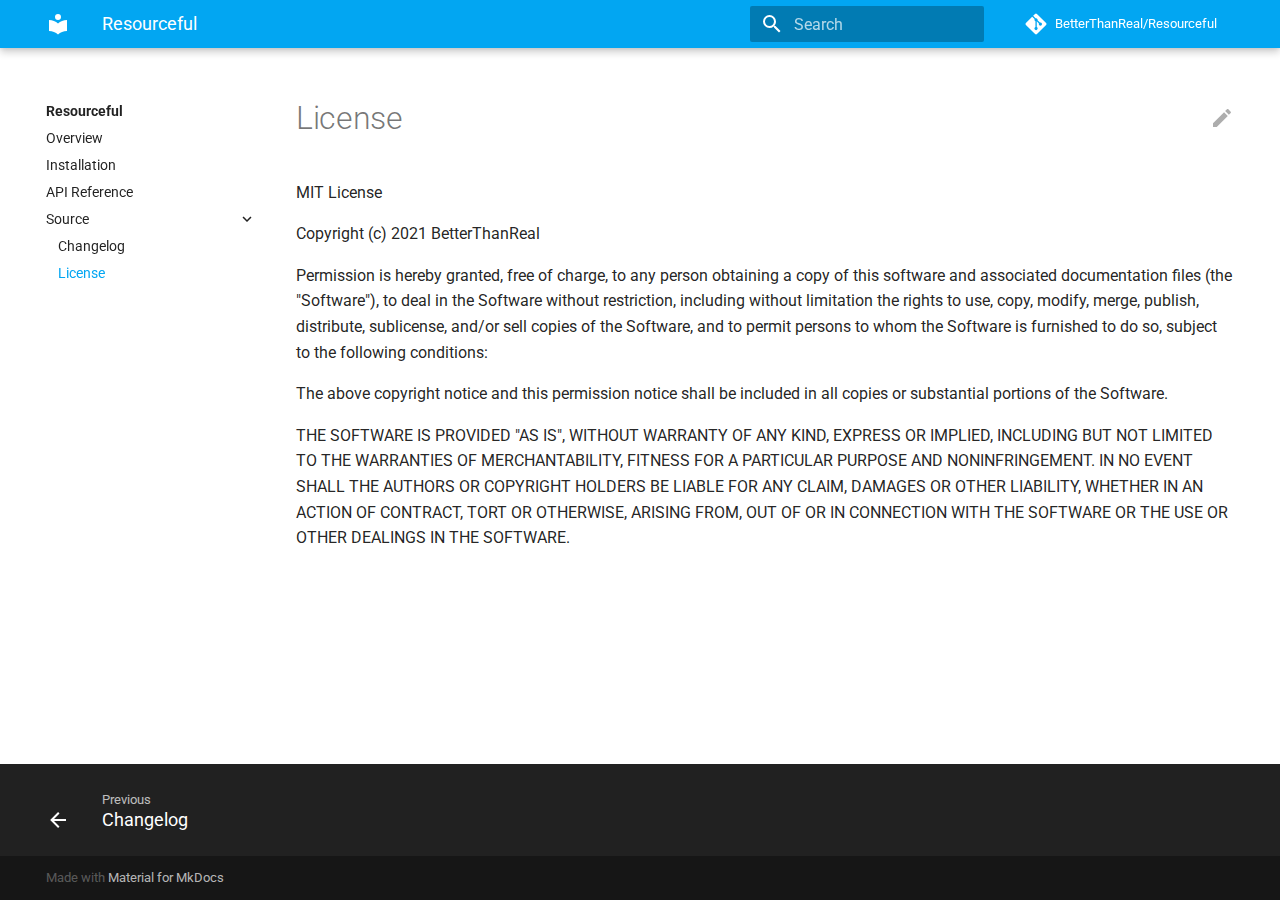
<file: license/index.html>
<!doctype html>
<html lang="en" class="no-js">
  <head>
    
      <meta charset="utf-8">
      <meta name="viewport" content="width=device-width,initial-scale=1">
      
      
      
      
      <link rel="icon" href="../assets/images/favicon.png">
      <meta name="generator" content="mkdocs-1.1.2, mkdocs-material-7.1.3">
    
    
      
        <title>License - Resourceful</title>
      
    
    
      <link rel="stylesheet" href="../assets/stylesheets/main.e35208c4.min.css">
      
        
        <link rel="stylesheet" href="../assets/stylesheets/palette.ef6f36e2.min.css">
        
          
          
          <meta name="theme-color" content="#02a6f2">
        
      
    
    
    
      
        
        <link rel="preconnect" href="https://fonts.gstatic.com" crossorigin>
        <link rel="stylesheet" href="https://fonts.googleapis.com/css?family=Roboto:300,400,400i,700%7CRoboto+Mono&display=fallback">
        <style>:root{--md-text-font-family:"Roboto";--md-code-font-family:"Roboto Mono"}</style>
      
    
    
    
      <link rel="stylesheet" href="../css/extra.css">
    
    
      
    
    
  </head>
  
  
    
    
    
    
    
    <body dir="ltr" data-md-color-scheme="preference" data-md-color-primary="light-blue" data-md-color-accent="light-blue">
  
    
    <script>function __prefix(e){return new URL("..",location).pathname+"."+e}function __get(e,t=localStorage){return JSON.parse(t.getItem(__prefix(e)))}</script>
    
    <input class="md-toggle" data-md-toggle="drawer" type="checkbox" id="__drawer" autocomplete="off">
    <input class="md-toggle" data-md-toggle="search" type="checkbox" id="__search" autocomplete="off">
    <label class="md-overlay" for="__drawer"></label>
    <div data-md-component="skip">
      
    </div>
    <div data-md-component="announce">
      
    </div>
    
      <header class="md-header" data-md-component="header">
  <nav class="md-header__inner md-grid" aria-label="Header">
    <a href=".." title="Resourceful" class="md-header__button md-logo" aria-label="Resourceful" data-md-component="logo">
      
  
  <svg xmlns="http://www.w3.org/2000/svg" viewBox="0 0 24 24"><path d="M12 8a3 3 0 0 0 3-3 3 3 0 0 0-3-3 3 3 0 0 0-3 3 3 3 0 0 0 3 3m0 3.54C9.64 9.35 6.5 8 3 8v11c3.5 0 6.64 1.35 9 3.54 2.36-2.19 5.5-3.54 9-3.54V8c-3.5 0-6.64 1.35-9 3.54z"/></svg>

    </a>
    <label class="md-header__button md-icon" for="__drawer">
      <svg xmlns="http://www.w3.org/2000/svg" viewBox="0 0 24 24"><path d="M3 6h18v2H3V6m0 5h18v2H3v-2m0 5h18v2H3v-2z"/></svg>
    </label>
    <div class="md-header__title" data-md-component="header-title">
      <div class="md-header__ellipsis">
        <div class="md-header__topic">
          <span class="md-ellipsis">
            Resourceful
          </span>
        </div>
        <div class="md-header__topic" data-md-component="header-topic">
          <span class="md-ellipsis">
            
              License
            
          </span>
        </div>
      </div>
    </div>
    
    
    
      <label class="md-header__button md-icon" for="__search">
        <svg xmlns="http://www.w3.org/2000/svg" viewBox="0 0 24 24"><path d="M9.5 3A6.5 6.5 0 0 1 16 9.5c0 1.61-.59 3.09-1.56 4.23l.27.27h.79l5 5-1.5 1.5-5-5v-.79l-.27-.27A6.516 6.516 0 0 1 9.5 16 6.5 6.5 0 0 1 3 9.5 6.5 6.5 0 0 1 9.5 3m0 2C7 5 5 7 5 9.5S7 14 9.5 14 14 12 14 9.5 12 5 9.5 5z"/></svg>
      </label>
      
<div class="md-search" data-md-component="search" role="dialog">
  <label class="md-search__overlay" for="__search"></label>
  <div class="md-search__inner" role="search">
    <form class="md-search__form" name="search">
      <input type="text" class="md-search__input" name="query" aria-label="Search" placeholder="Search" autocapitalize="off" autocorrect="off" autocomplete="off" spellcheck="false" data-md-component="search-query" data-md-state="active" required>
      <label class="md-search__icon md-icon" for="__search">
        <svg xmlns="http://www.w3.org/2000/svg" viewBox="0 0 24 24"><path d="M9.5 3A6.5 6.5 0 0 1 16 9.5c0 1.61-.59 3.09-1.56 4.23l.27.27h.79l5 5-1.5 1.5-5-5v-.79l-.27-.27A6.516 6.516 0 0 1 9.5 16 6.5 6.5 0 0 1 3 9.5 6.5 6.5 0 0 1 9.5 3m0 2C7 5 5 7 5 9.5S7 14 9.5 14 14 12 14 9.5 12 5 9.5 5z"/></svg>
        <svg xmlns="http://www.w3.org/2000/svg" viewBox="0 0 24 24"><path d="M20 11v2H8l5.5 5.5-1.42 1.42L4.16 12l7.92-7.92L13.5 5.5 8 11h12z"/></svg>
      </label>
      <button type="reset" class="md-search__icon md-icon" aria-label="Clear" tabindex="-1">
        <svg xmlns="http://www.w3.org/2000/svg" viewBox="0 0 24 24"><path d="M19 6.41 17.59 5 12 10.59 6.41 5 5 6.41 10.59 12 5 17.59 6.41 19 12 13.41 17.59 19 19 17.59 13.41 12 19 6.41z"/></svg>
      </button>
    </form>
    <div class="md-search__output">
      <div class="md-search__scrollwrap" data-md-scrollfix>
        <div class="md-search-result" data-md-component="search-result">
          <div class="md-search-result__meta">
            Initializing search
          </div>
          <ol class="md-search-result__list"></ol>
        </div>
      </div>
    </div>
  </div>
</div>
    
    
      <div class="md-header__source">
        
<a href="https://github.com/BetterThanReal/Resourceful/" title="Go to repository" class="md-source" data-md-component="source">
  <div class="md-source__icon md-icon">
    
    <svg xmlns="http://www.w3.org/2000/svg" viewBox="0 0 448 512"><path d="M439.55 236.05 244 40.45a28.87 28.87 0 0 0-40.81 0l-40.66 40.63 51.52 51.52c27.06-9.14 52.68 16.77 43.39 43.68l49.66 49.66c34.23-11.8 61.18 31 35.47 56.69-26.49 26.49-70.21-2.87-56-37.34L240.22 199v121.85c25.3 12.54 22.26 41.85 9.08 55a34.34 34.34 0 0 1-48.55 0c-17.57-17.6-11.07-46.91 11.25-56v-123c-20.8-8.51-24.6-30.74-18.64-45L142.57 101 8.45 235.14a28.86 28.86 0 0 0 0 40.81l195.61 195.6a28.86 28.86 0 0 0 40.8 0l194.69-194.69a28.86 28.86 0 0 0 0-40.81z"/></svg>
  </div>
  <div class="md-source__repository">
    BetterThanReal/Resourceful
  </div>
</a>
      </div>
    
  </nav>
</header>
    
    <div class="md-container" data-md-component="container">
      
      
        
      
      <main class="md-main" data-md-component="main">
        <div class="md-main__inner md-grid">
          
            
              
              <div class="md-sidebar md-sidebar--primary" data-md-component="sidebar" data-md-type="navigation" >
                <div class="md-sidebar__scrollwrap">
                  <div class="md-sidebar__inner">
                    


<nav class="md-nav md-nav--primary" aria-label="Navigation" data-md-level="0">
  <label class="md-nav__title" for="__drawer">
    <a href=".." title="Resourceful" class="md-nav__button md-logo" aria-label="Resourceful" data-md-component="logo">
      
  
  <svg xmlns="http://www.w3.org/2000/svg" viewBox="0 0 24 24"><path d="M12 8a3 3 0 0 0 3-3 3 3 0 0 0-3-3 3 3 0 0 0-3 3 3 3 0 0 0 3 3m0 3.54C9.64 9.35 6.5 8 3 8v11c3.5 0 6.64 1.35 9 3.54 2.36-2.19 5.5-3.54 9-3.54V8c-3.5 0-6.64 1.35-9 3.54z"/></svg>

    </a>
    Resourceful
  </label>
  
    <div class="md-nav__source">
      
<a href="https://github.com/BetterThanReal/Resourceful/" title="Go to repository" class="md-source" data-md-component="source">
  <div class="md-source__icon md-icon">
    
    <svg xmlns="http://www.w3.org/2000/svg" viewBox="0 0 448 512"><path d="M439.55 236.05 244 40.45a28.87 28.87 0 0 0-40.81 0l-40.66 40.63 51.52 51.52c27.06-9.14 52.68 16.77 43.39 43.68l49.66 49.66c34.23-11.8 61.18 31 35.47 56.69-26.49 26.49-70.21-2.87-56-37.34L240.22 199v121.85c25.3 12.54 22.26 41.85 9.08 55a34.34 34.34 0 0 1-48.55 0c-17.57-17.6-11.07-46.91 11.25-56v-123c-20.8-8.51-24.6-30.74-18.64-45L142.57 101 8.45 235.14a28.86 28.86 0 0 0 0 40.81l195.61 195.6a28.86 28.86 0 0 0 40.8 0l194.69-194.69a28.86 28.86 0 0 0 0-40.81z"/></svg>
  </div>
  <div class="md-source__repository">
    BetterThanReal/Resourceful
  </div>
</a>
    </div>
  
  <ul class="md-nav__list" data-md-scrollfix>
    
      
      
      

  
  
  
    <li class="md-nav__item">
      <a href=".." class="md-nav__link">
        Overview
      </a>
    </li>
  

    
      
      
      

  
  
  
    <li class="md-nav__item">
      <a href="../installation/" class="md-nav__link">
        Installation
      </a>
    </li>
  

    
      
      
      

  
  
  
    <li class="md-nav__item">
      <a href="../api-reference/" class="md-nav__link">
        API Reference
      </a>
    </li>
  

    
      
      
      

  
  
    
  
  
    
    <li class="md-nav__item md-nav__item--active md-nav__item--nested">
      
      
        <input class="md-nav__toggle md-toggle" data-md-toggle="__nav_4" type="checkbox" id="__nav_4" checked>
      
      <label class="md-nav__link" for="__nav_4">
        Source
        <span class="md-nav__icon md-icon"></span>
      </label>
      <nav class="md-nav" aria-label="Source" data-md-level="1">
        <label class="md-nav__title" for="__nav_4">
          <span class="md-nav__icon md-icon"></span>
          Source
        </label>
        <ul class="md-nav__list" data-md-scrollfix>
          
            
  
  
  
    <li class="md-nav__item">
      <a href="../changelog/" class="md-nav__link">
        Changelog
      </a>
    </li>
  

          
            
  
  
    
  
  
    <li class="md-nav__item md-nav__item--active">
      
      <input class="md-nav__toggle md-toggle" data-md-toggle="toc" type="checkbox" id="__toc">
      
      
      
      <a href="./" class="md-nav__link md-nav__link--active">
        License
      </a>
      
    </li>
  

          
        </ul>
      </nav>
    </li>
  

    
  </ul>
</nav>
                  </div>
                </div>
              </div>
            
            
          
          <div class="md-content" data-md-component="content">
            <article class="md-content__inner md-typeset">
              
                
                  <a href="https://github.com/BetterThanReal/Resourceful/edit/master/docs/license.md" title="Edit this page" class="md-content__button md-icon">
                    <svg xmlns="http://www.w3.org/2000/svg" viewBox="0 0 24 24"><path d="M20.71 7.04c.39-.39.39-1.04 0-1.41l-2.34-2.34c-.37-.39-1.02-.39-1.41 0l-1.84 1.83 3.75 3.75M3 17.25V21h3.75L17.81 9.93l-3.75-3.75L3 17.25z"/></svg>
                  </a>
                
                
                  <h1>License</h1>
                
                <p>MIT License</p>
<p>Copyright (c) 2021 BetterThanReal</p>
<p>Permission is hereby granted, free of charge, to any person obtaining a copy
of this software and associated documentation files (the "Software"), to deal
in the Software without restriction, including without limitation the rights
to use, copy, modify, merge, publish, distribute, sublicense, and/or sell
copies of the Software, and to permit persons to whom the Software is
furnished to do so, subject to the following conditions:</p>
<p>The above copyright notice and this permission notice shall be included in all
copies or substantial portions of the Software.</p>
<p>THE SOFTWARE IS PROVIDED "AS IS", WITHOUT WARRANTY OF ANY KIND, EXPRESS OR
IMPLIED, INCLUDING BUT NOT LIMITED TO THE WARRANTIES OF MERCHANTABILITY,
FITNESS FOR A PARTICULAR PURPOSE AND NONINFRINGEMENT. IN NO EVENT SHALL THE
AUTHORS OR COPYRIGHT HOLDERS BE LIABLE FOR ANY CLAIM, DAMAGES OR OTHER
LIABILITY, WHETHER IN AN ACTION OF CONTRACT, TORT OR OTHERWISE, ARISING FROM,
OUT OF OR IN CONNECTION WITH THE SOFTWARE OR THE USE OR OTHER DEALINGS IN THE
SOFTWARE.</p>
                
              
              
                


              
            </article>
          </div>
        </div>
        
      </main>
      
        
<footer class="md-footer">
  
    <nav class="md-footer__inner md-grid" aria-label="Footer">
      
        <a href="../changelog/" class="md-footer__link md-footer__link--prev" rel="prev">
          <div class="md-footer__button md-icon">
            <svg xmlns="http://www.w3.org/2000/svg" viewBox="0 0 24 24"><path d="M20 11v2H8l5.5 5.5-1.42 1.42L4.16 12l7.92-7.92L13.5 5.5 8 11h12z"/></svg>
          </div>
          <div class="md-footer__title">
            <div class="md-ellipsis">
              <span class="md-footer__direction">
                Previous
              </span>
              Changelog
            </div>
          </div>
        </a>
      
      
    </nav>
  
  <div class="md-footer-meta md-typeset">
    <div class="md-footer-meta__inner md-grid">
      <div class="md-footer-copyright">
        
        Made with
        <a href="https://squidfunk.github.io/mkdocs-material/" target="_blank" rel="noopener">
          Material for MkDocs
        </a>
        
      </div>
      
    </div>
  </div>
</footer>
      
    </div>
    <div class="md-dialog" data-md-component="dialog">
      <div class="md-dialog__inner md-typeset"></div>
    </div>
    <script id="__config" type="application/json">{"base": "..", "features": [], "translations": {"clipboard.copy": "Copy to clipboard", "clipboard.copied": "Copied to clipboard", "search.config.lang": "en", "search.config.pipeline": "trimmer, stopWordFilter", "search.config.separator": "[\\s\\-]+", "search.placeholder": "Search", "search.result.placeholder": "Type to start searching", "search.result.none": "No matching documents", "search.result.one": "1 matching document", "search.result.other": "# matching documents", "search.result.more.one": "1 more on this page", "search.result.more.other": "# more on this page", "search.result.term.missing": "Missing"}, "search": "../assets/javascripts/workers/search.fe42c31b.min.js", "version": null}</script>
    
    
      <script src="../assets/javascripts/bundle.4ea5477f.min.js"></script>
      
    
  </body>
</html>
</file>
<file: css/extra.css>
.md-typeset a:hover {
  text-decoration: underline;
}
.md-typeset figcaption {
  margin: 0;
  padding: 2pt 10pt;
  font-size: 0.9em;
  font-style: normal;
  border: 2px solid;
  border-color: var(--md-code-bg-color);
  border-bottom: none;
}
.md-typeset figure {
  margin: 0;
  padding: 0;
}
.md-typeset pre {
  margin-top: 0px;
}
.md-typeset h5 {
  font-size: 1em;
}
.md-typeset h6 {
  font-size: 1em;
  font-weight: normal;
  text-decoration: underline;
}
.md-typeset table {
  display: table !important;
}
.md-typeset table th,
.md-typeset table tr.header td {
  background-color: var(--md-code-bg-color) !important;
  color: var(--md-typeset-color) !important;
  font-weight: bold !important;
}
.md-typeset table,
.md-typeset table td,
.md-typeset table th,
.md-typeset table tr {
  border: 1px solid;
  border-color: var(--md-code-bg-color);
  border-color: lightgrey;
  border-collapse: collapse;
}
.md-typeset table tr:hover td {
  background-color: #f0f2ff;
}
.md-typeset table tr:hover td code {
  background-color: #d5d9f5;
}
.md-typeset__table {
  width: 100%;
}
.md-typeset__table td {
  font-size: 1.1em;
}
.pedantic-disclaimer {
  font-size: 0.9em;
  font-style: italic;
  font-weight: lighter;
}
</file>
<file: assets/stylesheets/main.e35208c4.min.css>
@charset "UTF-8";html{box-sizing:border-box;-webkit-text-size-adjust:none;-ms-text-size-adjust:none;text-size-adjust:none}*,:after,:before{box-sizing:inherit}body{margin:0}a,button,input,label{-webkit-tap-highlight-color:transparent}a{color:inherit;text-decoration:none}hr{display:block;box-sizing:initial;height:.05rem;padding:0;overflow:visible;border:0}small{font-size:80%}sub,sup{line-height:1em}img{border-style:none}table{border-collapse:initial;border-spacing:0}td,th{font-weight:400;vertical-align:top}button{margin:0;padding:0;font-size:inherit;font-family:inherit;background:transparent;border:0}input{border:0;outline:none}:root{--md-default-fg-color:rgba(0,0,0,0.87);--md-default-fg-color--light:rgba(0,0,0,0.54);--md-default-fg-color--lighter:rgba(0,0,0,0.32);--md-default-fg-color--lightest:rgba(0,0,0,0.07);--md-default-bg-color:#fff;--md-default-bg-color--light:hsla(0,0%,100%,0.7);--md-default-bg-color--lighter:hsla(0,0%,100%,0.3);--md-default-bg-color--lightest:hsla(0,0%,100%,0.12);--md-primary-fg-color:#4051b5;--md-primary-fg-color--light:#5d6cc0;--md-primary-fg-color--dark:#303fa1;--md-primary-bg-color:#fff;--md-primary-bg-color--light:hsla(0,0%,100%,0.7);--md-accent-fg-color:#526cfe;--md-accent-fg-color--transparent:rgba(83,108,254,0.1);--md-accent-bg-color:#fff;--md-accent-bg-color--light:hsla(0,0%,100%,0.7)}:root>*{--md-code-fg-color:#36464e;--md-code-bg-color:#f5f5f5;--md-code-hl-color:rgba(255,255,0,0.5);--md-code-hl-number-color:#d52a2a;--md-code-hl-special-color:#db1457;--md-code-hl-function-color:#a846b9;--md-code-hl-constant-color:#6e59d9;--md-code-hl-keyword-color:#3f6ec6;--md-code-hl-string-color:#1c7d4d;--md-code-hl-name-color:var(--md-code-fg-color);--md-code-hl-operator-color:var(--md-default-fg-color--light);--md-code-hl-punctuation-color:var(--md-default-fg-color--light);--md-code-hl-comment-color:var(--md-default-fg-color--light);--md-code-hl-generic-color:var(--md-default-fg-color--light);--md-code-hl-variable-color:var(--md-default-fg-color--light);--md-typeset-color:var(--md-default-fg-color);--md-typeset-a-color:var(--md-primary-fg-color);--md-typeset-mark-color:rgba(255,255,0,0.5);--md-typeset-del-color:rgba(245,80,61,0.15);--md-typeset-ins-color:rgba(11,213,112,0.15);--md-typeset-kbd-color:#fafafa;--md-typeset-kbd-accent-color:#fff;--md-typeset-kbd-border-color:#b8b8b8;--md-admonition-fg-color:var(--md-default-fg-color);--md-admonition-bg-color:var(--md-default-bg-color);--md-footer-fg-color:#fff;--md-footer-fg-color--light:hsla(0,0%,100%,0.7);--md-footer-fg-color--lighter:hsla(0,0%,100%,0.3);--md-footer-bg-color:rgba(0,0,0,0.87);--md-footer-bg-color--dark:rgba(0,0,0,0.32)}.md-icon svg{display:block;width:1.2rem;height:1.2rem;fill:currentColor}body{-webkit-font-smoothing:antialiased;-moz-osx-font-smoothing:grayscale}body,input{font-feature-settings:"kern","liga";font-family:var(--md-text-font-family,_),-apple-system,BlinkMacSystemFont,Helvetica,Arial,sans-serif}body,code,input,kbd,pre{color:var(--md-typeset-color)}code,kbd,pre{font-feature-settings:"kern";font-family:var(--md-code-font-family,_),SFMono-Regular,Consolas,Menlo,monospace}:root{--md-typeset-table--ascending:url("data:image/svg+xml;charset=utf-8,<svg xmlns='http://www.w3.org/2000/svg' viewBox='0 0 24 24'><path d='M11 4h2v12l5.5-5.5 1.42 1.42L12 19.84l-7.92-7.92L5.5 10.5 11 16V4z'/></svg>");--md-typeset-table--descending:url("data:image/svg+xml;charset=utf-8,<svg xmlns='http://www.w3.org/2000/svg' viewBox='0 0 24 24'><path d='M13 20h-2V8l-5.5 5.5-1.42-1.42L12 4.16l7.92 7.92-1.42 1.42L13 8v12z'/></svg>")}.md-typeset{font-size:.8rem;line-height:1.6;-webkit-print-color-adjust:exact;color-adjust:exact}@media print{.md-typeset{font-size:.68rem}}.md-typeset blockquote,.md-typeset dl,.md-typeset figure,.md-typeset ol,.md-typeset pre,.md-typeset ul{margin:1em 0}.md-typeset h1{margin:0 0 1.25em;color:var(--md-default-fg-color--light);font-size:2em;line-height:1.3}.md-typeset h1,.md-typeset h2{font-weight:300;letter-spacing:-.01em}.md-typeset h2{margin:1.6em 0 .64em;font-size:1.5625em;line-height:1.4}.md-typeset h3{margin:1.6em 0 .8em;font-weight:400;font-size:1.25em;line-height:1.5;letter-spacing:-.01em}.md-typeset h2+h3{margin-top:.8em}.md-typeset h4{margin:1em 0;font-weight:700;letter-spacing:-.01em}.md-typeset h5,.md-typeset h6{margin:1.25em 0;color:var(--md-default-fg-color--light);font-weight:700;font-size:.8em;letter-spacing:-.01em}.md-typeset h5{text-transform:uppercase}.md-typeset hr{display:flow-root;margin:1.5em 0;border-bottom:.05rem solid var(--md-default-fg-color--lightest)}.md-typeset a{color:var(--md-typeset-a-color);word-break:break-word}.md-typeset a,.md-typeset a:before{transition:color 125ms}.md-typeset a:focus,.md-typeset a:hover{color:var(--md-accent-fg-color)}.md-typeset a.focus-visible{outline-color:var(--md-accent-fg-color);outline-offset:.2rem}.md-typeset code,.md-typeset kbd,.md-typeset pre{color:var(--md-code-fg-color);direction:ltr}@media print{.md-typeset code,.md-typeset kbd,.md-typeset pre{white-space:pre-wrap}}.md-typeset code{padding:0 .2941176471em;font-size:.85em;word-break:break-word;background-color:var(--md-code-bg-color);border-radius:.1rem;-webkit-box-decoration-break:clone;box-decoration-break:clone}.md-typeset code:not(.focus-visible){outline:none;-webkit-tap-highlight-color:transparent}.md-typeset h1 code,.md-typeset h2 code,.md-typeset h3 code,.md-typeset h4 code,.md-typeset h5 code,.md-typeset h6 code{margin:initial;padding:initial;background-color:initial;box-shadow:none}.md-typeset a code{color:currentColor}.md-typeset pre{position:relative;display:flow-root;line-height:1.4}.md-typeset pre>code{display:block;margin:0;padding:.7720588235em 1.1764705882em;overflow:auto;word-break:normal;box-shadow:none;-webkit-box-decoration-break:slice;box-decoration-break:slice;touch-action:auto;scrollbar-width:thin;scrollbar-color:var(--md-default-fg-color--lighter) transparent}.md-typeset pre>code:hover{scrollbar-color:var(--md-accent-fg-color) transparent}.md-typeset pre>code::-webkit-scrollbar{width:.2rem;height:.2rem}.md-typeset pre>code::-webkit-scrollbar-thumb{background-color:var(--md-default-fg-color--lighter)}.md-typeset pre>code::-webkit-scrollbar-thumb:hover{background-color:var(--md-accent-fg-color)}@media screen and (max-width:44.9375em){.md-typeset>pre{margin:1em -.8rem}.md-typeset>pre code{border-radius:0}}.md-typeset kbd{display:inline-block;padding:0 .6666666667em;color:var(--md-default-fg-color);font-size:.75em;vertical-align:text-top;word-break:break-word;background-color:var(--md-typeset-kbd-color);border-radius:.1rem;box-shadow:0 .1rem 0 .05rem var(--md-typeset-kbd-border-color),0 .1rem 0 var(--md-typeset-kbd-border-color),0 -.1rem .2rem var(--md-typeset-kbd-accent-color) inset}.md-typeset mark{color:inherit;word-break:break-word;background-color:var(--md-typeset-mark-color);-webkit-box-decoration-break:clone;box-decoration-break:clone}.md-typeset abbr{text-decoration:none;border-bottom:.05rem dotted var(--md-default-fg-color--light);cursor:help}@media (hover:none){.md-typeset abbr{position:relative}.md-typeset abbr[title]:focus:after,.md-typeset abbr[title]:hover:after{box-shadow:0 2px 2px 0 rgba(0,0,0,.14),0 1px 5px 0 rgba(0,0,0,.12),0 3px 1px -2px rgba(0,0,0,.2);position:absolute;left:0;display:inline-block;width:auto;min-width:-webkit-max-content;min-width:-moz-max-content;min-width:max-content;max-width:80%;margin-top:2em;padding:.2rem .3rem;color:var(--md-default-bg-color);font-size:.7rem;background-color:var(--md-default-fg-color);border-radius:.1rem;content:attr(title)}}.md-typeset small{opacity:.75}.md-typeset sub,.md-typeset sup{margin-left:.078125em}[dir=rtl] .md-typeset sub,[dir=rtl] .md-typeset sup{margin-right:.078125em;margin-left:0}.md-typeset blockquote{display:flow-root;padding-left:.6rem;color:var(--md-default-fg-color--light);border-left:.2rem solid var(--md-default-fg-color--lighter)}[dir=rtl] .md-typeset blockquote{padding-right:.6rem;padding-left:0;border-right:.2rem solid var(--md-default-fg-color--lighter);border-left:initial}.md-typeset ul{list-style-type:disc}.md-typeset ol,.md-typeset ul{display:flow-root;margin-left:.625em;padding:0}[dir=rtl] .md-typeset ol,[dir=rtl] .md-typeset ul{margin-right:.625em;margin-left:0}.md-typeset ol ol,.md-typeset ul ol{list-style-type:lower-alpha}.md-typeset ol ol ol,.md-typeset ul ol ol{list-style-type:lower-roman}.md-typeset ol li,.md-typeset ul li{margin-bottom:.5em;margin-left:1.25em}[dir=rtl] .md-typeset ol li,[dir=rtl] .md-typeset ul li{margin-right:1.25em;margin-left:0}.md-typeset ol li blockquote,.md-typeset ol li p,.md-typeset ul li blockquote,.md-typeset ul li p{margin:.5em 0}.md-typeset ol li:last-child,.md-typeset ul li:last-child{margin-bottom:0}.md-typeset ol li ol,.md-typeset ol li ul,.md-typeset ul li ol,.md-typeset ul li ul{margin:.5em 0 .5em .625em}[dir=rtl] .md-typeset ol li ol,[dir=rtl] .md-typeset ol li ul,[dir=rtl] .md-typeset ul li ol,[dir=rtl] .md-typeset ul li ul{margin-right:.625em;margin-left:0}.md-typeset dd{margin:1em 0 1.5em 1.875em}[dir=rtl] .md-typeset dd{margin-right:1.875em;margin-left:0}.md-typeset img,.md-typeset svg{max-width:100%;height:auto}.md-typeset img[align=left],.md-typeset svg[align=left]{margin:1em 1em 1em 0}.md-typeset img[align=right],.md-typeset svg[align=right]{margin:1em 0 1em 1em}.md-typeset img[align]:only-child,.md-typeset svg[align]:only-child{margin-top:0}.md-typeset figure{display:flow-root;width:-webkit-fit-content;width:-moz-fit-content;width:fit-content;max-width:100%;margin:0 auto;text-align:center}.md-typeset figure img{display:block}.md-typeset figcaption{max-width:24rem;margin:1em auto 2em;font-style:italic}.md-typeset iframe{max-width:100%}.md-typeset table:not([class]){display:inline-block;max-width:100%;overflow:auto;font-size:.64rem;background-color:var(--md-default-bg-color);border-radius:.1rem;box-shadow:0 .2rem .5rem rgba(0,0,0,.05),0 0 .05rem rgba(0,0,0,.1);touch-action:auto}@media print{.md-typeset table:not([class]){display:table}}.md-typeset table:not([class])+*{margin-top:1.5em}.md-typeset table:not([class]) td>:first-child,.md-typeset table:not([class]) th>:first-child{margin-top:0}.md-typeset table:not([class]) td>:last-child,.md-typeset table:not([class]) th>:last-child{margin-bottom:0}.md-typeset table:not([class]) td:not([align]),.md-typeset table:not([class]) th:not([align]){text-align:left}[dir=rtl] .md-typeset table:not([class]) td:not([align]),[dir=rtl] .md-typeset table:not([class]) th:not([align]){text-align:right}.md-typeset table:not([class]) th{min-width:5rem;padding:.9375em 1.25em;color:var(--md-default-bg-color);vertical-align:top;background-color:var(--md-default-fg-color--light)}.md-typeset table:not([class]) th a{color:inherit}.md-typeset table:not([class]) td{padding:.9375em 1.25em;vertical-align:top;border-top:.05rem solid var(--md-default-fg-color--lightest)}.md-typeset table:not([class]) tr{transition:background-color 125ms}.md-typeset table:not([class]) tr:hover{background-color:rgba(0,0,0,.035);box-shadow:0 .05rem 0 var(--md-default-bg-color) inset}.md-typeset table:not([class]) tr:first-child td{border-top:0}.md-typeset table:not([class]) a{word-break:normal}.md-typeset table th[role=columnheader]{cursor:pointer}.md-typeset table th[role=columnheader]:after{display:inline-block;width:1.2em;height:1.2em;margin-left:.5em;vertical-align:sub;-webkit-mask-repeat:no-repeat;mask-repeat:no-repeat;-webkit-mask-size:contain;mask-size:contain;content:""}.md-typeset table th[role=columnheader][aria-sort=ascending]:after{background-color:currentColor;-webkit-mask-image:var(--md-typeset-table--ascending);mask-image:var(--md-typeset-table--ascending)}.md-typeset table th[role=columnheader][aria-sort=descending]:after{background-color:currentColor;-webkit-mask-image:var(--md-typeset-table--descending);mask-image:var(--md-typeset-table--descending)}.md-typeset__scrollwrap{margin:1em -.8rem;overflow-x:auto;touch-action:auto}.md-typeset__table{display:inline-block;margin-bottom:.5em;padding:0 .8rem}@media print{.md-typeset__table{display:block}}html .md-typeset__table table{display:table;width:100%;margin:0;overflow:hidden}html{height:100%;overflow-x:hidden;font-size:125%}@media screen and (min-width:100em){html{font-size:137.5%}}@media screen and (min-width:125em){html{font-size:150%}}body{position:relative;display:flex;flex-direction:column;width:100%;min-height:100%;font-size:.5rem;background-color:var(--md-default-bg-color)}@media print{body{display:block}}@media screen and (max-width:59.9375em){body[data-md-state=lock]{position:fixed}}.md-grid{max-width:61rem;margin-right:auto;margin-left:auto}.md-container{display:flex;flex-direction:column;flex-grow:1}@media print{.md-container{display:block}}.md-main{flex-grow:1}.md-main__inner{display:flex;height:100%;margin-top:1.5rem}.md-ellipsis{overflow:hidden;white-space:nowrap;text-overflow:ellipsis}.md-toggle{display:none}.md-option{position:absolute;width:0;height:0;opacity:0}.md-option:checked+label:not([hidden]){display:block}.md-option.focus-visible+label{outline-style:auto;outline-color:var(--md-accent-fg-color)}.md-skip{position:fixed;z-index:-1;margin:.5rem;padding:.3rem .5rem;color:var(--md-default-bg-color);font-size:.64rem;background-color:var(--md-default-fg-color);border-radius:.1rem;outline-color:var(--md-accent-fg-color);transform:translateY(.4rem);opacity:0}.md-skip:focus{z-index:10;transform:translateY(0);opacity:1;transition:transform .25s cubic-bezier(.4,0,.2,1),opacity 175ms 75ms}@page{margin:25mm}.md-announce{overflow:auto;background-color:var(--md-footer-bg-color)}@media print{.md-announce{display:none}}.md-announce__inner{margin:.6rem auto;padding:0 .8rem;color:var(--md-footer-fg-color);font-size:.7rem}:root{--md-clipboard-icon:url("data:image/svg+xml;charset=utf-8,<svg xmlns='http://www.w3.org/2000/svg' viewBox='0 0 24 24'><path d='M19 21H8V7h11m0-2H8a2 2 0 0 0-2 2v14a2 2 0 0 0 2 2h11a2 2 0 0 0 2-2V7a2 2 0 0 0-2-2m-3-4H4a2 2 0 0 0-2 2v14h2V3h12V1z'/></svg>")}.md-clipboard{position:absolute;top:.5em;right:.5em;z-index:1;width:1.5em;height:1.5em;color:var(--md-default-fg-color--lightest);border-radius:.1rem;outline-color:var(--md-accent-fg-color);outline-offset:.1rem;cursor:pointer;transition:color .25s}@media print{.md-clipboard{display:none}}.md-clipboard:not(.focus-visible){outline:none;-webkit-tap-highlight-color:transparent}:hover>.md-clipboard{color:var(--md-default-fg-color--light)}.md-clipboard:focus,.md-clipboard:hover{color:var(--md-accent-fg-color)}.md-clipboard:after{display:block;width:1.125em;height:1.125em;margin:0 auto;background-color:currentColor;-webkit-mask-image:var(--md-clipboard-icon);mask-image:var(--md-clipboard-icon);-webkit-mask-repeat:no-repeat;mask-repeat:no-repeat;-webkit-mask-size:contain;mask-size:contain;content:""}.md-clipboard--inline{cursor:pointer}.md-clipboard--inline code{transition:color .25s,background-color .25s}.md-clipboard--inline:focus code,.md-clipboard--inline:hover code{color:var(--md-accent-fg-color);background-color:var(--md-accent-fg-color--transparent)}.md-content{flex-grow:1;overflow:hidden;scroll-padding-top:51.2rem}.md-content__inner{margin:0 .8rem 1.2rem;padding-top:.6rem}@media screen and (min-width:76.25em){.md-sidebar--primary:not([hidden])~.md-content>.md-content__inner{margin-left:1.2rem}[dir=rtl] .md-sidebar--primary:not([hidden])~.md-content>.md-content__inner{margin-right:1.2rem;margin-left:.8rem}.md-sidebar--secondary:not([hidden])~.md-content>.md-content__inner{margin-right:1.2rem}[dir=rtl] .md-sidebar--secondary:not([hidden])~.md-content>.md-content__inner{margin-right:.8rem;margin-left:1.2rem}}.md-content__inner:before{display:block;height:.4rem;content:""}.md-content__inner>:last-child{margin-bottom:0}.md-content__button{float:right;margin:.4rem 0 .4rem .4rem;padding:0}@media print{.md-content__button{display:none}}[dir=rtl] .md-content__button{float:left;margin-right:.4rem;margin-left:0}[dir=rtl] .md-content__button svg{transform:scaleX(-1)}.md-typeset .md-content__button{color:var(--md-default-fg-color--lighter)}.md-content__button svg{display:inline;vertical-align:top}.md-dialog{box-shadow:0 2px 2px 0 rgba(0,0,0,.14),0 1px 5px 0 rgba(0,0,0,.12),0 3px 1px -2px rgba(0,0,0,.2);position:fixed;right:.8rem;bottom:.8rem;left:auto;z-index:2;min-width:11.1rem;padding:.4rem .6rem;background-color:var(--md-default-fg-color);border-radius:.1rem;transform:translateY(100%);opacity:0;transition:transform 0ms .4s,opacity .4s;pointer-events:none}@media print{.md-dialog{display:none}}[dir=rtl] .md-dialog{right:auto;left:.8rem}.md-dialog[data-md-state=open]{transform:translateY(0);opacity:1;transition:transform .4s cubic-bezier(.075,.85,.175,1),opacity .4s;pointer-events:auto}.md-dialog__inner{color:var(--md-default-bg-color);font-size:.7rem}.md-typeset .md-button{display:inline-block;padding:.625em 2em;color:var(--md-primary-fg-color);font-weight:700;border:.1rem solid;border-radius:.1rem;transition:color 125ms,background-color 125ms,border-color 125ms}.md-typeset .md-button--primary{color:var(--md-primary-bg-color);background-color:var(--md-primary-fg-color);border-color:var(--md-primary-fg-color)}.md-typeset .md-button:focus,.md-typeset .md-button:hover{color:var(--md-accent-bg-color);background-color:var(--md-accent-fg-color);border-color:var(--md-accent-fg-color)}.md-typeset .md-input{height:1.8rem;padding:0 .6rem;font-size:.8rem;border-radius:.1rem;box-shadow:0 .2rem .5rem rgba(0,0,0,.1),0 .025rem .05rem rgba(0,0,0,.1);transition:box-shadow .25s}.md-typeset .md-input:focus,.md-typeset .md-input:hover{box-shadow:0 .4rem 1rem rgba(0,0,0,.15),0 .025rem .05rem rgba(0,0,0,.15)}.md-typeset .md-input--stretch{width:100%}.md-header{position:-webkit-sticky;position:sticky;top:0;right:0;left:0;z-index:2;color:var(--md-primary-bg-color);background-color:var(--md-primary-fg-color);box-shadow:0 0 .2rem transparent,0 .2rem .4rem transparent}@media print{.md-header{display:none}}.md-header[data-md-state=shadow]{box-shadow:0 0 .2rem rgba(0,0,0,.1),0 .2rem .4rem rgba(0,0,0,.2);transition:transform .25s cubic-bezier(.1,.7,.1,1),box-shadow .25s}.md-header[data-md-state=hidden]{transform:translateY(-100%);transition:transform .25s cubic-bezier(.8,0,.6,1),box-shadow .25s}.md-header__inner{display:flex;align-items:center;padding:0 .2rem}.md-header__button{position:relative;z-index:1;margin:.2rem;padding:.4rem;color:currentColor;vertical-align:middle;outline-color:var(--md-accent-fg-color);cursor:pointer;transition:opacity .25s}.md-header__button:hover{opacity:.7}.md-header__button:not([hidden]){display:inline-block}.md-header__button:not(.focus-visible){outline:none;-webkit-tap-highlight-color:transparent}.md-header__button.md-logo{margin:.2rem;padding:.4rem}@media screen and (max-width:76.1875em){.md-header__button.md-logo{display:none}}.md-header__button.md-logo img,.md-header__button.md-logo svg{display:block;width:1.2rem;height:1.2rem;fill:currentColor}@media screen and (min-width:60em){.md-header__button[for=__search]{display:none}}.no-js .md-header__button[for=__search]{display:none}[dir=rtl] .md-header__button[for=__search] svg{transform:scaleX(-1)}@media screen and (min-width:76.25em){.md-header__button[for=__drawer]{display:none}}.md-header__topic{position:absolute;display:flex;max-width:100%;transition:transform .4s cubic-bezier(.1,.7,.1,1),opacity .15s}.md-header__topic+.md-header__topic{z-index:-1;transform:translateX(1.25rem);opacity:0;transition:transform .4s cubic-bezier(1,.7,.1,.1),opacity .15s;pointer-events:none}[dir=rtl] .md-header__topic+.md-header__topic{transform:translateX(-1.25rem)}.md-header__title{flex-grow:1;height:2.4rem;margin-right:.4rem;margin-left:1rem;font-size:.9rem;line-height:2.4rem}.md-header__title[data-md-state=active] .md-header__topic{z-index:-1;transform:translateX(-1.25rem);opacity:0;transition:transform .4s cubic-bezier(1,.7,.1,.1),opacity .15s;pointer-events:none}[dir=rtl] .md-header__title[data-md-state=active] .md-header__topic{transform:translateX(1.25rem)}.md-header__title[data-md-state=active] .md-header__topic+.md-header__topic{z-index:0;transform:translateX(0);opacity:1;transition:transform .4s cubic-bezier(.1,.7,.1,1),opacity .15s;pointer-events:auto}.md-header__title>.md-header__ellipsis{position:relative;width:100%;height:100%}.md-header__option{display:flex;flex-shrink:0;max-width:100%;white-space:nowrap;transition:max-width 0ms .25s,opacity .25s .25s}[data-md-toggle=search]:checked~.md-header .md-header__option{max-width:0;opacity:0;transition:max-width 0ms,opacity 0ms}.md-header__source{display:none}@media screen and (min-width:60em){.md-header__source{display:block;width:11.7rem;max-width:11.7rem;margin-left:1rem}[dir=rtl] .md-header__source{margin-right:1rem;margin-left:0}}@media screen and (min-width:76.25em){.md-header__source{margin-left:1.4rem}[dir=rtl] .md-header__source{margin-right:1.4rem}}.md-footer{color:var(--md-footer-fg-color);background-color:var(--md-footer-bg-color)}@media print{.md-footer{display:none}}.md-footer__inner{padding:.2rem;overflow:auto}.md-footer__link{display:flex;padding-top:1.4rem;padding-bottom:.4rem;outline-color:var(--md-accent-fg-color);transition:opacity .25s}@media screen and (min-width:45em){.md-footer__link{width:50%}}.md-footer__link:focus,.md-footer__link:hover{opacity:.7}.md-footer__link--prev{float:left}@media screen and (max-width:44.9375em){.md-footer__link--prev{width:25%}.md-footer__link--prev .md-footer__title{display:none}}[dir=rtl] .md-footer__link--prev{float:right}[dir=rtl] .md-footer__link--prev svg{transform:scaleX(-1)}.md-footer__link--next{float:right;text-align:right}@media screen and (max-width:44.9375em){.md-footer__link--next{width:75%}}[dir=rtl] .md-footer__link--next{float:left;text-align:left}[dir=rtl] .md-footer__link--next svg{transform:scaleX(-1)}.md-footer__title{position:relative;flex-grow:1;max-width:calc(100% - 2.4rem);padding:0 1rem;font-size:.9rem;line-height:2.4rem}.md-footer__button{margin:.2rem;padding:.4rem}.md-footer__direction{position:absolute;right:0;left:0;margin-top:-1rem;padding:0 1rem;font-size:.64rem;opacity:.7}.md-footer-meta{background-color:var(--md-footer-bg-color--dark)}.md-footer-meta__inner{display:flex;flex-wrap:wrap;justify-content:space-between;padding:.2rem}html .md-footer-meta.md-typeset a{color:var(--md-footer-fg-color--light)}html .md-footer-meta.md-typeset a:focus,html .md-footer-meta.md-typeset a:hover{color:var(--md-footer-fg-color)}.md-footer-copyright{width:100%;margin:auto .6rem;padding:.4rem 0;color:var(--md-footer-fg-color--lighter);font-size:.64rem}@media screen and (min-width:45em){.md-footer-copyright{width:auto}}.md-footer-copyright__highlight{color:var(--md-footer-fg-color--light)}.md-footer-social{margin:0 .4rem;padding:.2rem 0 .6rem}@media screen and (min-width:45em){.md-footer-social{padding:.6rem 0}}.md-footer-social__link{display:inline-block;width:1.6rem;height:1.6rem;text-align:center}.md-footer-social__link:before{line-height:1.9}.md-footer-social__link svg{max-height:.8rem;vertical-align:-25%;fill:currentColor}:root{--md-nav-icon--prev:url("data:image/svg+xml;charset=utf-8,<svg xmlns='http://www.w3.org/2000/svg' viewBox='0 0 24 24'><path d='M20 11v2H8l5.5 5.5-1.42 1.42L4.16 12l7.92-7.92L13.5 5.5 8 11h12z'/></svg>");--md-nav-icon--next:url("data:image/svg+xml;charset=utf-8,<svg xmlns='http://www.w3.org/2000/svg' viewBox='0 0 24 24'><path d='M8.59 16.58 13.17 12 8.59 7.41 10 6l6 6-6 6-1.41-1.42z'/></svg>");--md-toc-icon:url("data:image/svg+xml;charset=utf-8,<svg xmlns='http://www.w3.org/2000/svg' viewBox='0 0 24 24'><path d='M3 9h14V7H3v2m0 4h14v-2H3v2m0 4h14v-2H3v2m16 0h2v-2h-2v2m0-10v2h2V7h-2m0 6h2v-2h-2v2z'/></svg>")}.md-nav{font-size:.7rem;line-height:1.3}.md-nav__title{display:block;padding:0 .6rem;overflow:hidden;font-weight:700;text-overflow:ellipsis}.md-nav__title .md-nav__button{display:none}.md-nav__title .md-nav__button img{width:auto;height:100%}.md-nav__title .md-nav__button.md-logo img,.md-nav__title .md-nav__button.md-logo svg{display:block;width:2.4rem;height:2.4rem;fill:currentColor}.md-nav__list{margin:0;padding:0;list-style:none}.md-nav__item{padding:0 .6rem}.md-nav__item .md-nav__item{padding-right:0}[dir=rtl] .md-nav__item .md-nav__item{padding-right:.6rem;padding-left:0}.md-nav__link{display:block;margin-top:.625em;overflow:hidden;text-overflow:ellipsis;cursor:pointer;transition:color 125ms;scroll-snap-align:start}.md-nav__link[data-md-state=blur]{color:var(--md-default-fg-color--light)}.md-nav__item .md-nav__link--active{color:var(--md-typeset-a-color)}.md-nav__item--nested>.md-nav__link{color:inherit}.md-nav__link:focus,.md-nav__link:hover{color:var(--md-accent-fg-color)}.md-nav__link.focus-visible{outline-color:var(--md-accent-fg-color);outline-offset:.2rem}.md-nav--primary .md-nav__link[for=__toc]{display:none}.md-nav--primary .md-nav__link[for=__toc] .md-icon:after{display:block;width:100%;height:100%;-webkit-mask-image:var(--md-toc-icon);mask-image:var(--md-toc-icon);background-color:currentColor}.md-nav--primary .md-nav__link[for=__toc]~.md-nav,.md-nav__source{display:none}@media screen and (max-width:76.1875em){.md-nav--primary,.md-nav--primary .md-nav{position:absolute;top:0;right:0;left:0;z-index:1;display:flex;flex-direction:column;height:100%;background-color:var(--md-default-bg-color)}.md-nav--primary .md-nav__item,.md-nav--primary .md-nav__title{font-size:.8rem;line-height:1.5}.md-nav--primary .md-nav__title{position:relative;height:5.6rem;padding:3rem .8rem .2rem;color:var(--md-default-fg-color--light);font-weight:400;line-height:2.4rem;white-space:nowrap;background-color:var(--md-default-fg-color--lightest);cursor:pointer}.md-nav--primary .md-nav__title .md-nav__icon{position:absolute;top:.4rem;left:.4rem;display:block;width:1.2rem;height:1.2rem;margin:.2rem}[dir=rtl] .md-nav--primary .md-nav__title .md-nav__icon{right:.4rem;left:auto}.md-nav--primary .md-nav__title .md-nav__icon:after{display:block;width:100%;height:100%;background-color:currentColor;-webkit-mask-image:var(--md-nav-icon--prev);mask-image:var(--md-nav-icon--prev);-webkit-mask-repeat:no-repeat;mask-repeat:no-repeat;-webkit-mask-size:contain;mask-size:contain;content:""}.md-nav--primary .md-nav__title~.md-nav__list{overflow-y:auto;background-color:var(--md-default-bg-color);box-shadow:0 .05rem 0 var(--md-default-fg-color--lightest) inset;-ms-scroll-snap-type:y mandatory;scroll-snap-type:y mandatory;touch-action:pan-y}.md-nav--primary .md-nav__title~.md-nav__list>:first-child{border-top:0}.md-nav--primary .md-nav__title[for=__drawer]{color:var(--md-primary-bg-color);background-color:var(--md-primary-fg-color)}.md-nav--primary .md-nav__title .md-logo{position:absolute;top:.2rem;left:.2rem;display:block;margin:.2rem;padding:.4rem}[dir=rtl] .md-nav--primary .md-nav__title .md-logo{right:.2rem;left:auto}.md-nav--primary .md-nav__list{flex:1}.md-nav--primary .md-nav__item{padding:0;border-top:.05rem solid var(--md-default-fg-color--lightest)}.md-nav--primary .md-nav__item--nested>.md-nav__link{padding-right:2.4rem}[dir=rtl] .md-nav--primary .md-nav__item--nested>.md-nav__link{padding-right:.8rem;padding-left:2.4rem}.md-nav--primary .md-nav__item--active>.md-nav__link{color:var(--md-typeset-a-color)}.md-nav--primary .md-nav__item--active>.md-nav__link:focus,.md-nav--primary .md-nav__item--active>.md-nav__link:hover{color:var(--md-accent-fg-color)}.md-nav--primary .md-nav__link{position:relative;margin-top:0;padding:.6rem .8rem}.md-nav--primary .md-nav__link .md-nav__icon{position:absolute;top:50%;right:.6rem;width:1.2rem;height:1.2rem;margin-top:-.6rem;color:inherit;font-size:1.2rem}[dir=rtl] .md-nav--primary .md-nav__link .md-nav__icon{right:auto;left:.6rem}.md-nav--primary .md-nav__link .md-nav__icon:after{display:block;width:100%;height:100%;background-color:currentColor;-webkit-mask-image:var(--md-nav-icon--next);mask-image:var(--md-nav-icon--next);-webkit-mask-repeat:no-repeat;mask-repeat:no-repeat;-webkit-mask-size:contain;mask-size:contain;content:""}[dir=rtl] .md-nav--primary .md-nav__icon:after{transform:scale(-1)}.md-nav--primary .md-nav--secondary .md-nav__link{position:static}.md-nav--primary .md-nav--secondary .md-nav{position:static;background-color:initial}.md-nav--primary .md-nav--secondary .md-nav .md-nav__link{padding-left:1.4rem}[dir=rtl] .md-nav--primary .md-nav--secondary .md-nav .md-nav__link{padding-right:1.4rem;padding-left:0}.md-nav--primary .md-nav--secondary .md-nav .md-nav .md-nav__link{padding-left:2rem}[dir=rtl] .md-nav--primary .md-nav--secondary .md-nav .md-nav .md-nav__link{padding-right:2rem;padding-left:0}.md-nav--primary .md-nav--secondary .md-nav .md-nav .md-nav .md-nav__link{padding-left:2.6rem}[dir=rtl] .md-nav--primary .md-nav--secondary .md-nav .md-nav .md-nav .md-nav__link{padding-right:2.6rem;padding-left:0}.md-nav--primary .md-nav--secondary .md-nav .md-nav .md-nav .md-nav .md-nav__link{padding-left:3.2rem}[dir=rtl] .md-nav--primary .md-nav--secondary .md-nav .md-nav .md-nav .md-nav .md-nav__link{padding-right:3.2rem;padding-left:0}.md-nav--secondary{background-color:initial}.md-nav__toggle~.md-nav{display:flex;transform:translateX(100%);opacity:0;transition:transform .25s cubic-bezier(.8,0,.6,1),opacity 125ms 50ms}[dir=rtl] .md-nav__toggle~.md-nav{transform:translateX(-100%)}.md-nav__toggle:checked~.md-nav{transform:translateX(0);opacity:1;transition:transform .25s cubic-bezier(.4,0,.2,1),opacity 125ms 125ms}.md-nav__toggle:checked~.md-nav>.md-nav__list{-webkit-backface-visibility:hidden;backface-visibility:hidden}}@media screen and (max-width:59.9375em){.md-nav--primary .md-nav__link[for=__toc]{display:block;padding-right:2.4rem}[dir=rtl] .md-nav--primary .md-nav__link[for=__toc]{padding-right:.8rem;padding-left:2.4rem}.md-nav--primary .md-nav__link[for=__toc] .md-icon:after{content:""}.md-nav--primary .md-nav__link[for=__toc]+.md-nav__link{display:none}.md-nav--primary .md-nav__link[for=__toc]~.md-nav{display:flex}.md-nav__source{display:block;padding:0 .2rem;color:var(--md-primary-bg-color);background-color:var(--md-primary-fg-color--dark)}}@media screen and (min-width:60em) and (max-width:76.1875em){.md-nav--integrated .md-nav__link[for=__toc]{display:block;padding-right:2.4rem;scroll-snap-align:none}[dir=rtl] .md-nav--integrated .md-nav__link[for=__toc]{padding-right:.8rem;padding-left:2.4rem}.md-nav--integrated .md-nav__link[for=__toc] .md-icon:after{content:""}.md-nav--integrated .md-nav__link[for=__toc]+.md-nav__link{display:none}.md-nav--integrated .md-nav__link[for=__toc]~.md-nav{display:flex}}@media screen and (min-width:60em){.md-nav--secondary .md-nav__title[for=__toc]{scroll-snap-align:start}.md-nav--secondary .md-nav__title .md-nav__icon{display:none}}@media screen and (min-width:76.25em){.md-nav{transition:max-height .25s cubic-bezier(.86,0,.07,1)}.md-nav--primary .md-nav__title[for=__drawer]{scroll-snap-align:start}.md-nav--primary .md-nav__title .md-nav__icon,.md-nav__toggle~.md-nav{display:none}.md-nav__toggle:checked~.md-nav,.md-nav__toggle:indeterminate~.md-nav{display:block}.md-nav__item--nested>.md-nav>.md-nav__title{display:none}.md-nav__item--section{display:block;margin:1.25em 0}.md-nav__item--section:last-child{margin-bottom:0}.md-nav__item--section>.md-nav__link{display:none}.md-nav__item--section>.md-nav{display:block}.md-nav__item--section>.md-nav>.md-nav__title{display:block;padding:0;pointer-events:none;scroll-snap-align:start}.md-nav__item--section>.md-nav>.md-nav__list>.md-nav__item{padding:0}.md-nav__icon{float:right;width:.9rem;height:.9rem;transition:transform .25s}[dir=rtl] .md-nav__icon{float:left;transform:rotate(180deg)}.md-nav__icon:after{display:inline-block;width:100%;height:100%;vertical-align:-.1rem;background-color:currentColor;-webkit-mask-image:var(--md-nav-icon--next);mask-image:var(--md-nav-icon--next);-webkit-mask-repeat:no-repeat;mask-repeat:no-repeat;-webkit-mask-size:contain;mask-size:contain;content:""}.md-nav__item--nested .md-nav__toggle:checked~.md-nav__link .md-nav__icon,.md-nav__item--nested .md-nav__toggle:indeterminate~.md-nav__link .md-nav__icon{transform:rotate(90deg)}.md-nav--lifted>.md-nav__list>.md-nav__item,.md-nav--lifted>.md-nav__list>.md-nav__item--nested,.md-nav--lifted>.md-nav__title{display:none}.md-nav--lifted>.md-nav__list>.md-nav__item--active{display:block;padding:0}.md-nav--lifted>.md-nav__list>.md-nav__item--active>.md-nav__link{display:none}.md-nav--lifted>.md-nav__list>.md-nav__item--active>.md-nav>.md-nav__title{display:block;padding:0 .6rem;pointer-events:none;scroll-snap-align:start}.md-nav--lifted .md-nav[data-md-level="1"]{display:block}.md-nav--lifted .md-nav[data-md-level="1"]>.md-nav__list>.md-nav__item{padding-right:.6rem}.md-nav--integrated .md-nav__link[for=__toc]~.md-nav{display:block;margin-bottom:1.25em;border-left:.05rem solid var(--md-primary-fg-color)}.md-nav--integrated .md-nav__link[for=__toc]~.md-nav>.md-nav__title{display:none}}:root{--md-search-result-icon:url("data:image/svg+xml;charset=utf-8,<svg xmlns='http://www.w3.org/2000/svg' viewBox='0 0 24 24'><path d='M14 2H6a2 2 0 0 0-2 2v16a2 2 0 0 0 2 2h7c-.41-.25-.8-.56-1.14-.9-.33-.33-.61-.7-.86-1.1H6V4h7v5h5v1.18c.71.16 1.39.43 2 .82V8l-6-6m6.31 16.9c1.33-2.11.69-4.9-1.4-6.22-2.11-1.33-4.91-.68-6.22 1.4-1.34 2.11-.69 4.89 1.4 6.22 1.46.93 3.32.93 4.79.02L22 23.39 23.39 22l-3.08-3.1m-3.81.1a2.5 2.5 0 0 1-2.5-2.5 2.5 2.5 0 0 1 2.5-2.5 2.5 2.5 0 0 1 2.5 2.5 2.5 2.5 0 0 1-2.5 2.5z'/></svg>")}.md-search{position:relative}@media screen and (min-width:60em){.md-search{padding:.2rem 0}}.no-js .md-search{display:none}.md-search__overlay{z-index:1;opacity:0}@media screen and (max-width:59.9375em){.md-search__overlay{position:absolute;top:.2rem;left:-2.2rem;width:2rem;height:2rem;overflow:hidden;background-color:var(--md-default-bg-color);border-radius:1rem;transform-origin:center;transition:transform .3s .1s,opacity .2s .2s;pointer-events:none}[dir=rtl] .md-search__overlay{right:-2.2rem;left:auto}[data-md-toggle=search]:checked~.md-header .md-search__overlay{opacity:1;transition:transform .4s,opacity .1s}}@media screen and (min-width:60em){.md-search__overlay{position:fixed;top:0;left:0;width:0;height:0;background-color:rgba(0,0,0,.54);cursor:pointer;transition:width 0ms .25s,height 0ms .25s,opacity .25s}[dir=rtl] .md-search__overlay{right:0;left:auto}[data-md-toggle=search]:checked~.md-header .md-search__overlay{width:100%;height:200vh;opacity:1;transition:width 0ms,height 0ms,opacity .25s}}@media screen and (max-width:29.9375em){[data-md-toggle=search]:checked~.md-header .md-search__overlay{transform:scale(45)}}@media screen and (min-width:30em) and (max-width:44.9375em){[data-md-toggle=search]:checked~.md-header .md-search__overlay{transform:scale(60)}}@media screen and (min-width:45em) and (max-width:59.9375em){[data-md-toggle=search]:checked~.md-header .md-search__overlay{transform:scale(75)}}.md-search__inner{-webkit-backface-visibility:hidden;backface-visibility:hidden}@media screen and (max-width:59.9375em){.md-search__inner{position:fixed;top:0;left:100%;z-index:2;width:100%;height:100%;transform:translateX(5%);opacity:0;transition:right 0ms .3s,left 0ms .3s,transform .15s cubic-bezier(.4,0,.2,1) .15s,opacity .15s .15s}[data-md-toggle=search]:checked~.md-header .md-search__inner{left:0;transform:translateX(0);opacity:1;transition:right 0ms 0ms,left 0ms 0ms,transform .15s cubic-bezier(.1,.7,.1,1) .15s,opacity .15s .15s}[dir=rtl] [data-md-toggle=search]:checked~.md-header .md-search__inner{right:0;left:auto}html [dir=rtl] .md-search__inner{right:100%;left:auto;transform:translateX(-5%)}}@media screen and (min-width:60em){.md-search__inner{position:relative;float:right;width:11.7rem;padding:.1rem 0;transition:width .25s cubic-bezier(.1,.7,.1,1)}[dir=rtl] .md-search__inner{float:left}}@media screen and (min-width:60em) and (max-width:76.1875em){[data-md-toggle=search]:checked~.md-header .md-search__inner{width:23.4rem}}@media screen and (min-width:76.25em){[data-md-toggle=search]:checked~.md-header .md-search__inner{width:34.4rem}}.md-search__form{position:relative}@media screen and (min-width:60em){.md-search__form{border-radius:.1rem}}.md-search__input{position:relative;z-index:2;padding:0 2.2rem 0 3.6rem;text-overflow:ellipsis;background-color:var(--md-default-bg-color);box-shadow:0 0 .6rem transparent;transition:color .25s,background-color .25s,box-shadow .25s}[dir=rtl] .md-search__input{padding:0 3.6rem 0 2.2rem}.md-search__input::-webkit-input-placeholder{-webkit-transition:color .25s;transition:color .25s}.md-search__input::-moz-placeholder{-moz-transition:color .25s;transition:color .25s}.md-search__input::-ms-input-placeholder{-ms-transition:color .25s;transition:color .25s}.md-search__input::placeholder{transition:color .25s}.md-search__input::-webkit-input-placeholder{color:var(--md-default-fg-color--light)}.md-search__input::-moz-placeholder{color:var(--md-default-fg-color--light)}.md-search__input::-ms-input-placeholder{color:var(--md-default-fg-color--light)}.md-search__input::placeholder,.md-search__input~.md-search__icon{color:var(--md-default-fg-color--light)}.md-search__input::-ms-clear{display:none}[data-md-toggle=search]:checked~.md-header .md-search__input{box-shadow:0 0 .6rem rgba(0,0,0,.07)}@media screen and (max-width:59.9375em){.md-search__input{width:100%;height:2.4rem;font-size:.9rem}}@media screen and (min-width:60em){.md-search__input{width:100%;height:1.8rem;padding-left:2.2rem;color:inherit;font-size:.8rem;background-color:rgba(0,0,0,.26);border-radius:.1rem}[dir=rtl] .md-search__input{padding-right:2.2rem}.md-search__input+.md-search__icon{color:var(--md-primary-bg-color)}.md-search__input::-webkit-input-placeholder{color:var(--md-primary-bg-color--light)}.md-search__input::-moz-placeholder{color:var(--md-primary-bg-color--light)}.md-search__input::-ms-input-placeholder{color:var(--md-primary-bg-color--light)}.md-search__input::placeholder{color:var(--md-primary-bg-color--light)}.md-search__input:hover{background-color:hsla(0,0%,100%,.12)}[data-md-toggle=search]:checked~.md-header .md-search__input{color:var(--md-default-fg-color);text-overflow:clip;background-color:var(--md-default-bg-color);border-radius:.1rem .1rem 0 0}[data-md-toggle=search]:checked~.md-header .md-search__input::-webkit-input-placeholder{color:var(--md-default-fg-color--light)}[data-md-toggle=search]:checked~.md-header .md-search__input::-moz-placeholder{color:var(--md-default-fg-color--light)}[data-md-toggle=search]:checked~.md-header .md-search__input::-ms-input-placeholder{color:var(--md-default-fg-color--light)}[data-md-toggle=search]:checked~.md-header .md-search__input+.md-search__icon,[data-md-toggle=search]:checked~.md-header .md-search__input::placeholder{color:var(--md-default-fg-color--light)}}.md-search__icon{position:absolute;z-index:2;width:1.2rem;height:1.2rem;cursor:pointer;transition:color .25s,opacity .25s}.md-search__icon:hover{opacity:.7}.md-search__icon[for=__search]{top:.3rem;left:.5rem}[dir=rtl] .md-search__icon[for=__search]{right:.5rem;left:auto}[dir=rtl] .md-search__icon[for=__search] svg{transform:scaleX(-1)}@media screen and (max-width:59.9375em){.md-search__icon[for=__search]{top:.6rem;left:.8rem}[dir=rtl] .md-search__icon[for=__search]{right:.8rem;left:auto}.md-search__icon[for=__search] svg:first-child{display:none}}@media screen and (min-width:60em){.md-search__icon[for=__search]{pointer-events:none}.md-search__icon[for=__search] svg:last-child{display:none}}.md-search__icon[type=reset]{top:.3rem;right:.5rem;transform:scale(.75);opacity:0;transition:transform .15s cubic-bezier(.1,.7,.1,1),opacity .15s;pointer-events:none}[dir=rtl] .md-search__icon[type=reset]{right:auto;left:.5rem}@media screen and (max-width:59.9375em){.md-search__icon[type=reset]{top:.6rem;right:.8rem}[dir=rtl] .md-search__icon[type=reset]{right:auto;left:.8rem}}[data-md-toggle=search]:checked~.md-header .md-search__input:valid~.md-search__icon[type=reset]{transform:scale(1);opacity:1;pointer-events:auto}[data-md-toggle=search]:checked~.md-header .md-search__input:valid~.md-search__icon[type=reset]:hover{opacity:.7}.md-search__output{position:absolute;z-index:1;width:100%;overflow:hidden;border-radius:0 0 .1rem .1rem}@media screen and (max-width:59.9375em){.md-search__output{top:2.4rem;bottom:0}}@media screen and (min-width:60em){.md-search__output{top:1.9rem;opacity:0;transition:opacity .4s}[data-md-toggle=search]:checked~.md-header .md-search__output{box-shadow:0 6px 10px 0 rgba(0,0,0,.14),0 1px 18px 0 rgba(0,0,0,.12),0 3px 5px -1px rgba(0,0,0,.4);opacity:1}}.md-search__scrollwrap{height:100%;overflow-y:auto;background-color:var(--md-default-bg-color);-webkit-backface-visibility:hidden;backface-visibility:hidden;touch-action:pan-y}@media (-webkit-max-device-pixel-ratio:1), (max-resolution:1dppx){.md-search__scrollwrap{transform:translateZ(0)}}@media screen and (min-width:60em) and (max-width:76.1875em){.md-search__scrollwrap{width:23.4rem}}@media screen and (min-width:76.25em){.md-search__scrollwrap{width:34.4rem}}@media screen and (min-width:60em){.md-search__scrollwrap{max-height:0;scrollbar-width:thin;scrollbar-color:var(--md-default-fg-color--lighter) transparent}[data-md-toggle=search]:checked~.md-header .md-search__scrollwrap{max-height:75vh}.md-search__scrollwrap:hover{scrollbar-color:var(--md-accent-fg-color) transparent}.md-search__scrollwrap::-webkit-scrollbar{width:.2rem;height:.2rem}.md-search__scrollwrap::-webkit-scrollbar-thumb{background-color:var(--md-default-fg-color--lighter)}.md-search__scrollwrap::-webkit-scrollbar-thumb:hover{background-color:var(--md-accent-fg-color)}}.md-search-result{color:var(--md-default-fg-color);word-break:break-word}.md-search-result__meta{padding:0 .8rem;color:var(--md-default-fg-color--light);font-size:.64rem;line-height:1.8rem;background-color:var(--md-default-fg-color--lightest);scroll-snap-align:start}@media screen and (min-width:60em){.md-search-result__meta{padding-left:2.2rem}[dir=rtl] .md-search-result__meta{padding-right:2.2rem;padding-left:0}}.md-search-result__list{margin:0;padding:0;list-style:none}.md-search-result__item{box-shadow:0 -.05rem 0 var(--md-default-fg-color--lightest)}.md-search-result__item:first-child{box-shadow:none}.md-search-result__link{display:block;outline:none;transition:background-color .25s;scroll-snap-align:start}.md-search-result__link:focus,.md-search-result__link:hover{background-color:var(--md-accent-fg-color--transparent)}.md-search-result__link:last-child p:last-child{margin-bottom:.6rem}.md-search-result__more summary{display:block;padding:.75em .8rem;color:var(--md-typeset-a-color);font-size:.64rem;outline:none;cursor:pointer;transition:color .25s,background-color .25s;scroll-snap-align:start}@media screen and (min-width:60em){.md-search-result__more summary{padding-left:2.2rem}[dir=rtl] .md-search-result__more summary{padding-right:2.2rem;padding-left:.8rem}}.md-search-result__more summary:focus,.md-search-result__more summary:hover{color:var(--md-accent-fg-color);background-color:var(--md-accent-fg-color--transparent)}.md-search-result__more summary::-webkit-details-marker,.md-search-result__more summary::marker{display:none}.md-search-result__more summary~*>*{opacity:.65}.md-search-result__article{position:relative;padding:0 .8rem;overflow:hidden}@media screen and (min-width:60em){.md-search-result__article{padding-left:2.2rem}[dir=rtl] .md-search-result__article{padding-right:2.2rem;padding-left:.8rem}}.md-search-result__article--document .md-search-result__title{margin:.55rem 0;font-weight:400;font-size:.8rem;line-height:1.4}.md-search-result__icon{position:absolute;left:0;width:1.2rem;height:1.2rem;margin:.5rem;color:var(--md-default-fg-color--light)}@media screen and (max-width:59.9375em){.md-search-result__icon{display:none}}.md-search-result__icon:after{display:inline-block;width:100%;height:100%;background-color:currentColor;-webkit-mask-image:var(--md-search-result-icon);mask-image:var(--md-search-result-icon);-webkit-mask-repeat:no-repeat;mask-repeat:no-repeat;-webkit-mask-size:contain;mask-size:contain;content:""}[dir=rtl] .md-search-result__icon{right:0;left:auto}[dir=rtl] .md-search-result__icon:after{transform:scaleX(-1)}.md-search-result__title{margin:.5em 0;font-weight:700;font-size:.64rem;line-height:1.6}.md-search-result__teaser{display:-webkit-box;max-height:2rem;margin:.5em 0;overflow:hidden;color:var(--md-default-fg-color--light);font-size:.64rem;line-height:1.6;text-overflow:ellipsis;-webkit-box-orient:vertical;-webkit-line-clamp:2}@media screen and (max-width:44.9375em){.md-search-result__teaser{max-height:3rem;-webkit-line-clamp:3}}@media screen and (min-width:60em) and (max-width:76.1875em){.md-search-result__teaser{max-height:3rem;-webkit-line-clamp:3}}.md-search-result__teaser mark{text-decoration:underline;background-color:initial}.md-search-result__terms{margin:.5em 0;font-size:.64rem;font-style:italic}.md-search-result mark{color:var(--md-accent-fg-color);background-color:initial}.md-select{position:relative;z-index:1}.md-select__inner{position:absolute;top:calc(100% - .2rem);left:50%;max-height:0;margin-top:.2rem;color:var(--md-default-fg-color);background-color:var(--md-default-bg-color);border-radius:.1rem;box-shadow:0 .2rem .5rem rgba(0,0,0,.1),0 0 .05rem rgba(0,0,0,.25);transform:translate3d(-50%,.3rem,0);opacity:0;transition:transform .25s 375ms,opacity .25s .25s,max-height 0ms .5s}.md-select:focus-within .md-select__inner,.md-select:hover .md-select__inner{max-height:10rem;transform:translate3d(-50%,0,0);opacity:1;transition:transform .25s cubic-bezier(.1,.7,.1,1),opacity .25s,max-height 0ms}.md-select__inner:after{position:absolute;top:0;left:50%;width:0;height:0;margin-top:-.2rem;margin-left:-.2rem;border-left:.2rem solid transparent;border-right:.2rem solid transparent;border-top:0;border-bottom:.2rem solid transparent;border-bottom-color:var(--md-default-bg-color);content:""}.md-select__list{max-height:inherit;margin:0;padding:0;overflow:auto;font-size:.8rem;list-style-type:none;border-radius:.1rem}.md-select__item{line-height:1.8rem}.md-select__link{display:block;width:100%;padding-right:1.2rem;padding-left:.6rem;outline:none;cursor:pointer;transition:background-color .25s,color .25s;scroll-snap-align:start}[dir=rtl] .md-select__link{padding-right:.6rem;padding-left:1.2rem}.md-select__link:focus,.md-select__link:hover{color:var(--md-accent-fg-color)}.md-select__link:focus{background-color:var(--md-default-fg-color--lightest)}.md-sidebar{position:-webkit-sticky;position:sticky;top:2.4rem;flex-shrink:0;align-self:flex-start;width:12.1rem;padding:1.2rem 0}@media print{.md-sidebar{display:none}}@media screen and (max-width:76.1875em){.md-sidebar--primary{position:fixed;top:0;left:-12.1rem;z-index:3;display:block;width:12.1rem;height:100%;background-color:var(--md-default-bg-color);transform:translateX(0);transition:transform .25s cubic-bezier(.4,0,.2,1),box-shadow .25s}[dir=rtl] .md-sidebar--primary{right:-12.1rem;left:auto}[data-md-toggle=drawer]:checked~.md-container .md-sidebar--primary{box-shadow:0 8px 10px 1px rgba(0,0,0,.14),0 3px 14px 2px rgba(0,0,0,.12),0 5px 5px -3px rgba(0,0,0,.4);transform:translateX(12.1rem)}[dir=rtl] [data-md-toggle=drawer]:checked~.md-container .md-sidebar--primary{transform:translateX(-12.1rem)}.md-sidebar--primary .md-sidebar__scrollwrap{position:absolute;top:0;right:0;bottom:0;left:0;margin:0;-ms-scroll-snap-type:none;scroll-snap-type:none;overflow:hidden}}@media screen and (min-width:76.25em){.md-sidebar{height:0}.no-js .md-sidebar{height:auto}}.md-sidebar--secondary{display:none;order:2}@media screen and (min-width:60em){.md-sidebar--secondary{height:0}.no-js .md-sidebar--secondary{height:auto}.md-sidebar--secondary:not([hidden]){display:block}.md-sidebar--secondary .md-sidebar__scrollwrap{touch-action:pan-y}}.md-sidebar__scrollwrap{margin:0 .2rem;overflow-y:auto;-webkit-backface-visibility:hidden;backface-visibility:hidden;scrollbar-width:thin;scrollbar-color:var(--md-default-fg-color--lighter) transparent}.md-sidebar__scrollwrap:hover{scrollbar-color:var(--md-accent-fg-color) transparent}.md-sidebar__scrollwrap::-webkit-scrollbar{width:.2rem;height:.2rem}.md-sidebar__scrollwrap::-webkit-scrollbar-thumb{background-color:var(--md-default-fg-color--lighter)}.md-sidebar__scrollwrap::-webkit-scrollbar-thumb:hover{background-color:var(--md-accent-fg-color)}@media screen and (max-width:76.1875em){.md-overlay{position:fixed;top:0;z-index:3;width:0;height:0;background-color:rgba(0,0,0,.54);opacity:0;transition:width 0ms .25s,height 0ms .25s,opacity .25s}[data-md-toggle=drawer]:checked~.md-overlay{width:100%;height:100%;opacity:1;transition:width 0ms,height 0ms,opacity .25s}}@-webkit-keyframes md-source__facts--done{0%{height:0}to{height:.65rem}}@keyframes md-source__facts--done{0%{height:0}to{height:.65rem}}@-webkit-keyframes md-source__fact--done{0%{transform:translateY(100%);opacity:0}50%{opacity:0}to{transform:translateY(0);opacity:1}}@keyframes md-source__fact--done{0%{transform:translateY(100%);opacity:0}50%{opacity:0}to{transform:translateY(0);opacity:1}}:root{--md-source-forks-icon:url("data:image/svg+xml;charset=utf-8,<svg xmlns='http://www.w3.org/2000/svg' viewBox='0 0 16 16'><path fill-rule='evenodd' d='M5 3.25a.75.75 0 1 1-1.5 0 .75.75 0 0 1 1.5 0zm0 2.122a2.25 2.25 0 1 0-1.5 0v.878A2.25 2.25 0 0 0 5.75 8.5h1.5v2.128a2.251 2.251 0 1 0 1.5 0V8.5h1.5a2.25 2.25 0 0 0 2.25-2.25v-.878a2.25 2.25 0 1 0-1.5 0v.878a.75.75 0 0 1-.75.75h-4.5A.75.75 0 0 1 5 6.25v-.878zm3.75 7.378a.75.75 0 1 1-1.5 0 .75.75 0 0 1 1.5 0zm3-8.75a.75.75 0 1 0 0-1.5.75.75 0 0 0 0 1.5z'/></svg>");--md-source-repositories-icon:url("data:image/svg+xml;charset=utf-8,<svg xmlns='http://www.w3.org/2000/svg' viewBox='0 0 16 16'><path fill-rule='evenodd' d='M2 2.5A2.5 2.5 0 0 1 4.5 0h8.75a.75.75 0 0 1 .75.75v12.5a.75.75 0 0 1-.75.75h-2.5a.75.75 0 1 1 0-1.5h1.75v-2h-8a1 1 0 0 0-.714 1.7.75.75 0 0 1-1.072 1.05A2.495 2.495 0 0 1 2 11.5v-9zm10.5-1V9h-8c-.356 0-.694.074-1 .208V2.5a1 1 0 0 1 1-1h8zM5 12.25v3.25a.25.25 0 0 0 .4.2l1.45-1.087a.25.25 0 0 1 .3 0L8.6 15.7a.25.25 0 0 0 .4-.2v-3.25a.25.25 0 0 0-.25-.25h-3.5a.25.25 0 0 0-.25.25z'/></svg>");--md-source-stars-icon:url("data:image/svg+xml;charset=utf-8,<svg xmlns='http://www.w3.org/2000/svg' viewBox='0 0 16 16'><path fill-rule='evenodd' d='M8 .25a.75.75 0 0 1 .673.418l1.882 3.815 4.21.612a.75.75 0 0 1 .416 1.279l-3.046 2.97.719 4.192a.75.75 0 0 1-1.088.791L8 12.347l-3.766 1.98a.75.75 0 0 1-1.088-.79l.72-4.194L.818 6.374a.75.75 0 0 1 .416-1.28l4.21-.611L7.327.668A.75.75 0 0 1 8 .25zm0 2.445L6.615 5.5a.75.75 0 0 1-.564.41l-3.097.45 2.24 2.184a.75.75 0 0 1 .216.664l-.528 3.084 2.769-1.456a.75.75 0 0 1 .698 0l2.77 1.456-.53-3.084a.75.75 0 0 1 .216-.664l2.24-2.183-3.096-.45a.75.75 0 0 1-.564-.41L8 2.694v.001z'/></svg>");--md-source-version-icon:url("data:image/svg+xml;charset=utf-8,<svg xmlns='http://www.w3.org/2000/svg' viewBox='0 0 16 16'><path fill-rule='evenodd' d='M2.5 7.775V2.75a.25.25 0 0 1 .25-.25h5.025a.25.25 0 0 1 .177.073l6.25 6.25a.25.25 0 0 1 0 .354l-5.025 5.025a.25.25 0 0 1-.354 0l-6.25-6.25a.25.25 0 0 1-.073-.177zm-1.5 0V2.75C1 1.784 1.784 1 2.75 1h5.025c.464 0 .91.184 1.238.513l6.25 6.25a1.75 1.75 0 0 1 0 2.474l-5.026 5.026a1.75 1.75 0 0 1-2.474 0l-6.25-6.25A1.75 1.75 0 0 1 1 7.775zM6 5a1 1 0 1 0 0 2 1 1 0 0 0 0-2z'/></svg>")}.md-source{display:block;font-size:.65rem;line-height:1.2;white-space:nowrap;outline-color:var(--md-accent-fg-color);-webkit-backface-visibility:hidden;backface-visibility:hidden;transition:opacity .25s}.md-source:hover{opacity:.7}.md-source__icon{display:inline-block;width:2rem;height:2.4rem;vertical-align:middle}.md-source__icon svg{margin-top:.6rem;margin-left:.6rem}[dir=rtl] .md-source__icon svg{margin-right:.6rem;margin-left:0}.md-source__icon+.md-source__repository{margin-left:-2rem;padding-left:2rem}[dir=rtl] .md-source__icon+.md-source__repository{margin-right:-2rem;margin-left:0;padding-right:2rem;padding-left:0}.md-source__repository{display:inline-block;max-width:calc(100% - 1.2rem);margin-left:.6rem;overflow:hidden;text-overflow:ellipsis;vertical-align:middle}.md-source__facts{margin:.1rem 0 0;padding:0;overflow:hidden;font-size:.55rem;list-style-type:none;opacity:.75}[data-md-state=done] .md-source__facts{-webkit-animation:md-source__facts--done .25s ease-in;animation:md-source__facts--done .25s ease-in}.md-source__fact{display:inline-block}[data-md-state=done] .md-source__fact{-webkit-animation:md-source__fact--done .4s ease-out;animation:md-source__fact--done .4s ease-out}.md-source__fact:before{display:inline-block;width:.6rem;height:.6rem;margin-right:.1rem;vertical-align:text-top;background-color:currentColor;-webkit-mask-repeat:no-repeat;mask-repeat:no-repeat;-webkit-mask-size:contain;mask-size:contain;content:""}.md-source__fact:nth-child(1n+2):before{margin-left:.4rem}[dir=rtl] .md-source__fact{margin-right:0;margin-left:.1rem}[dir=rtl] .md-source__fact:nth-child(1n+2):before{margin-right:.4rem;margin-left:0}.md-source__fact--version:before{-webkit-mask-image:var(--md-source-version-icon);mask-image:var(--md-source-version-icon)}.md-source__fact--stars:before{-webkit-mask-image:var(--md-source-stars-icon);mask-image:var(--md-source-stars-icon)}.md-source__fact--forks:before{-webkit-mask-image:var(--md-source-forks-icon);mask-image:var(--md-source-forks-icon)}.md-source__fact--repositories:before{-webkit-mask-image:var(--md-source-repositories-icon);mask-image:var(--md-source-repositories-icon)}.md-tabs{width:100%;overflow:auto;color:var(--md-primary-bg-color);background-color:var(--md-primary-fg-color)}@media print{.md-tabs{display:none}}@media screen and (max-width:76.1875em){.md-tabs{display:none}}.md-tabs[data-md-state=hidden]{pointer-events:none}.md-tabs__list{margin:0 0 0 .2rem;padding:0;white-space:nowrap;list-style:none;contain:content}[dir=rtl] .md-tabs__list{margin-right:.2rem;margin-left:0}.md-tabs__item{display:inline-block;height:2.4rem;padding-right:.6rem;padding-left:.6rem}.md-tabs__link{display:block;margin-top:.8rem;font-size:.7rem;outline-color:var(--md-accent-fg-color);outline-offset:.2rem;-webkit-backface-visibility:hidden;backface-visibility:hidden;opacity:.7;transition:transform .4s cubic-bezier(.1,.7,.1,1),opacity .25s}.md-tabs__link--active,.md-tabs__link:focus,.md-tabs__link:hover{color:inherit;opacity:1}.md-tabs__item:nth-child(2) .md-tabs__link{transition-delay:20ms}.md-tabs__item:nth-child(3) .md-tabs__link{transition-delay:40ms}.md-tabs__item:nth-child(4) .md-tabs__link{transition-delay:60ms}.md-tabs__item:nth-child(5) .md-tabs__link{transition-delay:80ms}.md-tabs__item:nth-child(6) .md-tabs__link{transition-delay:.1s}.md-tabs__item:nth-child(7) .md-tabs__link{transition-delay:.12s}.md-tabs__item:nth-child(8) .md-tabs__link{transition-delay:.14s}.md-tabs__item:nth-child(9) .md-tabs__link{transition-delay:.16s}.md-tabs__item:nth-child(10) .md-tabs__link{transition-delay:.18s}.md-tabs__item:nth-child(11) .md-tabs__link{transition-delay:.2s}.md-tabs__item:nth-child(12) .md-tabs__link{transition-delay:.22s}.md-tabs__item:nth-child(13) .md-tabs__link{transition-delay:.24s}.md-tabs__item:nth-child(14) .md-tabs__link{transition-delay:.26s}.md-tabs__item:nth-child(15) .md-tabs__link{transition-delay:.28s}.md-tabs__item:nth-child(16) .md-tabs__link{transition-delay:.3s}.md-tabs[data-md-state=hidden] .md-tabs__link{transform:translateY(50%);opacity:0;transition:transform 0ms .1s,opacity .1s}.md-top{position:-webkit-sticky;position:sticky;bottom:.4rem;z-index:1;float:right;margin:-2.8rem .4rem .4rem;padding:.4rem;color:var(--md-primary-bg-color);background:var(--md-primary-fg-color);border-radius:100%;outline:none;box-shadow:0 .2rem .5rem rgba(0,0,0,.1),0 .025rem .05rem rgba(0,0,0,.1);transform:translateY(0);transition:opacity 125ms,transform 125ms cubic-bezier(.4,0,.2,1),background-color 125ms}[dir=rtl] .md-top{float:left}.md-top[data-md-state=hidden]{transform:translateY(-.2rem);opacity:0;pointer-events:none}.md-top:focus,.md-top:hover{background:var(--md-accent-fg-color);transform:scale(1.1)}:root{--md-version-icon:url("data:image/svg+xml;charset=utf-8,<svg xmlns='http://www.w3.org/2000/svg' viewBox='0 0 320 512'><path d='M31.3 192h257.3c17.8 0 26.7 21.5 14.1 34.1L174.1 354.8c-7.8 7.8-20.5 7.8-28.3 0L17.2 226.1C4.6 213.5 13.5 192 31.3 192z'/></svg>")}.md-version{flex-shrink:0;height:2.4rem;font-size:.8rem}.md-version__current{position:relative;top:.05rem;margin-right:.4rem;margin-left:1.4rem;color:inherit;outline:none;cursor:pointer}[dir=rtl] .md-version__current{margin-right:1.4rem;margin-left:.4rem}.md-version__current:after{display:inline-block;width:.4rem;height:.6rem;margin-left:.4rem;background-color:currentColor;-webkit-mask-image:var(--md-version-icon);mask-image:var(--md-version-icon);-webkit-mask-repeat:no-repeat;mask-repeat:no-repeat;content:""}[dir=rtl] .md-version__current:after{margin-right:.4rem;margin-left:0}.md-version__list{position:absolute;top:.15rem;z-index:1;max-height:0;margin:.2rem .8rem;padding:0;overflow:auto;color:var(--md-default-fg-color);list-style-type:none;background-color:var(--md-default-bg-color);border-radius:.1rem;box-shadow:0 .2rem .5rem rgba(0,0,0,.1),0 0 .05rem rgba(0,0,0,.25);opacity:0;transition:max-height 0ms .5s,opacity .25s .25s;-ms-scroll-snap-type:y mandatory;scroll-snap-type:y mandatory}.md-version:focus-within .md-version__list,.md-version:hover .md-version__list{max-height:10rem;opacity:1;transition:max-height 0ms,opacity .25s}.md-version__item{line-height:1.8rem}.md-version__link{display:block;width:100%;padding-right:1.2rem;padding-left:.6rem;white-space:nowrap;outline:none;cursor:pointer;transition:color .25s,background-color .25s;scroll-snap-align:start}[dir=rtl] .md-version__link{padding-right:.6rem;padding-left:1.2rem}.md-version__link:focus,.md-version__link:hover{color:var(--md-accent-fg-color)}.md-version__link:focus{background-color:var(--md-default-fg-color--lightest)}:root{--md-admonition-icon--note:url("data:image/svg+xml;charset=utf-8,<svg xmlns='http://www.w3.org/2000/svg' viewBox='0 0 24 24'><path d='M20.71 7.04c.39-.39.39-1.04 0-1.41l-2.34-2.34c-.37-.39-1.02-.39-1.41 0l-1.84 1.83 3.75 3.75M3 17.25V21h3.75L17.81 9.93l-3.75-3.75L3 17.25z'/></svg>");--md-admonition-icon--abstract:url("data:image/svg+xml;charset=utf-8,<svg xmlns='http://www.w3.org/2000/svg' viewBox='0 0 24 24'><path d='M4 5h16v2H4V5m0 4h16v2H4V9m0 4h16v2H4v-2m0 4h10v2H4v-2z'/></svg>");--md-admonition-icon--info:url("data:image/svg+xml;charset=utf-8,<svg xmlns='http://www.w3.org/2000/svg' viewBox='0 0 24 24'><path d='M13 9h-2V7h2m0 10h-2v-6h2m-1-9A10 10 0 0 0 2 12a10 10 0 0 0 10 10 10 10 0 0 0 10-10A10 10 0 0 0 12 2z'/></svg>");--md-admonition-icon--tip:url("data:image/svg+xml;charset=utf-8,<svg xmlns='http://www.w3.org/2000/svg' viewBox='0 0 24 24'><path d='M17.66 11.2c-.23-.3-.51-.56-.77-.82-.67-.6-1.43-1.03-2.07-1.66C13.33 7.26 13 4.85 13.95 3c-.95.23-1.78.75-2.49 1.32-2.59 2.08-3.61 5.75-2.39 8.9.04.1.08.2.08.33 0 .22-.15.42-.35.5-.23.1-.47.04-.66-.12a.58.58 0 0 1-.14-.17c-1.13-1.43-1.31-3.48-.55-5.12C5.78 10 4.87 12.3 5 14.47c.06.5.12 1 .29 1.5.14.6.41 1.2.71 1.73 1.08 1.73 2.95 2.97 4.96 3.22 2.14.27 4.43-.12 6.07-1.6 1.83-1.66 2.47-4.32 1.53-6.6l-.13-.26c-.21-.46-.77-1.26-.77-1.26m-3.16 6.3c-.28.24-.74.5-1.1.6-1.12.4-2.24-.16-2.9-.82 1.19-.28 1.9-1.16 2.11-2.05.17-.8-.15-1.46-.28-2.23-.12-.74-.1-1.37.17-2.06.19.38.39.76.63 1.06.77 1 1.98 1.44 2.24 2.8.04.14.06.28.06.43.03.82-.33 1.72-.93 2.27z'/></svg>");--md-admonition-icon--success:url("data:image/svg+xml;charset=utf-8,<svg xmlns='http://www.w3.org/2000/svg' viewBox='0 0 24 24'><path d='M12 2C6.5 2 2 6.5 2 12s4.5 10 10 10 10-4.5 10-10S17.5 2 12 2m-2 15-5-5 1.41-1.41L10 14.17l7.59-7.59L19 8l-9 9z'/></svg>");--md-admonition-icon--question:url("data:image/svg+xml;charset=utf-8,<svg xmlns='http://www.w3.org/2000/svg' viewBox='0 0 24 24'><path d='m15.07 11.25-.9.92C13.45 12.89 13 13.5 13 15h-2v-.5c0-1.11.45-2.11 1.17-2.83l1.24-1.26c.37-.36.59-.86.59-1.41a2 2 0 0 0-2-2 2 2 0 0 0-2 2H8a4 4 0 0 1 4-4 4 4 0 0 1 4 4 3.2 3.2 0 0 1-.93 2.25M13 19h-2v-2h2M12 2A10 10 0 0 0 2 12a10 10 0 0 0 10 10 10 10 0 0 0 10-10c0-5.53-4.5-10-10-10z'/></svg>");--md-admonition-icon--warning:url("data:image/svg+xml;charset=utf-8,<svg xmlns='http://www.w3.org/2000/svg' viewBox='0 0 24 24'><path d='M13 14h-2V9h2m0 9h-2v-2h2M1 21h22L12 2 1 21z'/></svg>");--md-admonition-icon--failure:url("data:image/svg+xml;charset=utf-8,<svg xmlns='http://www.w3.org/2000/svg' viewBox='0 0 24 24'><path d='M12 2c5.53 0 10 4.47 10 10s-4.47 10-10 10S2 17.53 2 12 6.47 2 12 2m3.59 5L12 10.59 8.41 7 7 8.41 10.59 12 7 15.59 8.41 17 12 13.41 15.59 17 17 15.59 13.41 12 17 8.41 15.59 7z'/></svg>");--md-admonition-icon--danger:url("data:image/svg+xml;charset=utf-8,<svg xmlns='http://www.w3.org/2000/svg' viewBox='0 0 24 24'><path d='m11.5 20 4.86-9.73H13V4l-5 9.73h3.5V20M12 2c2.75 0 5.1 1 7.05 2.95C21 6.9 22 9.25 22 12s-1 5.1-2.95 7.05C17.1 21 14.75 22 12 22s-5.1-1-7.05-2.95C3 17.1 2 14.75 2 12s1-5.1 2.95-7.05C6.9 3 9.25 2 12 2z'/></svg>");--md-admonition-icon--bug:url("data:image/svg+xml;charset=utf-8,<svg xmlns='http://www.w3.org/2000/svg' viewBox='0 0 24 24'><path d='M14 12h-4v-2h4m0 6h-4v-2h4m6-6h-2.81a5.985 5.985 0 0 0-1.82-1.96L17 4.41 15.59 3l-2.17 2.17a6.002 6.002 0 0 0-2.83 0L8.41 3 7 4.41l1.62 1.63C7.88 6.55 7.26 7.22 6.81 8H4v2h2.09c-.05.33-.09.66-.09 1v1H4v2h2v1c0 .34.04.67.09 1H4v2h2.81c1.04 1.79 2.97 3 5.19 3s4.15-1.21 5.19-3H20v-2h-2.09c.05-.33.09-.66.09-1v-1h2v-2h-2v-1c0-.34-.04-.67-.09-1H20V8z'/></svg>");--md-admonition-icon--example:url("data:image/svg+xml;charset=utf-8,<svg xmlns='http://www.w3.org/2000/svg' viewBox='0 0 24 24'><path d='M7 13v-2h14v2H7m0 6v-2h14v2H7M7 7V5h14v2H7M3 8V5H2V4h2v4H3m-1 9v-1h3v4H2v-1h2v-.5H3v-1h1V17H2m2.25-7a.75.75 0 0 1 .75.75c0 .2-.08.39-.21.52L3.12 13H5v1H2v-.92L4 11H2v-1h2.25z'/></svg>");--md-admonition-icon--quote:url("data:image/svg+xml;charset=utf-8,<svg xmlns='http://www.w3.org/2000/svg' viewBox='0 0 24 24'><path d='M14 17h3l2-4V7h-6v6h3M6 17h3l2-4V7H5v6h3l-2 4z'/></svg>")}.md-typeset .admonition,.md-typeset details{margin:1.5625em 0;padding:0 .6rem;overflow:hidden;color:var(--md-admonition-fg-color);font-size:.64rem;page-break-inside:avoid;background-color:var(--md-admonition-bg-color);border-left:.2rem solid #448aff;border-radius:.1rem;box-shadow:0 .2rem .5rem rgba(0,0,0,.05),0 .025rem .05rem rgba(0,0,0,.05)}@media print{.md-typeset .admonition,.md-typeset details{box-shadow:none}}[dir=rtl] .md-typeset .admonition,[dir=rtl] .md-typeset details{border-right:.2rem solid #448aff;border-left:none}.md-typeset .admonition .admonition,.md-typeset .admonition details,.md-typeset details .admonition,.md-typeset details details{margin-top:1em;margin-bottom:1em}.md-typeset .admonition .md-typeset__scrollwrap,.md-typeset details .md-typeset__scrollwrap{margin:1em -.6rem}.md-typeset .admonition .md-typeset__table,.md-typeset details .md-typeset__table{padding:0 .6rem}.md-typeset .admonition>.tabbed-set:only-child,.md-typeset details>.tabbed-set:only-child{margin-top:0}html .md-typeset .admonition>:last-child,html .md-typeset details>:last-child{margin-bottom:.6rem}.md-typeset .admonition-title,.md-typeset summary{position:relative;margin:0 -.6rem 0 -.8rem;padding:.4rem .6rem .4rem 2rem;font-weight:700;background-color:rgba(68,138,255,.1);border-left:.2rem solid #448aff}[dir=rtl] .md-typeset .admonition-title,[dir=rtl] .md-typeset summary{margin:0 -.8rem 0 -.6rem;padding:.4rem 2rem .4rem .6rem;border-right:.2rem solid #448aff;border-left:none}html .md-typeset .admonition-title:last-child,html .md-typeset summary:last-child{margin-bottom:0}.md-typeset .admonition-title:before,.md-typeset summary:before{position:absolute;left:.6rem;width:1rem;height:1rem;background-color:#448aff;-webkit-mask-image:var(--md-admonition-icon--note);mask-image:var(--md-admonition-icon--note);-webkit-mask-repeat:no-repeat;mask-repeat:no-repeat;-webkit-mask-size:contain;mask-size:contain;content:""}[dir=rtl] .md-typeset .admonition-title:before,[dir=rtl] .md-typeset summary:before{right:.6rem;left:auto}.md-typeset .admonition-title+.tabbed-set:last-child,.md-typeset summary+.tabbed-set:last-child{margin-top:0}.md-typeset .admonition.note,.md-typeset details.note{border-color:#448aff}.md-typeset .note>.admonition-title,.md-typeset .note>summary{background-color:rgba(68,138,255,.1);border-color:#448aff}.md-typeset .note>.admonition-title:before,.md-typeset .note>summary:before{background-color:#448aff;-webkit-mask-image:var(--md-admonition-icon--note);mask-image:var(--md-admonition-icon--note);-webkit-mask-repeat:no-repeat;mask-repeat:no-repeat;-webkit-mask-size:contain;mask-size:contain}.md-typeset .admonition.abstract,.md-typeset .admonition.summary,.md-typeset .admonition.tldr,.md-typeset details.abstract,.md-typeset details.summary,.md-typeset details.tldr{border-color:#00b0ff}.md-typeset .abstract>.admonition-title,.md-typeset .abstract>summary,.md-typeset .summary>.admonition-title,.md-typeset .summary>summary,.md-typeset .tldr>.admonition-title,.md-typeset .tldr>summary{background-color:rgba(0,176,255,.1);border-color:#00b0ff}.md-typeset .abstract>.admonition-title:before,.md-typeset .abstract>summary:before,.md-typeset .summary>.admonition-title:before,.md-typeset .summary>summary:before,.md-typeset .tldr>.admonition-title:before,.md-typeset .tldr>summary:before{background-color:#00b0ff;-webkit-mask-image:var(--md-admonition-icon--abstract);mask-image:var(--md-admonition-icon--abstract);-webkit-mask-repeat:no-repeat;mask-repeat:no-repeat;-webkit-mask-size:contain;mask-size:contain}.md-typeset .admonition.info,.md-typeset .admonition.todo,.md-typeset details.info,.md-typeset details.todo{border-color:#00b8d4}.md-typeset .info>.admonition-title,.md-typeset .info>summary,.md-typeset .todo>.admonition-title,.md-typeset .todo>summary{background-color:rgba(0,184,212,.1);border-color:#00b8d4}.md-typeset .info>.admonition-title:before,.md-typeset .info>summary:before,.md-typeset .todo>.admonition-title:before,.md-typeset .todo>summary:before{background-color:#00b8d4;-webkit-mask-image:var(--md-admonition-icon--info);mask-image:var(--md-admonition-icon--info);-webkit-mask-repeat:no-repeat;mask-repeat:no-repeat;-webkit-mask-size:contain;mask-size:contain}.md-typeset .admonition.hint,.md-typeset .admonition.important,.md-typeset .admonition.tip,.md-typeset details.hint,.md-typeset details.important,.md-typeset details.tip{border-color:#00bfa5}.md-typeset .hint>.admonition-title,.md-typeset .hint>summary,.md-typeset .important>.admonition-title,.md-typeset .important>summary,.md-typeset .tip>.admonition-title,.md-typeset .tip>summary{background-color:rgba(0,191,165,.1);border-color:#00bfa5}.md-typeset .hint>.admonition-title:before,.md-typeset .hint>summary:before,.md-typeset .important>.admonition-title:before,.md-typeset .important>summary:before,.md-typeset .tip>.admonition-title:before,.md-typeset .tip>summary:before{background-color:#00bfa5;-webkit-mask-image:var(--md-admonition-icon--tip);mask-image:var(--md-admonition-icon--tip);-webkit-mask-repeat:no-repeat;mask-repeat:no-repeat;-webkit-mask-size:contain;mask-size:contain}.md-typeset .admonition.check,.md-typeset .admonition.done,.md-typeset .admonition.success,.md-typeset details.check,.md-typeset details.done,.md-typeset details.success{border-color:#00c853}.md-typeset .check>.admonition-title,.md-typeset .check>summary,.md-typeset .done>.admonition-title,.md-typeset .done>summary,.md-typeset .success>.admonition-title,.md-typeset .success>summary{background-color:rgba(0,200,83,.1);border-color:#00c853}.md-typeset .check>.admonition-title:before,.md-typeset .check>summary:before,.md-typeset .done>.admonition-title:before,.md-typeset .done>summary:before,.md-typeset .success>.admonition-title:before,.md-typeset .success>summary:before{background-color:#00c853;-webkit-mask-image:var(--md-admonition-icon--success);mask-image:var(--md-admonition-icon--success);-webkit-mask-repeat:no-repeat;mask-repeat:no-repeat;-webkit-mask-size:contain;mask-size:contain}.md-typeset .admonition.faq,.md-typeset .admonition.help,.md-typeset .admonition.question,.md-typeset details.faq,.md-typeset details.help,.md-typeset details.question{border-color:#64dd17}.md-typeset .faq>.admonition-title,.md-typeset .faq>summary,.md-typeset .help>.admonition-title,.md-typeset .help>summary,.md-typeset .question>.admonition-title,.md-typeset .question>summary{background-color:rgba(100,221,23,.1);border-color:#64dd17}.md-typeset .faq>.admonition-title:before,.md-typeset .faq>summary:before,.md-typeset .help>.admonition-title:before,.md-typeset .help>summary:before,.md-typeset .question>.admonition-title:before,.md-typeset .question>summary:before{background-color:#64dd17;-webkit-mask-image:var(--md-admonition-icon--question);mask-image:var(--md-admonition-icon--question);-webkit-mask-repeat:no-repeat;mask-repeat:no-repeat;-webkit-mask-size:contain;mask-size:contain}.md-typeset .admonition.attention,.md-typeset .admonition.caution,.md-typeset .admonition.warning,.md-typeset details.attention,.md-typeset details.caution,.md-typeset details.warning{border-color:#ff9100}.md-typeset .attention>.admonition-title,.md-typeset .attention>summary,.md-typeset .caution>.admonition-title,.md-typeset .caution>summary,.md-typeset .warning>.admonition-title,.md-typeset .warning>summary{background-color:rgba(255,145,0,.1);border-color:#ff9100}.md-typeset .attention>.admonition-title:before,.md-typeset .attention>summary:before,.md-typeset .caution>.admonition-title:before,.md-typeset .caution>summary:before,.md-typeset .warning>.admonition-title:before,.md-typeset .warning>summary:before{background-color:#ff9100;-webkit-mask-image:var(--md-admonition-icon--warning);mask-image:var(--md-admonition-icon--warning);-webkit-mask-repeat:no-repeat;mask-repeat:no-repeat;-webkit-mask-size:contain;mask-size:contain}.md-typeset .admonition.fail,.md-typeset .admonition.failure,.md-typeset .admonition.missing,.md-typeset details.fail,.md-typeset details.failure,.md-typeset details.missing{border-color:#ff5252}.md-typeset .fail>.admonition-title,.md-typeset .fail>summary,.md-typeset .failure>.admonition-title,.md-typeset .failure>summary,.md-typeset .missing>.admonition-title,.md-typeset .missing>summary{background-color:rgba(255,82,82,.1);border-color:#ff5252}.md-typeset .fail>.admonition-title:before,.md-typeset .fail>summary:before,.md-typeset .failure>.admonition-title:before,.md-typeset .failure>summary:before,.md-typeset .missing>.admonition-title:before,.md-typeset .missing>summary:before{background-color:#ff5252;-webkit-mask-image:var(--md-admonition-icon--failure);mask-image:var(--md-admonition-icon--failure);-webkit-mask-repeat:no-repeat;mask-repeat:no-repeat;-webkit-mask-size:contain;mask-size:contain}.md-typeset .admonition.danger,.md-typeset .admonition.error,.md-typeset details.danger,.md-typeset details.error{border-color:#ff1744}.md-typeset .danger>.admonition-title,.md-typeset .danger>summary,.md-typeset .error>.admonition-title,.md-typeset .error>summary{background-color:rgba(255,23,68,.1);border-color:#ff1744}.md-typeset .danger>.admonition-title:before,.md-typeset .danger>summary:before,.md-typeset .error>.admonition-title:before,.md-typeset .error>summary:before{background-color:#ff1744;-webkit-mask-image:var(--md-admonition-icon--danger);mask-image:var(--md-admonition-icon--danger);-webkit-mask-repeat:no-repeat;mask-repeat:no-repeat;-webkit-mask-size:contain;mask-size:contain}.md-typeset .admonition.bug,.md-typeset details.bug{border-color:#f50057}.md-typeset .bug>.admonition-title,.md-typeset .bug>summary{background-color:rgba(245,0,87,.1);border-color:#f50057}.md-typeset .bug>.admonition-title:before,.md-typeset .bug>summary:before{background-color:#f50057;-webkit-mask-image:var(--md-admonition-icon--bug);mask-image:var(--md-admonition-icon--bug);-webkit-mask-repeat:no-repeat;mask-repeat:no-repeat;-webkit-mask-size:contain;mask-size:contain}.md-typeset .admonition.example,.md-typeset details.example{border-color:#7c4dff}.md-typeset .example>.admonition-title,.md-typeset .example>summary{background-color:rgba(124,77,255,.1);border-color:#7c4dff}.md-typeset .example>.admonition-title:before,.md-typeset .example>summary:before{background-color:#7c4dff;-webkit-mask-image:var(--md-admonition-icon--example);mask-image:var(--md-admonition-icon--example);-webkit-mask-repeat:no-repeat;mask-repeat:no-repeat;-webkit-mask-size:contain;mask-size:contain}.md-typeset .admonition.cite,.md-typeset .admonition.quote,.md-typeset details.cite,.md-typeset details.quote{border-color:#9e9e9e}.md-typeset .cite>.admonition-title,.md-typeset .cite>summary,.md-typeset .quote>.admonition-title,.md-typeset .quote>summary{background-color:hsla(0,0%,62%,.1);border-color:#9e9e9e}.md-typeset .cite>.admonition-title:before,.md-typeset .cite>summary:before,.md-typeset .quote>.admonition-title:before,.md-typeset .quote>summary:before{background-color:#9e9e9e;-webkit-mask-image:var(--md-admonition-icon--quote);mask-image:var(--md-admonition-icon--quote);-webkit-mask-repeat:no-repeat;mask-repeat:no-repeat;-webkit-mask-size:contain;mask-size:contain}:root{--md-footnotes-icon:url("data:image/svg+xml;charset=utf-8,<svg xmlns='http://www.w3.org/2000/svg' viewBox='0 0 24 24'><path d='M19 7v4H5.83l3.58-3.59L8 6l-6 6 6 6 1.41-1.42L5.83 13H21V7h-2z'/></svg>")}.md-typeset [id^="fnref:"]:target{scroll-margin-top:0;margin-top:-3.4rem;padding-top:3.4rem}.md-typeset [id^="fn:"]:target{scroll-margin-top:0;margin-top:-3.45rem;padding-top:3.45rem}.md-typeset .footnote{color:var(--md-default-fg-color--light);font-size:.64rem}.md-typeset .footnote>ol{margin-left:0}.md-typeset .footnote>ol>li{transition:color 125ms}.md-typeset .footnote>ol>li:target{color:var(--md-default-fg-color)}.md-typeset .footnote>ol>li:hover .footnote-backref,.md-typeset .footnote>ol>li:target .footnote-backref{transform:translateX(0);opacity:1}.md-typeset .footnote>ol>li>:first-child{margin-top:0}.md-typeset .footnote-ref{font-weight:700;font-size:.75em}.md-typeset .footnote-backref{display:inline-block;color:var(--md-typeset-a-color);font-size:0;vertical-align:text-bottom;transform:translateX(.25rem);opacity:0;transition:color .25s,transform .25s .25s,opacity 125ms .25s}@media print{.md-typeset .footnote-backref{color:var(--md-typeset-a-color);transform:translateX(0);opacity:1}}[dir=rtl] .md-typeset .footnote-backref{transform:translateX(-.25rem)}.md-typeset .footnote-backref:hover{color:var(--md-accent-fg-color)}.md-typeset .footnote-backref:before{display:inline-block;width:.8rem;height:.8rem;background-color:currentColor;-webkit-mask-image:var(--md-footnotes-icon);mask-image:var(--md-footnotes-icon);-webkit-mask-repeat:no-repeat;mask-repeat:no-repeat;-webkit-mask-size:contain;mask-size:contain;content:""}[dir=rtl] .md-typeset .footnote-backref:before svg{transform:scaleX(-1)}.md-typeset .headerlink{display:inline-block;margin-left:.5rem;color:var(--md-default-fg-color--lighter);opacity:0;transition:color .25s,opacity 125ms}@media print{.md-typeset .headerlink{display:none}}[dir=rtl] .md-typeset .headerlink{margin-right:.5rem;margin-left:0}.md-typeset .headerlink:focus,.md-typeset :hover>.headerlink,.md-typeset :target>.headerlink{opacity:1;transition:color .25s,opacity 125ms}.md-typeset .headerlink:focus,.md-typeset .headerlink:hover,.md-typeset :target>.headerlink{color:var(--md-accent-fg-color)}.md-typeset :target{scroll-margin-top:3.6rem}.md-typeset h1:target,.md-typeset h2:target,.md-typeset h3:target{scroll-margin-top:0}.md-typeset h1:target:before,.md-typeset h2:target:before,.md-typeset h3:target:before{display:block;margin-top:-3.4rem;padding-top:3.4rem;content:""}.md-typeset h4:target{scroll-margin-top:0}.md-typeset h4:target:before{display:block;margin-top:-3.45rem;padding-top:3.45rem;content:""}.md-typeset h5:target,.md-typeset h6:target{scroll-margin-top:0}.md-typeset h5:target:before,.md-typeset h6:target:before{display:block;margin-top:-3.6rem;padding-top:3.6rem;content:""}.md-typeset div.arithmatex{overflow:auto}@media screen and (max-width:44.9375em){.md-typeset div.arithmatex{margin:0 -.8rem}}.md-typeset div.arithmatex>*{width:-webkit-min-content;width:-moz-min-content;width:min-content;margin:1em auto!important;padding:0 .8rem;touch-action:auto}.md-typeset .critic.comment,.md-typeset del.critic,.md-typeset ins.critic{-webkit-box-decoration-break:clone;box-decoration-break:clone}.md-typeset del.critic{background-color:var(--md-typeset-del-color)}.md-typeset ins.critic{background-color:var(--md-typeset-ins-color)}.md-typeset .critic.comment{color:var(--md-code-hl-comment-color)}.md-typeset .critic.comment:before{content:"/* "}.md-typeset .critic.comment:after{content:" */"}.md-typeset .critic.block{display:block;margin:1em 0;padding-right:.8rem;padding-left:.8rem;overflow:auto;box-shadow:none}.md-typeset .critic.block>:first-child{margin-top:.5em}.md-typeset .critic.block>:last-child{margin-bottom:.5em}:root{--md-details-icon:url("data:image/svg+xml;charset=utf-8,<svg xmlns='http://www.w3.org/2000/svg' viewBox='0 0 24 24'><path d='M8.59 16.58 13.17 12 8.59 7.41 10 6l6 6-6 6-1.41-1.42z'/></svg>")}.md-typeset details{display:flow-root;padding-top:0;overflow:visible}.md-typeset details[open]>summary:after{transform:rotate(90deg)}.md-typeset details:not([open]){padding-bottom:0;box-shadow:none}.md-typeset details:not([open])>summary{border-radius:.1rem}.md-typeset details:after{display:table;content:""}.md-typeset summary{display:block;min-height:1rem;padding:.4rem 1.8rem .4rem 2rem;border-top-left-radius:.1rem;border-top-right-radius:.1rem;cursor:pointer}[dir=rtl] .md-typeset summary{padding:.4rem 2.2rem .4rem 1.8rem}.md-typeset summary:not(.focus-visible){outline:none;-webkit-tap-highlight-color:transparent}.md-typeset summary:after{position:absolute;top:.4rem;right:.4rem;width:1rem;height:1rem;background-color:currentColor;-webkit-mask-image:var(--md-details-icon);mask-image:var(--md-details-icon);-webkit-mask-repeat:no-repeat;mask-repeat:no-repeat;-webkit-mask-size:contain;mask-size:contain;transform:rotate(0deg);transition:transform .25s;content:""}[dir=rtl] .md-typeset summary:after{right:auto;left:.4rem;transform:rotate(180deg)}.md-typeset summary::-webkit-details-marker,.md-typeset summary::marker{display:none}.md-typeset .emojione,.md-typeset .gemoji,.md-typeset .twemoji{display:inline-flex;height:1.125em;vertical-align:text-top}.md-typeset .emojione svg,.md-typeset .gemoji svg,.md-typeset .twemoji svg{width:1.125em;max-height:100%;fill:currentColor}.highlight .o,.highlight .ow{color:var(--md-code-hl-operator-color)}.highlight .p{color:var(--md-code-hl-punctuation-color)}.highlight .cpf,.highlight .l,.highlight .s,.highlight .s1,.highlight .s2,.highlight .sb,.highlight .sc,.highlight .si,.highlight .ss{color:var(--md-code-hl-string-color)}.highlight .cp,.highlight .se,.highlight .sh,.highlight .sr,.highlight .sx{color:var(--md-code-hl-special-color)}.highlight .il,.highlight .m,.highlight .mb,.highlight .mf,.highlight .mh,.highlight .mi,.highlight .mo{color:var(--md-code-hl-number-color)}.highlight .k,.highlight .kd,.highlight .kn,.highlight .kp,.highlight .kr,.highlight .kt{color:var(--md-code-hl-keyword-color)}.highlight .kc,.highlight .n{color:var(--md-code-hl-name-color)}.highlight .bp,.highlight .nb,.highlight .no{color:var(--md-code-hl-constant-color)}.highlight .nc,.highlight .ne,.highlight .nf,.highlight .nn{color:var(--md-code-hl-function-color)}.highlight .nd,.highlight .ni,.highlight .nl,.highlight .nt{color:var(--md-code-hl-keyword-color)}.highlight .c,.highlight .c1,.highlight .ch,.highlight .cm,.highlight .cs,.highlight .sd{color:var(--md-code-hl-comment-color)}.highlight .na,.highlight .nv,.highlight .vc,.highlight .vg,.highlight .vi{color:var(--md-code-hl-variable-color)}.highlight .ge,.highlight .gh,.highlight .go,.highlight .gp,.highlight .gr,.highlight .gs,.highlight .gt,.highlight .gu{color:var(--md-code-hl-generic-color)}.highlight .gd,.highlight .gi{margin:0 -.125em;padding:0 .125em;border-radius:.1rem}.highlight .gd{background-color:var(--md-typeset-del-color)}.highlight .gi{background-color:var(--md-typeset-ins-color)}.highlight .hll{display:block;margin:0 -1.1764705882em;padding:0 1.1764705882em;background-color:var(--md-code-hl-color)}.highlight [data-linenos]:before{position:-webkit-sticky;position:sticky;left:-1.1764705882em;float:left;margin-right:1.1764705882em;margin-left:-1.1764705882em;padding-left:1.1764705882em;color:var(--md-default-fg-color--light);background-color:var(--md-code-bg-color);box-shadow:-.05rem 0 var(--md-default-fg-color--lightest) inset;content:attr(data-linenos);-webkit-user-select:none;-moz-user-select:none;-ms-user-select:none;user-select:none}.highlighttable{display:flow-root;overflow:hidden}.highlighttable tbody,.highlighttable td{display:block;padding:0}.highlighttable tr{display:flex}.highlighttable pre{margin:0}.highlighttable .linenos{padding:.7720588235em 0 .7720588235em 1.1764705882em;font-size:.85em;background-color:var(--md-code-bg-color);-webkit-user-select:none;-moz-user-select:none;-ms-user-select:none;user-select:none}.highlighttable .linenodiv{padding-right:.5882352941em;box-shadow:-.05rem 0 var(--md-default-fg-color--lightest) inset}.highlighttable .linenodiv pre{color:var(--md-default-fg-color--light);text-align:right}.highlighttable .code{flex:1;overflow:hidden}.md-typeset .highlighttable{margin:1em 0;direction:ltr;border-radius:.1rem}.md-typeset .highlighttable code{border-radius:0}@media screen and (max-width:44.9375em){.md-typeset>.highlight{margin:1em -.8rem}.md-typeset>.highlight .hll{margin:0 -.8rem;padding:0 .8rem}.md-typeset>.highlight code{border-radius:0}.md-typeset>.highlighttable{margin:1em -.8rem;border-radius:0}.md-typeset>.highlighttable .hll{margin:0 -.8rem;padding:0 .8rem}}.md-typeset .keys kbd:after,.md-typeset .keys kbd:before{position:relative;margin:0;color:inherit;-moz-osx-font-smoothing:initial;-webkit-font-smoothing:initial}.md-typeset .keys span{padding:0 .2em;color:var(--md-default-fg-color--light)}.md-typeset .keys .key-alt:before,.md-typeset .keys .key-left-alt:before,.md-typeset .keys .key-right-alt:before{padding-right:.4em;content:"⎇"}.md-typeset .keys .key-command:before,.md-typeset .keys .key-left-command:before,.md-typeset .keys .key-right-command:before{padding-right:.4em;content:"⌘"}.md-typeset .keys .key-control:before,.md-typeset .keys .key-left-control:before,.md-typeset .keys .key-right-control:before{padding-right:.4em;content:"⌃"}.md-typeset .keys .key-left-meta:before,.md-typeset .keys .key-meta:before,.md-typeset .keys .key-right-meta:before{padding-right:.4em;content:"◆"}.md-typeset .keys .key-left-option:before,.md-typeset .keys .key-option:before,.md-typeset .keys .key-right-option:before{padding-right:.4em;content:"⌥"}.md-typeset .keys .key-left-shift:before,.md-typeset .keys .key-right-shift:before,.md-typeset .keys .key-shift:before{padding-right:.4em;content:"⇧"}.md-typeset .keys .key-left-super:before,.md-typeset .keys .key-right-super:before,.md-typeset .keys .key-super:before{padding-right:.4em;content:"❖"}.md-typeset .keys .key-left-windows:before,.md-typeset .keys .key-right-windows:before,.md-typeset .keys .key-windows:before{padding-right:.4em;content:"⊞"}.md-typeset .keys .key-arrow-down:before{padding-right:.4em;content:"↓"}.md-typeset .keys .key-arrow-left:before{padding-right:.4em;content:"←"}.md-typeset .keys .key-arrow-right:before{padding-right:.4em;content:"→"}.md-typeset .keys .key-arrow-up:before{padding-right:.4em;content:"↑"}.md-typeset .keys .key-backspace:before{padding-right:.4em;content:"⌫"}.md-typeset .keys .key-backtab:before{padding-right:.4em;content:"⇤"}.md-typeset .keys .key-caps-lock:before{padding-right:.4em;content:"⇪"}.md-typeset .keys .key-clear:before{padding-right:.4em;content:"⌧"}.md-typeset .keys .key-context-menu:before{padding-right:.4em;content:"☰"}.md-typeset .keys .key-delete:before{padding-right:.4em;content:"⌦"}.md-typeset .keys .key-eject:before{padding-right:.4em;content:"⏏"}.md-typeset .keys .key-end:before{padding-right:.4em;content:"⤓"}.md-typeset .keys .key-escape:before{padding-right:.4em;content:"⎋"}.md-typeset .keys .key-home:before{padding-right:.4em;content:"⤒"}.md-typeset .keys .key-insert:before{padding-right:.4em;content:"⎀"}.md-typeset .keys .key-page-down:before{padding-right:.4em;content:"⇟"}.md-typeset .keys .key-page-up:before{padding-right:.4em;content:"⇞"}.md-typeset .keys .key-print-screen:before{padding-right:.4em;content:"⎙"}.md-typeset .keys .key-tab:after{padding-left:.4em;content:"⇥"}.md-typeset .keys .key-num-enter:after{padding-left:.4em;content:"⌤"}.md-typeset .keys .key-enter:after{padding-left:.4em;content:"⏎"}.md-typeset .tabbed-content{display:none;order:99;width:100%;box-shadow:0 -.05rem var(--md-default-fg-color--lightest)}@media print{.md-typeset .tabbed-content{display:block;order:0}}.md-typeset .tabbed-content>.highlight:only-child pre,.md-typeset .tabbed-content>.highlighttable:only-child,.md-typeset .tabbed-content>pre:only-child{margin:0}.md-typeset .tabbed-content>.highlight:only-child pre>code,.md-typeset .tabbed-content>.highlighttable:only-child>code,.md-typeset .tabbed-content>pre:only-child>code{border-top-left-radius:0;border-top-right-radius:0}.md-typeset .tabbed-content>.tabbed-set{margin:0}.md-typeset .tabbed-set{position:relative;display:flex;flex-wrap:wrap;margin:1em 0;border-radius:.1rem}.md-typeset .tabbed-set>input{position:absolute;width:0;height:0;opacity:0}.md-typeset .tabbed-set>input:checked+label{color:var(--md-accent-fg-color);border-color:var(--md-accent-fg-color)}.md-typeset .tabbed-set>input:checked+label+.tabbed-content{display:block}.md-typeset .tabbed-set>input:focus+label{outline-style:auto;outline-color:var(--md-accent-fg-color)}.md-typeset .tabbed-set>input:not(.focus-visible)+label{outline:none;-webkit-tap-highlight-color:transparent}.md-typeset .tabbed-set>label{z-index:1;width:auto;padding:.9375em 1.25em .78125em;color:var(--md-default-fg-color--light);font-weight:700;font-size:.64rem;border-bottom:.1rem solid transparent;cursor:pointer;transition:color .25s}.md-typeset .tabbed-set>label:hover{color:var(--md-accent-fg-color)}:root{--md-tasklist-icon:url("data:image/svg+xml;charset=utf-8,<svg xmlns='http://www.w3.org/2000/svg' viewBox='0 0 24 24'><path fill-rule='evenodd' d='M1 12C1 5.925 5.925 1 12 1s11 4.925 11 11-4.925 11-11 11S1 18.075 1 12zm16.28-2.72a.75.75 0 0 0-1.06-1.06l-5.97 5.97-2.47-2.47a.75.75 0 0 0-1.06 1.06l3 3a.75.75 0 0 0 1.06 0l6.5-6.5z'/></svg>");--md-tasklist-icon--checked:url("data:image/svg+xml;charset=utf-8,<svg xmlns='http://www.w3.org/2000/svg' viewBox='0 0 24 24'><path fill-rule='evenodd' d='M1 12C1 5.925 5.925 1 12 1s11 4.925 11 11-4.925 11-11 11S1 18.075 1 12zm16.28-2.72a.75.75 0 0 0-1.06-1.06l-5.97 5.97-2.47-2.47a.75.75 0 0 0-1.06 1.06l3 3a.75.75 0 0 0 1.06 0l6.5-6.5z'/></svg>")}.md-typeset .task-list-item{position:relative;list-style-type:none}.md-typeset .task-list-item [type=checkbox]{position:absolute;top:.45em;left:-2em}[dir=rtl] .md-typeset .task-list-item [type=checkbox]{right:-2em;left:auto}.md-typeset .task-list-control [type=checkbox]{z-index:-1;opacity:0}.md-typeset .task-list-indicator:before{position:absolute;top:.15em;left:-1.5em;width:1.25em;height:1.25em;background-color:var(--md-default-fg-color--lightest);-webkit-mask-image:var(--md-tasklist-icon);mask-image:var(--md-tasklist-icon);-webkit-mask-repeat:no-repeat;mask-repeat:no-repeat;-webkit-mask-size:contain;mask-size:contain;content:""}[dir=rtl] .md-typeset .task-list-indicator:before{right:-1.5em;left:auto}.md-typeset [type=checkbox]:checked+.task-list-indicator:before{background-color:#00e676;-webkit-mask-image:var(--md-tasklist-icon--checked);mask-image:var(--md-tasklist-icon--checked)}@media screen and (min-width:45em){.md-typeset .inline{float:left;width:11.7rem;margin-top:0;margin-right:.8rem;margin-bottom:.8rem}.md-typeset .inline.end,[dir=rtl] .md-typeset .inline{float:right;margin-right:0;margin-left:.8rem}[dir=rtl] .md-typeset .inline.end{float:left;margin-right:.8rem;margin-left:0}}
/*# sourceMappingURL=main.e35208c4.min.css.map */
</file>
<file: assets/stylesheets/palette.ef6f36e2.min.css>
[data-md-color-accent=red]{--md-accent-fg-color:#ff1a47;--md-accent-fg-color--transparent:rgba(255,26,71,0.1);--md-accent-bg-color:#fff;--md-accent-bg-color--light:hsla(0,0%,100%,0.7)}[data-md-color-accent=pink]{--md-accent-fg-color:#f50056;--md-accent-fg-color--transparent:rgba(245,0,86,0.1);--md-accent-bg-color:#fff;--md-accent-bg-color--light:hsla(0,0%,100%,0.7)}[data-md-color-accent=purple]{--md-accent-fg-color:#df41fb;--md-accent-fg-color--transparent:rgba(223,65,251,0.1);--md-accent-bg-color:#fff;--md-accent-bg-color--light:hsla(0,0%,100%,0.7)}[data-md-color-accent=deep-purple]{--md-accent-fg-color:#7c4dff;--md-accent-fg-color--transparent:rgba(124,77,255,0.1);--md-accent-bg-color:#fff;--md-accent-bg-color--light:hsla(0,0%,100%,0.7)}[data-md-color-accent=indigo]{--md-accent-fg-color:#526cfe;--md-accent-fg-color--transparent:rgba(83,108,254,0.1);--md-accent-bg-color:#fff;--md-accent-bg-color--light:hsla(0,0%,100%,0.7)}[data-md-color-accent=blue]{--md-accent-fg-color:#4287ff;--md-accent-fg-color--transparent:rgba(66,136,255,0.1);--md-accent-bg-color:#fff;--md-accent-bg-color--light:hsla(0,0%,100%,0.7)}[data-md-color-accent=light-blue]{--md-accent-fg-color:#0091eb;--md-accent-fg-color--transparent:rgba(0,145,235,0.1);--md-accent-bg-color:#fff;--md-accent-bg-color--light:hsla(0,0%,100%,0.7)}[data-md-color-accent=cyan]{--md-accent-fg-color:#00bad6;--md-accent-fg-color--transparent:rgba(0,186,214,0.1);--md-accent-bg-color:#fff;--md-accent-bg-color--light:hsla(0,0%,100%,0.7)}[data-md-color-accent=teal]{--md-accent-fg-color:#00bda4;--md-accent-fg-color--transparent:rgba(0,189,164,0.1);--md-accent-bg-color:#fff;--md-accent-bg-color--light:hsla(0,0%,100%,0.7)}[data-md-color-accent=green]{--md-accent-fg-color:#00c753;--md-accent-fg-color--transparent:rgba(0,199,83,0.1);--md-accent-bg-color:#fff;--md-accent-bg-color--light:hsla(0,0%,100%,0.7)}[data-md-color-accent=light-green]{--md-accent-fg-color:#63de17;--md-accent-fg-color--transparent:rgba(99,222,23,0.1);--md-accent-bg-color:#fff;--md-accent-bg-color--light:hsla(0,0%,100%,0.7)}[data-md-color-accent=lime]{--md-accent-fg-color:#b0eb00;--md-accent-fg-color--transparent:rgba(176,235,0,0.1);--md-accent-bg-color:rgba(0,0,0,0.87);--md-accent-bg-color--light:rgba(0,0,0,0.54)}[data-md-color-accent=yellow]{--md-accent-fg-color:#ffd500;--md-accent-fg-color--transparent:rgba(255,213,0,0.1);--md-accent-bg-color:rgba(0,0,0,0.87);--md-accent-bg-color--light:rgba(0,0,0,0.54)}[data-md-color-accent=amber]{--md-accent-fg-color:#fa0;--md-accent-fg-color--transparent:rgba(255,170,0,0.1);--md-accent-bg-color:rgba(0,0,0,0.87);--md-accent-bg-color--light:rgba(0,0,0,0.54)}[data-md-color-accent=orange]{--md-accent-fg-color:#ff9100;--md-accent-fg-color--transparent:rgba(255,145,0,0.1);--md-accent-bg-color:rgba(0,0,0,0.87);--md-accent-bg-color--light:rgba(0,0,0,0.54)}[data-md-color-accent=deep-orange]{--md-accent-fg-color:#ff6e42;--md-accent-fg-color--transparent:rgba(255,110,66,0.1);--md-accent-bg-color:#fff;--md-accent-bg-color--light:hsla(0,0%,100%,0.7)}[data-md-color-primary=red]{--md-primary-fg-color:#ef5552;--md-primary-fg-color--light:#e57171;--md-primary-fg-color--dark:#e53734;--md-primary-bg-color:#fff;--md-primary-bg-color--light:hsla(0,0%,100%,0.7)}[data-md-color-primary=pink]{--md-primary-fg-color:#e92063;--md-primary-fg-color--light:#ec417a;--md-primary-fg-color--dark:#c3185d;--md-primary-bg-color:#fff;--md-primary-bg-color--light:hsla(0,0%,100%,0.7)}[data-md-color-primary=purple]{--md-primary-fg-color:#ab47bd;--md-primary-fg-color--light:#bb69c9;--md-primary-fg-color--dark:#8c24a8;--md-primary-bg-color:#fff;--md-primary-bg-color--light:hsla(0,0%,100%,0.7)}[data-md-color-primary=deep-purple]{--md-primary-fg-color:#7e56c2;--md-primary-fg-color--light:#9574cd;--md-primary-fg-color--dark:#673ab6;--md-primary-bg-color:#fff;--md-primary-bg-color--light:hsla(0,0%,100%,0.7)}[data-md-color-primary=indigo]{--md-primary-fg-color:#4051b5;--md-primary-fg-color--light:#5d6cc0;--md-primary-fg-color--dark:#303fa1;--md-primary-bg-color:#fff;--md-primary-bg-color--light:hsla(0,0%,100%,0.7)}[data-md-color-primary=blue]{--md-primary-fg-color:#2094f3;--md-primary-fg-color--light:#42a5f5;--md-primary-fg-color--dark:#1975d2;--md-primary-bg-color:#fff;--md-primary-bg-color--light:hsla(0,0%,100%,0.7)}[data-md-color-primary=light-blue]{--md-primary-fg-color:#02a6f2;--md-primary-fg-color--light:#28b5f6;--md-primary-fg-color--dark:#0287cf;--md-primary-bg-color:#fff;--md-primary-bg-color--light:hsla(0,0%,100%,0.7)}[data-md-color-primary=cyan]{--md-primary-fg-color:#00bdd6;--md-primary-fg-color--light:#25c5da;--md-primary-fg-color--dark:#0097a8;--md-primary-bg-color:#fff;--md-primary-bg-color--light:hsla(0,0%,100%,0.7)}[data-md-color-primary=teal]{--md-primary-fg-color:#009485;--md-primary-fg-color--light:#26a699;--md-primary-fg-color--dark:#007a6c;--md-primary-bg-color:#fff;--md-primary-bg-color--light:hsla(0,0%,100%,0.7)}[data-md-color-primary=green]{--md-primary-fg-color:#4cae4f;--md-primary-fg-color--light:#68bb6c;--md-primary-fg-color--dark:#398e3d;--md-primary-bg-color:#fff;--md-primary-bg-color--light:hsla(0,0%,100%,0.7)}[data-md-color-primary=light-green]{--md-primary-fg-color:#8bc34b;--md-primary-fg-color--light:#9ccc66;--md-primary-fg-color--dark:#689f38;--md-primary-bg-color:#fff;--md-primary-bg-color--light:hsla(0,0%,100%,0.7)}[data-md-color-primary=lime]{--md-primary-fg-color:#cbdc38;--md-primary-fg-color--light:#d3e156;--md-primary-fg-color--dark:#b0b52c;--md-primary-bg-color:rgba(0,0,0,0.87);--md-primary-bg-color--light:rgba(0,0,0,0.54)}[data-md-color-primary=yellow]{--md-primary-fg-color:#ffec3d;--md-primary-fg-color--light:#ffee57;--md-primary-fg-color--dark:#fbc02d;--md-primary-bg-color:rgba(0,0,0,0.87);--md-primary-bg-color--light:rgba(0,0,0,0.54)}[data-md-color-primary=amber]{--md-primary-fg-color:#ffc105;--md-primary-fg-color--light:#ffc929;--md-primary-fg-color--dark:#ffa200;--md-primary-bg-color:rgba(0,0,0,0.87);--md-primary-bg-color--light:rgba(0,0,0,0.54)}[data-md-color-primary=orange]{--md-primary-fg-color:#ffa724;--md-primary-fg-color--light:#ffa724;--md-primary-fg-color--dark:#fa8900;--md-primary-bg-color:rgba(0,0,0,0.87);--md-primary-bg-color--light:rgba(0,0,0,0.54)}[data-md-color-primary=deep-orange]{--md-primary-fg-color:#ff6e42;--md-primary-fg-color--light:#ff8a66;--md-primary-fg-color--dark:#f4511f;--md-primary-bg-color:#fff;--md-primary-bg-color--light:hsla(0,0%,100%,0.7)}[data-md-color-primary=brown]{--md-primary-fg-color:#795649;--md-primary-fg-color--light:#8d6e62;--md-primary-fg-color--dark:#5d4037;--md-primary-bg-color:#fff;--md-primary-bg-color--light:hsla(0,0%,100%,0.7)}[data-md-color-primary=grey]{--md-primary-fg-color:#757575;--md-primary-fg-color--light:#9e9e9e;--md-primary-fg-color--dark:#616161;--md-primary-bg-color:#fff;--md-primary-bg-color--light:hsla(0,0%,100%,0.7)}[data-md-color-primary=blue-grey]{--md-primary-fg-color:#546d78;--md-primary-fg-color--light:#607c8a;--md-primary-fg-color--dark:#455a63;--md-primary-bg-color:#fff;--md-primary-bg-color--light:hsla(0,0%,100%,0.7)}[data-md-color-primary=white]{--md-primary-fg-color:#fff;--md-primary-fg-color--light:hsla(0,0%,100%,0.7);--md-primary-fg-color--dark:rgba(0,0,0,0.07);--md-primary-bg-color:rgba(0,0,0,0.87);--md-primary-bg-color--light:rgba(0,0,0,0.54);--md-typeset-a-color:#4051b5}@media screen and (min-width:60em){[data-md-color-primary=white] .md-search__input{background-color:rgba(0,0,0,.07)}[data-md-color-primary=white] .md-search__input+.md-search__icon{color:rgba(0,0,0,.87)}[data-md-color-primary=white] .md-search__input::-webkit-input-placeholder{color:rgba(0,0,0,.54)}[data-md-color-primary=white] .md-search__input::-moz-placeholder{color:rgba(0,0,0,.54)}[data-md-color-primary=white] .md-search__input::-ms-input-placeholder{color:rgba(0,0,0,.54)}[data-md-color-primary=white] .md-search__input::placeholder{color:rgba(0,0,0,.54)}[data-md-color-primary=white] .md-search__input:hover{background-color:rgba(0,0,0,.32)}}@media screen and (min-width:76.25em){[data-md-color-primary=white] .md-tabs{border-bottom:.05rem solid rgba(0,0,0,.07)}}[data-md-color-primary=black]{--md-primary-fg-color:#000;--md-primary-fg-color--light:rgba(0,0,0,0.54);--md-primary-fg-color--dark:#000;--md-primary-bg-color:#fff;--md-primary-bg-color--light:hsla(0,0%,100%,0.7);--md-typeset-a-color:#4051b5}[data-md-color-primary=black] .md-header{background-color:#000}@media screen and (max-width:59.9375em){[data-md-color-primary=black] .md-nav__source{background-color:rgba(0,0,0,.87)}}@media screen and (min-width:60em){[data-md-color-primary=black] .md-search__input{background-color:hsla(0,0%,100%,.12)}[data-md-color-primary=black] .md-search__input:hover{background-color:hsla(0,0%,100%,.3)}}@media screen and (max-width:76.1875em){html [data-md-color-primary=black] .md-nav--primary .md-nav__title[for=__drawer]{background-color:#000}}@media screen and (min-width:76.25em){[data-md-color-primary=black] .md-tabs{background-color:#000}}@media screen{[data-md-color-scheme=slate]{--md-hue:232;--md-default-fg-color:hsla(var(--md-hue),75%,95%,1);--md-default-fg-color--light:hsla(var(--md-hue),75%,90%,0.62);--md-default-fg-color--lighter:hsla(var(--md-hue),75%,90%,0.32);--md-default-fg-color--lightest:hsla(var(--md-hue),75%,90%,0.12);--md-default-bg-color:hsla(var(--md-hue),15%,21%,1);--md-default-bg-color--light:hsla(var(--md-hue),15%,21%,0.54);--md-default-bg-color--lighter:hsla(var(--md-hue),15%,21%,0.26);--md-default-bg-color--lightest:hsla(var(--md-hue),15%,21%,0.07);--md-code-fg-color:hsla(var(--md-hue),18%,86%,1);--md-code-bg-color:hsla(var(--md-hue),15%,15%,1);--md-code-hl-color:rgba(66,136,255,0.15);--md-code-hl-number-color:#e6695b;--md-code-hl-special-color:#f06090;--md-code-hl-function-color:#c973d9;--md-code-hl-constant-color:#9383e2;--md-code-hl-keyword-color:#6791e0;--md-code-hl-string-color:#2fb170;--md-code-hl-name-color:var(--md-code-fg-color);--md-code-hl-operator-color:var(--md-default-fg-color--light);--md-code-hl-punctuation-color:var(--md-default-fg-color--light);--md-code-hl-comment-color:var(--md-default-fg-color--light);--md-code-hl-generic-color:var(--md-default-fg-color--light);--md-code-hl-variable-color:var(--md-default-fg-color--light);--md-typeset-color:var(--md-default-fg-color);--md-typeset-a-color:var(--md-primary-fg-color);--md-typeset-mark-color:rgba(66,136,255,0.3);--md-typeset-kbd-color:hsla(var(--md-hue),15%,94%,0.12);--md-typeset-kbd-accent-color:hsla(var(--md-hue),15%,94%,0.2);--md-typeset-kbd-border-color:hsla(var(--md-hue),15%,14%,1);--md-admonition-bg-color:hsla(var(--md-hue),0%,100%,0.025);--md-footer-bg-color:hsla(var(--md-hue),15%,12%,0.87);--md-footer-bg-color--dark:hsla(var(--md-hue),15%,10%,1)}[data-md-color-scheme=slate][data-md-color-primary=black],[data-md-color-scheme=slate][data-md-color-primary=white]{--md-typeset-a-color:#5d6cc0}}
/*# sourceMappingURL=palette.ef6f36e2.min.css.map */
</file>
